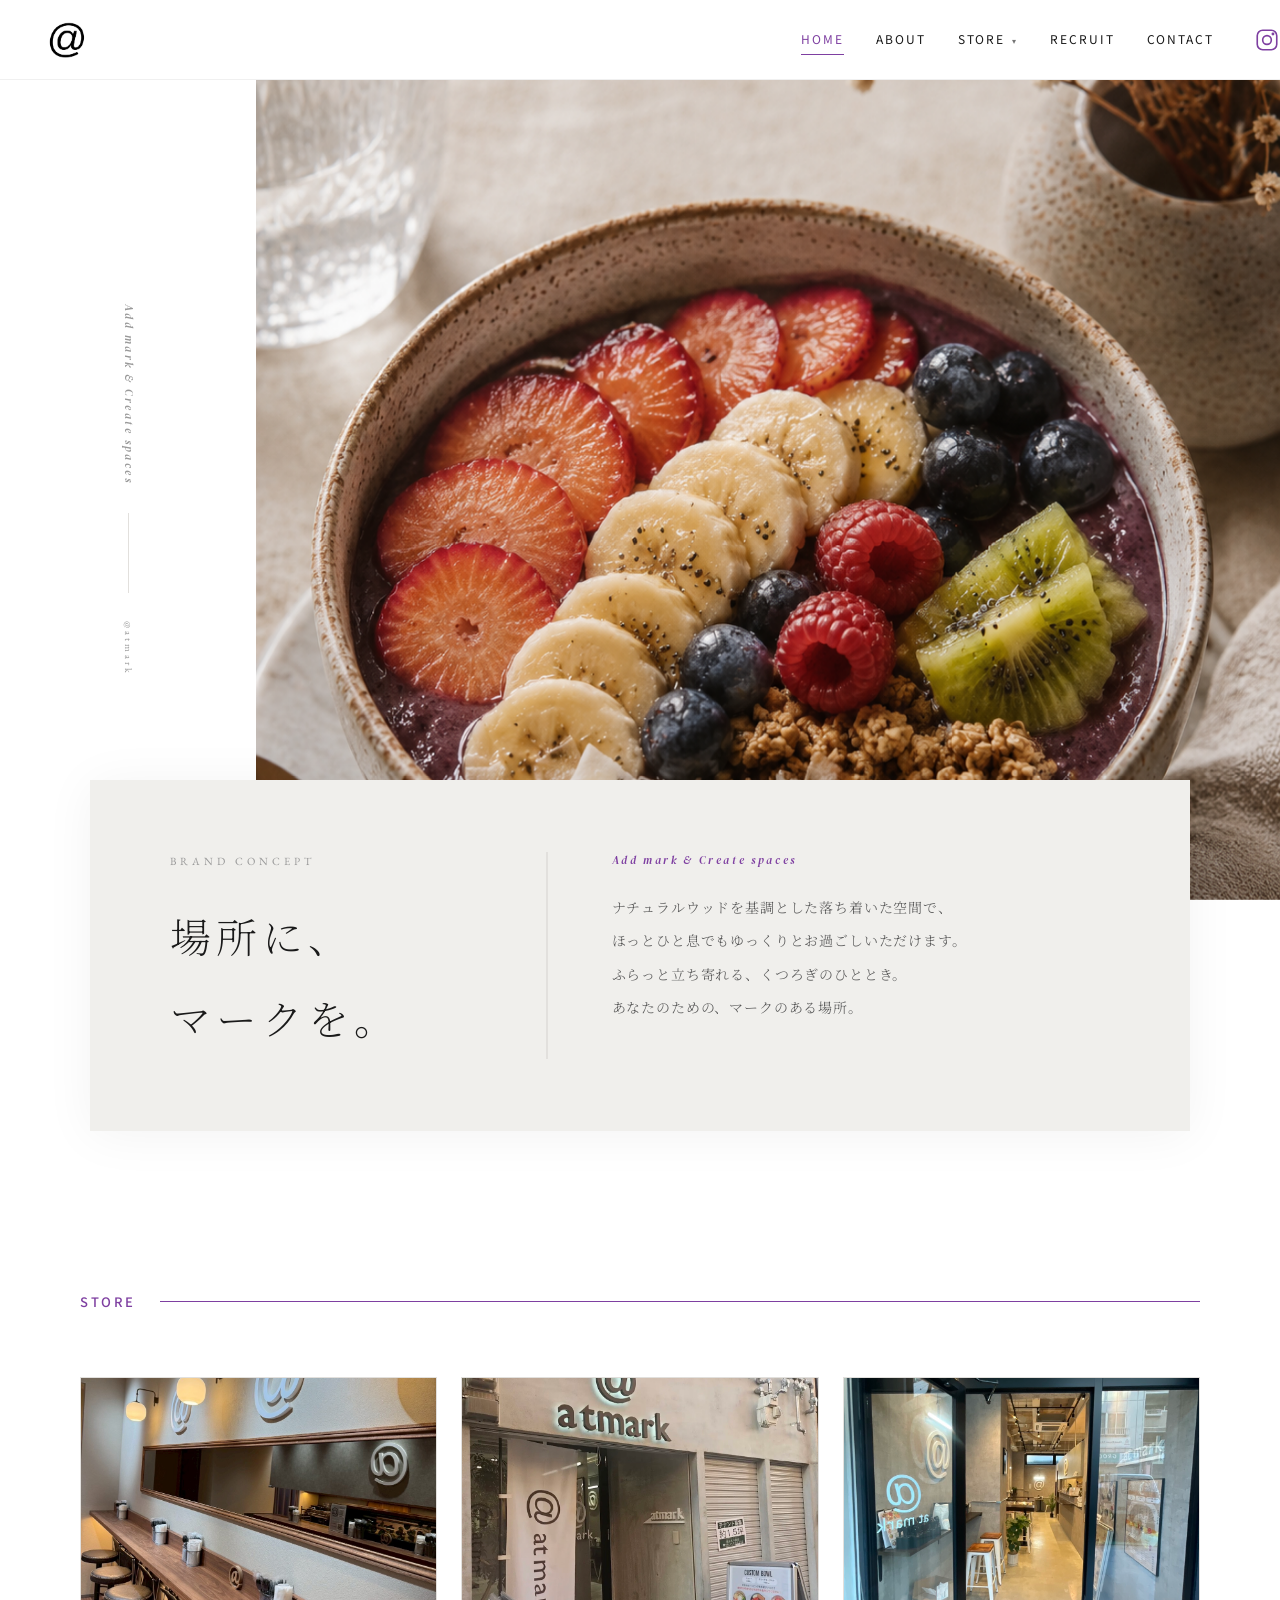
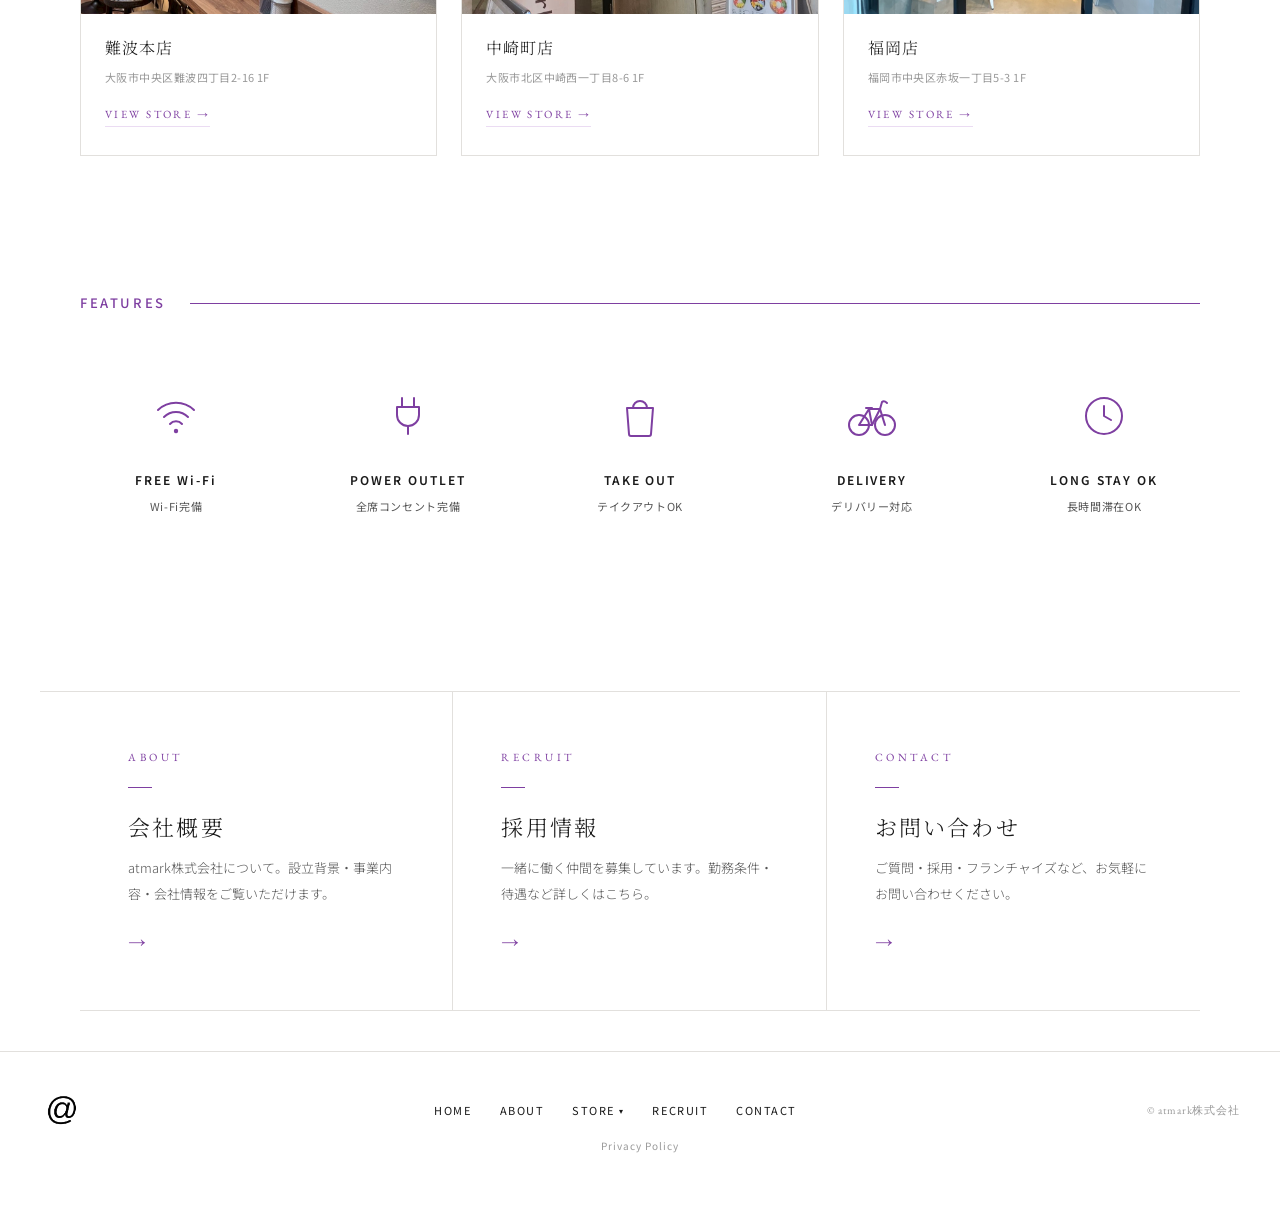
<file: index.html>
<!DOCTYPE html>
<html lang="ja">

<head>
  <meta charset="UTF-8">
  <meta name="viewport" content="width=device-width, initial-scale=1.0">
  <title>@atmark｜大阪・福岡のアサイーボウル＆グリークヨーグルト専門店</title>
  <meta name="description" content="大阪・福岡でアサイーボウル＆グリークヨーグルト専門店を展開するatmark株式会社。ナチュラルウッドの落ち着いた空間で、心地よいひとときを。3店舗展開中。">
  <link rel="canonical" href="https://atmarkgroup.com/">
  <meta property="og:type" content="website">
  <meta property="og:url" content="https://atmarkgroup.com/">
  <meta property="og:site_name" content="@atmark">
  <meta property="og:title" content="@atmark｜大阪・福岡のアサイーボウル＆グリークヨーグルト専門店">
  <meta property="og:description" content="大阪・福岡でアサイーボウル＆グリークヨーグルト専門店を展開するatmark株式会社。ナチュラルウッドの落ち着いた空間で、心地よいひとときを。3店舗展開中。">
  <meta property="og:image" content="https://atmarkgroup.com/images/common/hero.jpg">
  <meta name="twitter:card" content="summary_large_image">

  <link rel="preconnect" href="https://fonts.googleapis.com">
  <link rel="preconnect" href="https://fonts.gstatic.com" crossorigin>
  <link
    href="https://fonts.googleapis.com/css2?family=DM+Serif+Display:ital@0;1&family=EB+Garamond:ital,wght@0,400;0,500;1,400&family=Noto+Sans+JP:wght@300;400;500&family=Noto+Serif+JP:wght@200;300;400;500&display=swap"
    rel="stylesheet">
  <link rel="icon" href="images/common/favicon.png" type="image/png">
  <link rel="stylesheet" href="css/style.css">
  <script src="js/loading.js" defer></script>
  <script type="application/ld+json">
  {
    "@context": "https://schema.org",
    "@type": "Organization",
    "name": "atmark株式会社",
    "url": "https://atmarkgroup.com",
    "logo": "https://atmarkgroup.com/images/common/logo.png",
    "foundingDate": "2020-03-02",
    "address": {
      "@type": "PostalAddress",
      "streetAddress": "中崎西1-8-2",
      "addressLocality": "大阪市北区",
      "addressRegion": "大阪府",
      "addressCountry": "JP"
    },
    "sameAs": ["https://www.instagram.com/atmark.acai"]
  }
  </script>
</head>

<body>
  <script src="js/header.js"></script>

  <section id="main-content" class="hero-c" aria-label="@atmark">
    <div class="hero-c__visual">
      <img src="images/common/main.jpg" alt="@atmarkのアサイーボウル" width="1122" height="1402">
    </div>
    <div class="hero-c__side" aria-hidden="true">
      <span class="hero-c__side-text">Add mark &amp; Create spaces</span>
      <span class="hero-c__side-line"></span>
      <span class="hero-c__side-brand">@atmark</span>
    </div>
  </section>

  <div class="concept-wrap">
    <div class="concept">
      <div>
        <span class="concept__kicker">BRAND CONCEPT</span>
        <h1 class="concept__heading">場所に、<br>マークを。</h1>
      </div>
      <div class="concept__divider" aria-hidden="true"></div>
      <div>
        <span class="concept__sub">Add mark &amp; Create spaces</span>
        <p class="concept__body">
          ナチュラルウッドを基調とした落ち着いた空間で、<br>ほっとひと息でもゆっくりとお過ごしいただけます。<br>ふらっと立ち寄れる、くつろぎのひととき。<br>あなたのための、マークのある場所。</p>
      </div>
    </div>
  </div>

  <section class="stores">
    <div class="container">
      <h2 class="section-head">
        <span class="section-head__title">STORE</span>
        <span class="section-head__rule" aria-hidden="true"></span>
      </h2>
      <ul class="stores__grid">
        <li class="store-card">
          <div class="store-card__img">
            <img src="images/store/namba/interior-01.jpg" alt="難波本店" loading="lazy" width="1108" height="1477">
          </div>
          <div class="store-card__body">
            <p class="store-card__name">難波本店</p>
            <p class="store-card__address">大阪市中央区難波四丁目2-16 1F</p>
            <a href="store/namba/index.html" class="store-card__link">VIEW STORE →</a>
          </div>
        </li>
        <li class="store-card">
          <div class="store-card__img">
            <img src="images/store/nakazakicho/exterior-01.jpg" alt="中崎町店" loading="lazy" width="1114" height="1470">
          </div>
          <div class="store-card__body">
            <p class="store-card__name">中崎町店</p>
            <p class="store-card__address">大阪市北区中崎西一丁目8-6 1F</p>
            <a href="store/nakazakicho/index.html" class="store-card__link">VIEW STORE →</a>
          </div>
        </li>
        <li class="store-card">
          <div class="store-card__img">
            <img src="images/store/fukuoka/exterior-01.jpg" alt="福岡店" loading="lazy" width="1108" height="1477">
          </div>
          <div class="store-card__body">
            <p class="store-card__name">福岡店</p>
            <p class="store-card__address">福岡市中央区赤坂一丁目5-3 1F</p>
            <a href="store/fukuoka/index.html" class="store-card__link">VIEW STORE →</a>
          </div>
        </li>
      </ul>
    </div>
  </section>

  <section class="features">
    <div class="container">
      <h2 class="section-head">
        <span class="section-head__title">FEATURES</span>
        <span class="section-head__rule" aria-hidden="true"></span>
      </h2>
      <ul class="features__grid">
        <li class="feat">
          <span class="feat__icon" aria-hidden="true">
            <svg viewBox="0 0 48 48" fill="none" stroke="currentColor" stroke-width="2" stroke-linecap="round"
              stroke-linejoin="round">
              <path d="M6 18a26 26 0 0 1 36 0" />
              <path d="M12 25a17 17 0 0 1 24 0" />
              <path d="M18 32a8 8 0 0 1 12 0" />
              <circle cx="24" cy="39" r="2.2" fill="currentColor" stroke="none" />
            </svg>
          </span>
          <p class="feat__en">FREE Wi-Fi</p>
          <p class="feat__ja">Wi-Fi完備</p>
        </li>
        <li class="feat">
          <span class="feat__icon" aria-hidden="true">
            <svg viewBox="0 0 48 48" fill="none" stroke="currentColor" stroke-width="2" stroke-linecap="round"
              stroke-linejoin="round">
              <path d="M18 6v9" />
              <path d="M30 6v9" />
              <path d="M13 15h22v8a11 11 0 0 1-22 0z" />
              <path d="M24 34v8" />
            </svg>
          </span>
          <p class="feat__en">POWER OUTLET</p>
          <p class="feat__ja">全席コンセント完備</p>
        </li>
        <li class="feat">
          <span class="feat__icon" aria-hidden="true">
            <svg viewBox="0 0 48 48" fill="none" stroke="currentColor" stroke-width="2" stroke-linecap="round"
              stroke-linejoin="round">
              <path d="M11 16h26l-2 26a2 2 0 0 1-2 2H15a2 2 0 0 1-2-2z" />
              <path d="M17 16a7 7 0 0 1 14 0" />
            </svg>
          </span>
          <p class="feat__en">TAKE OUT</p>
          <p class="feat__ja">テイクアウトOK</p>
        </li>
        <li class="feat">
          <span class="feat__icon" aria-hidden="true">
            <svg viewBox="0 0 48 48" fill="none" stroke="currentColor" stroke-width="2" stroke-linecap="round"
              stroke-linejoin="round">
              <circle cx="11" cy="33" r="10" />
              <circle cx="37" cy="33" r="10" />
              <path d="M11 33 L24 33 L21 17 Z" />
              <path d="M24 33 L32 17" />
              <path d="M21 17 L32 17" />
              <path d="M32 17 L37 33" />
              <path d="M32 17 L34 10 Q36 8 39 11" />
              <path d="M18 16 L24 16" />
            </svg>
          </span>
          <p class="feat__en">DELIVERY</p>
          <p class="feat__ja">デリバリー対応</p>
        </li>
        <li class="feat">
          <span class="feat__icon" aria-hidden="true">
            <svg viewBox="0 0 48 48" fill="none" stroke="currentColor" stroke-width="2" stroke-linecap="round"
              stroke-linejoin="round">
              <circle cx="24" cy="24" r="18" />
              <path d="M24 14v10l7 4" />
            </svg>
          </span>
          <p class="feat__en">LONG STAY OK</p>
          <p class="feat__ja">長時間滞在OK</p>
        </li>
      </ul>
    </div>
  </section>

  <section class="page-nav">
    <div class="container">
      <a href="about/index.html" class="page-nav__item">
        <span class="page-nav__en">ABOUT</span>
        <span class="page-nav__rule" aria-hidden="true"></span>
        <div class="page-nav__body">
          <h2 class="page-nav__title">会社概要</h2>
          <p class="page-nav__desc">atmark株式会社について。設立背景・事業内容・会社情報をご覧いただけます。</p>
        </div>
        <span class="page-nav__arrow" aria-hidden="true">→</span>
      </a>
      <a href="recruit/index.html" class="page-nav__item">
        <span class="page-nav__en">RECRUIT</span>
        <span class="page-nav__rule" aria-hidden="true"></span>
        <div class="page-nav__body">
          <h2 class="page-nav__title">採用情報</h2>
          <p class="page-nav__desc">一緒に働く仲間を募集しています。勤務条件・待遇など詳しくはこちら。</p>
        </div>
        <span class="page-nav__arrow" aria-hidden="true">→</span>
      </a>
      <a href="contact/index.html" class="page-nav__item">
        <span class="page-nav__en">CONTACT</span>
        <span class="page-nav__rule" aria-hidden="true"></span>
        <div class="page-nav__body">
          <h2 class="page-nav__title">お問い合わせ</h2>
          <p class="page-nav__desc">ご質問・採用・フランチャイズなど、お気軽にお問い合わせください。</p>
        </div>
        <span class="page-nav__arrow" aria-hidden="true">→</span>
      </a>
    </div>
  </section>


  <script src="js/footer.js"></script>

  <script src="js/nav.js" defer></script>
</body>

</html>
</file>
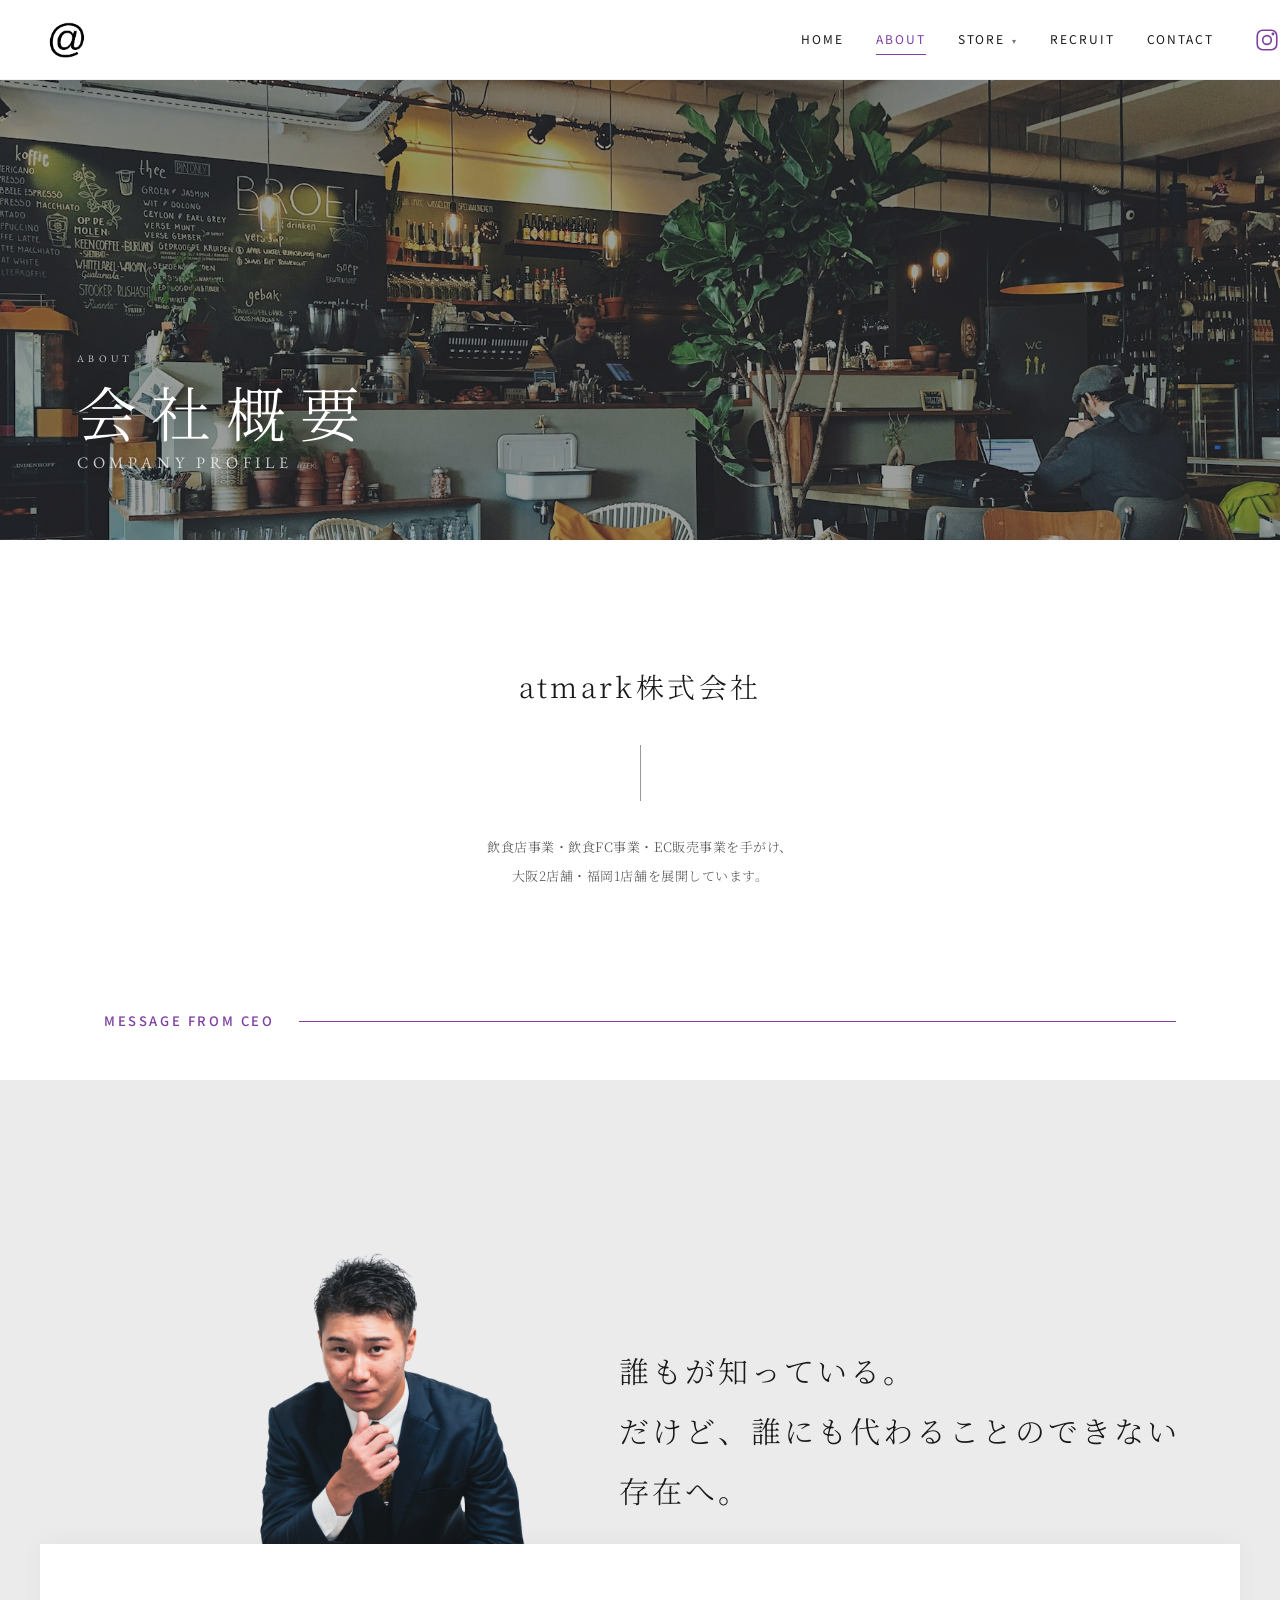
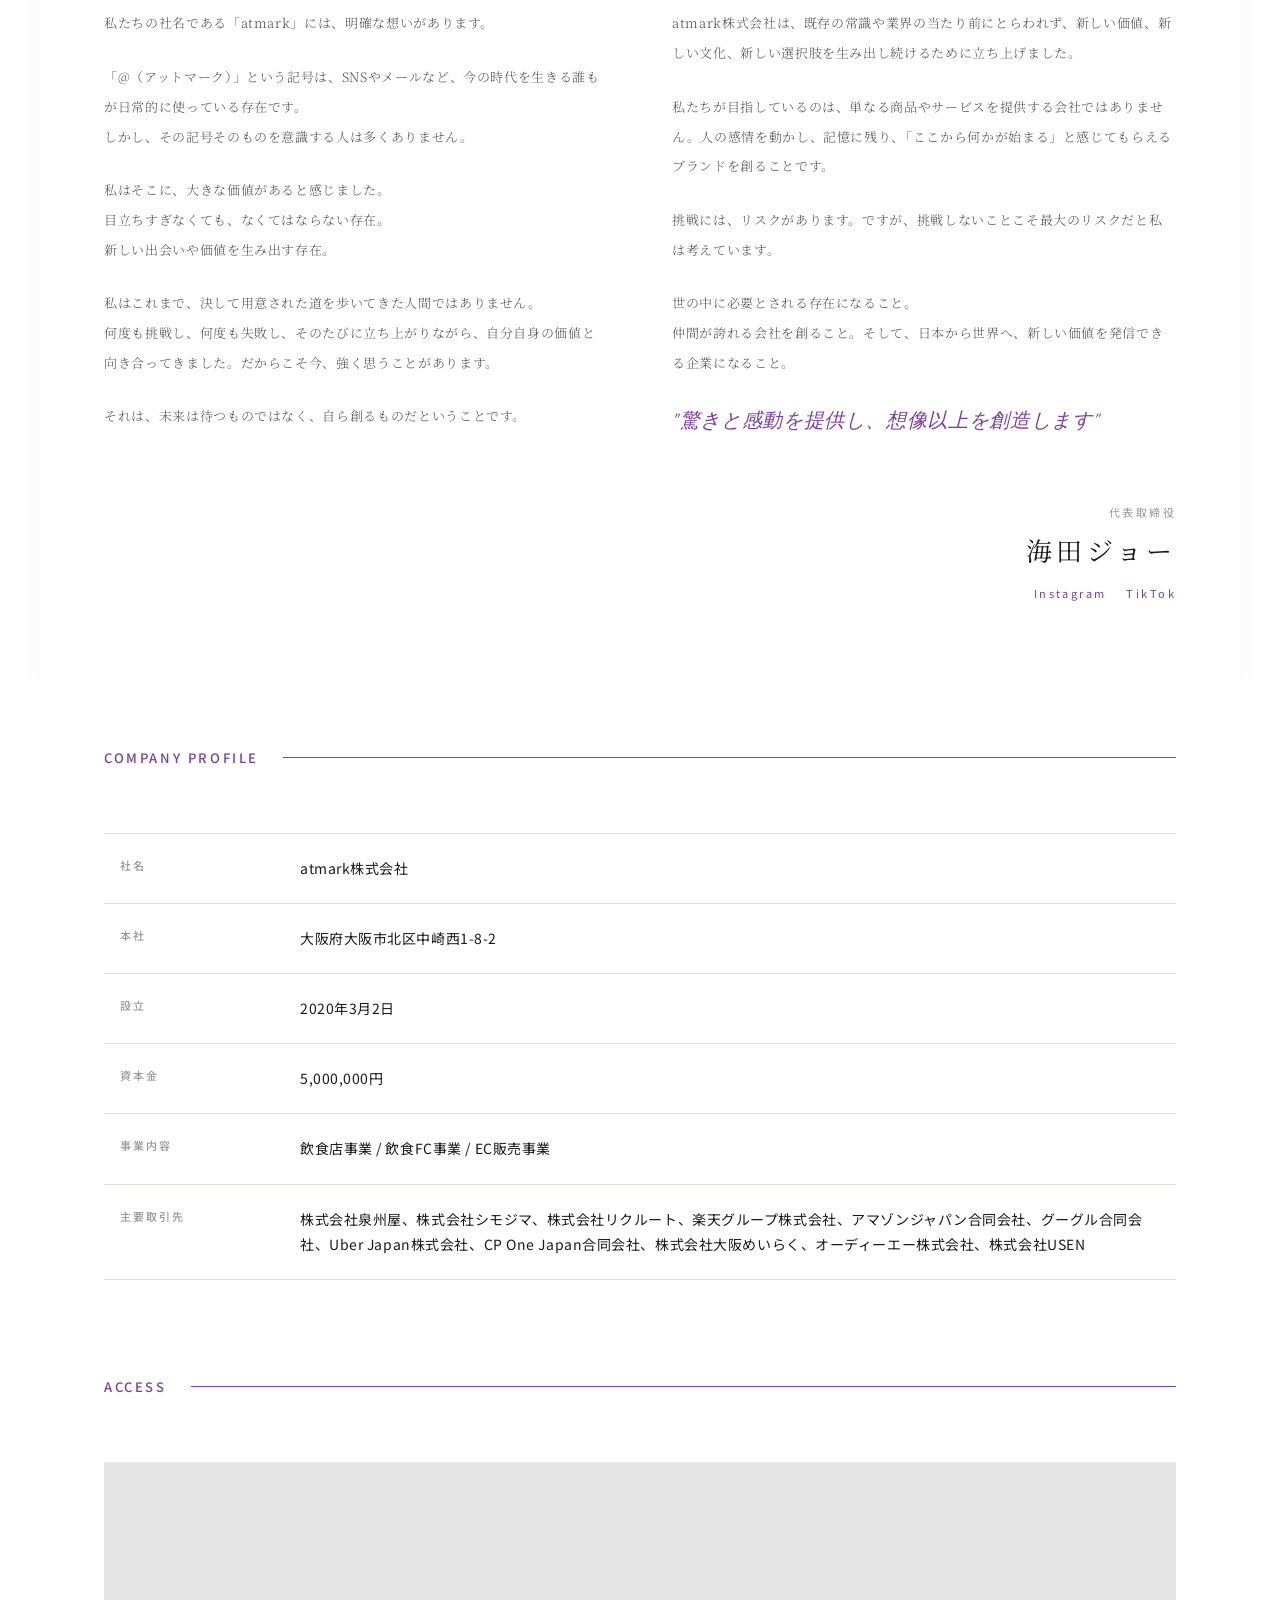
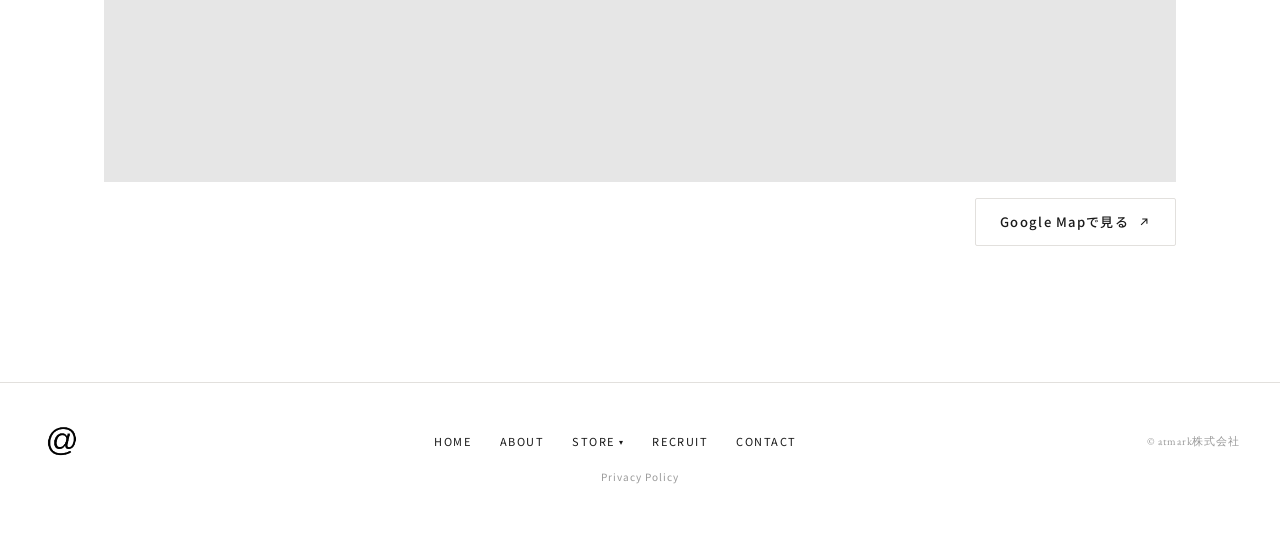
<file: about/index.html>
<!DOCTYPE html>
<html lang="ja">

<head>
  <meta charset="UTF-8">
  <meta name="viewport" content="width=device-width, initial-scale=1.0">
  <title>会社概要・企業情報 | atmark株式会社 アサイーボウル専門店</title>
  <meta name="description" content="atmark株式会社の会社概要。2020年大阪創業、飲食店事業・フランチャイズ・通信販売を展開。大阪2店舗・福岡1店舗を運営する「場所に、マークを。」のアサイーボウル＆グリークヨーグルト専門店です。">
  <link rel="canonical" href="https://atmarkgroup.com/about/">
  <meta property="og:type" content="website">
  <meta property="og:url" content="https://atmarkgroup.com/about/">
  <meta property="og:site_name" content="@atmark">
  <meta property="og:title" content="会社概要・企業情報 | atmark株式会社">
  <meta property="og:description" content="atmark株式会社の会社概要。2020年大阪創業、飲食店事業・フランチャイズ・通信販売を展開。大阪2店舗・福岡1店舗を運営するアサイーボウル＆グリークヨーグルト専門店。">
  <meta property="og:image" content="https://atmarkgroup.com/images/common/hero.jpg">
  <meta name="twitter:card" content="summary_large_image">

  <link rel="preconnect" href="https://fonts.googleapis.com">
  <link rel="preconnect" href="https://fonts.gstatic.com" crossorigin>
  <link
    href="https://fonts.googleapis.com/css2?family=DM+Serif+Display:ital@0;1&family=EB+Garamond:ital,wght@0,400;0,500;1,400&family=Noto+Sans+JP:wght@300;400;500&family=Noto+Serif+JP:wght@200;300;400;500&display=swap"
    rel="stylesheet">
  <link rel="icon" href="../images/common/favicon.png" type="image/png">
  <link rel="stylesheet" href="../css/style.css">
  <script src="../js/loading.js" defer></script>
  <script type="application/ld+json">
  {
    "@context": "https://schema.org",
    "@type": "Organization",
    "name": "atmark株式会社",
    "url": "https://atmarkgroup.com",
    "logo": "https://atmarkgroup.com/images/common/logo.png",
    "foundingDate": "2020-03-02",
    "address": {
      "@type": "PostalAddress",
      "streetAddress": "中崎西1-8-2",
      "addressLocality": "大阪市北区",
      "addressRegion": "大阪府",
      "addressCountry": "JP"
    },
    "sameAs": ["https://www.instagram.com/atmark.acai"]
  }
  </script>
</head>

<body>
  <script src="../js/header.js"></script>

  <section id="main-content" class="hero-sub" aria-label="会社概要">
    <img src="../images/common/hero.jpg" alt="" class="hero-sub__img" loading="eager" width="1800" height="1234">
    <div class="hero-sub__overlay">
      <p class="hero-sub__label">ABOUT</p>
      <h1 class="hero-sub__title">会社概要</h1>
      <p class="hero-sub__en">COMPANY PROFILE</p>
    </div>
  </section>

  <section class="page-lead">
    <p class="page-lead__title">atmark株式会社</p>
    <span class="page-lead__rule" aria-hidden="true"></span>
    <p class="page-lead__body">飲食店事業・飲食FC事業・EC販売事業を手がけ、<br>大阪2店舗・福岡1店舗を展開しています。</p>
  </section>

  <section class="ceo-section" aria-label="代表挨拶">
    <div class="section-head ceo-section__head">
      <span class="section-head__title">MESSAGE FROM CEO</span>
      <span class="section-head__rule" aria-hidden="true"></span>
    </div>

    <div class="ceo-upper">
      <div class="ceo-upper__photo">
        <img src="../images/about/ceo_nobg.png" alt="代表取締役" loading="lazy" width="6000" height="4000">
      </div>
      <div class="ceo-upper__quote-wrap">
        <p class="ceo-upper__quote">
          誰もが知っている。<br>
          だけど、誰にも代わることのできない存在へ。
        </p>
      </div>
    </div>

    <div class="ceo-lower">
      <div class="ceo-body-grid">
        <div class="ceo-body__col">
          <p>私たちの社名である「atmark」には、明確な想いがあります。</p>
          <p>「@（アットマーク）」という記号は、SNSやメールなど、今の時代を生きる誰もが日常的に使っている存在です。<br>
            しかし、その記号そのものを意識する人は多くありません。</p>
          <p>私はそこに、大きな価値があると感じました。<br>
            目立ちすぎなくても、なくてはならない存在。<br>
            新しい出会いや価値を生み出す存在。</p>
          <p>私はこれまで、決して用意された道を歩いてきた人間ではありません。<br>
            何度も挑戦し、何度も失敗し、そのたびに立ち上がりながら、自分自身の価値と向き合ってきました。だからこそ今、強く思うことがあります。</p>
          <p>それは、未来は待つものではなく、自ら創るものだということです。</p>
        </div>
        <div class="ceo-body__col">
          <p>atmark株式会社は、既存の常識や業界の当たり前にとらわれず、新しい価値、新しい文化、新しい選択肢を生み出し続けるために立ち上げました。</p>
          <p>私たちが目指しているのは、単なる商品やサービスを提供する会社ではありません。人の感情を動かし、記憶に残り、「ここから何かが始まる」と感じてもらえるブランドを創ることです。</p>
          <p>挑戦には、リスクがあります。ですが、挑戦しないことこそ最大のリスクだと私は考えています。</p>
          <p>世の中に必要とされる存在になること。<br>
            仲間が誇れる会社を創ること。そして、日本から世界へ、新しい価値を発信できる企業になること。</p>
          <p class="ceo-closing-inner__text">"驚きと感動を提供し、想像以上を創造します"</p>
        </div>
      </div>

      <div class="ceo-footer">
        <div class="ceo-footer__sig">
          <p class="ceo-footer__sig-title">代表取締役</p>
          <p class="ceo-footer__sig-name">海田ジョー</p>
          <div class="ceo-sns">
            <a href="https://www.instagram.com/joe_kaida?igsh=MXdveTd4bTRraG5udQ==" target="_blank" rel="noopener noreferrer"
              class="ceo-sns__link">Instagram</a>
            <a href="https://www.tiktok.com/@atmark.acai" target="_blank" rel="noopener noreferrer"
              class="ceo-sns__link">TikTok</a>
          </div>
        </div>
      </div>
    </div>
  </section>

  <section class="about-content">
    <div class="container">
      <h2 class="section-head">
        <span class="section-head__title">COMPANY PROFILE</span>
        <span class="section-head__rule" aria-hidden="true"></span>
      </h2>
      <table class="corp-table">
        <tbody>
          <tr>
            <th scope="row">社名</th>
            <td>atmark株式会社</td>
          </tr>
          <tr>
            <th scope="row">本社</th>
            <td>大阪府大阪市北区中崎西1-8-2</td>
          </tr>
          <tr>
            <th scope="row">設立</th>
            <td>2020年3月2日</td>
          </tr>
          <tr>
            <th scope="row">資本金</th>
            <td>5,000,000円</td>
          </tr>
          <tr>
            <th scope="row">事業内容</th>
            <td>飲食店事業 / 飲食FC事業 / EC販売事業</td>
          </tr>
          <tr>
            <th scope="row">主要取引先</th>
            <td>株式会社泉州屋、株式会社シモジマ、株式会社リクルート、楽天グループ株式会社、アマゾンジャパン合同会社、グーグル合同会社、Uber Japan株式会社、CP One
              Japan合同会社、株式会社大阪めいらく、オーディーエー株式会社、株式会社USEN</td>
          </tr>
        </tbody>
      </table>
    </div>
  </section>

  <section class="about-map">
    <div class="container">
      <h2 class="section-head">
        <span class="section-head__title">ACCESS</span>
        <span class="section-head__rule" aria-hidden="true"></span>
      </h2>
      <div class="map">
        <iframe
          src="https://www.google.com/maps/embed?pb=!1m18!1m12!1m3!1d3279.9170415998033!2d135.5037257!3d34.7072723!2m3!1f0!2f0!3f0!3m2!1i1024!2i768!4f13.1!3m3!1m2!1s0x6000e7eaade66dc9%3A0x6c17f952a5bb9212!2zYXRtYXJr5qCq5byP5Lya56S-!5e0!3m2!1sja!2sjp!4v1778931131849!5m2!1sja!2sjp"
          loading="lazy" referrerpolicy="no-referrer-when-downgrade" allowfullscreen title="atmark株式会社 本社 地図"></iframe>
      </div>
      <div class="map-actions">
        <a href="https://maps.app.goo.gl/sxgcVT1TPgYiGkJz8?g_st=ic" target="_blank" rel="noopener noreferrer"
          class="btn btn--ghost">
          Google Mapで見る
          <svg viewBox="0 0 24 24" width="14" height="14" fill="none" stroke="currentColor" stroke-width="1.8"
            aria-hidden="true">
            <path d="M7 17L17 7M9 7h8v8" />
          </svg>
        </a>
      </div>
    </div>
  </section>


  <script src="../js/footer.js"></script>

  <script src="../js/nav.js" defer></script>
</body>

</html>
</file>
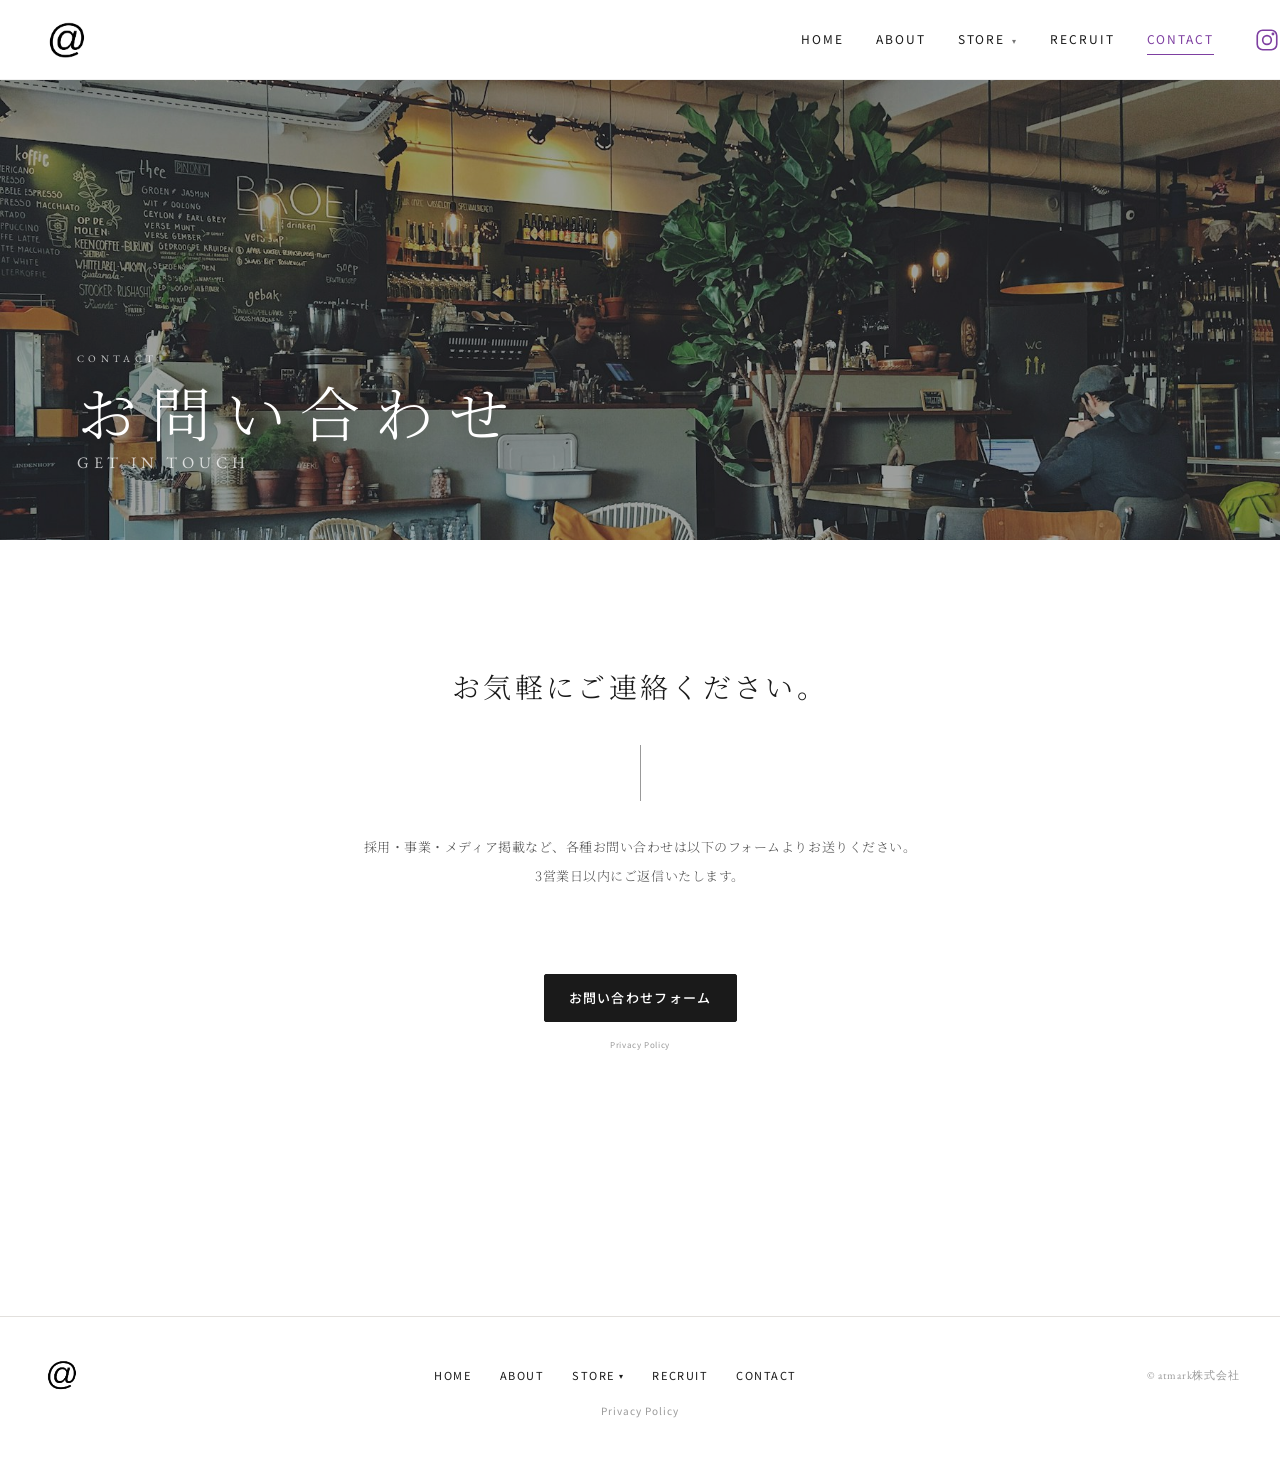
<file: contact/index.html>
<!DOCTYPE html>
<html lang="ja">

<head>
  <meta charset="UTF-8">
  <meta name="viewport" content="width=device-width, initial-scale=1.0">
  <title>お問い合わせ | @atmark アサイーボウル専門店</title>
  <meta name="description" content="atmark株式会社へのお問い合わせはこちら。採用・事業提携・メディア掲載など各種ご相談をお受けしています。お気軽にフォームよりご連絡ください。">
  <link rel="canonical" href="https://atmarkgroup.com/contact/">
  <meta property="og:type" content="website">
  <meta property="og:url" content="https://atmarkgroup.com/contact/">
  <meta property="og:site_name" content="@atmark">
  <meta property="og:title" content="お問い合わせ | @atmark アサイーボウル専門店">
  <meta property="og:description" content="atmark株式会社へのお問い合わせ。採用・事業提携・メディア掲載など各種ご相談をお受けしています。お気軽にフォームよりご連絡ください。">
  <meta property="og:image" content="https://atmarkgroup.com/images/common/hero.jpg">
  <meta name="twitter:card" content="summary_large_image">

  <link rel="preconnect" href="https://fonts.googleapis.com">
  <link rel="preconnect" href="https://fonts.gstatic.com" crossorigin>
  <link
    href="https://fonts.googleapis.com/css2?family=DM+Serif+Display:ital@0;1&family=EB+Garamond:ital,wght@0,400;0,500;1,400&family=Noto+Sans+JP:wght@300;400;500&family=Noto+Serif+JP:wght@200;300;400;500&display=swap"
    rel="stylesheet">
  <link rel="icon" href="../images/common/favicon.png" type="image/png">
  <link rel="stylesheet" href="../css/style.css">
  <script src="../js/loading.js" defer></script>
  <script type="application/ld+json">
  {
    "@context": "https://schema.org",
    "@type": "Organization",
    "name": "atmark株式会社",
    "url": "https://atmarkgroup.com",
    "logo": "https://atmarkgroup.com/images/common/logo.png",
    "foundingDate": "2020-03-02",
    "address": {
      "@type": "PostalAddress",
      "streetAddress": "中崎西1-8-2",
      "addressLocality": "大阪市北区",
      "addressRegion": "大阪府",
      "addressCountry": "JP"
    },
    "sameAs": ["https://www.instagram.com/atmark.acai"]
  }
  </script>
</head>

<body>
  <script src="../js/header.js"></script>

  <section id="main-content" class="hero-sub" aria-label="お問い合わせ">
    <img src="../images/common/hero.jpg" alt="" class="hero-sub__img" loading="eager" width="1800" height="1234">
    <div class="hero-sub__overlay">
      <p class="hero-sub__label">CONTACT</p>
      <h1 class="hero-sub__title">お問い合わせ</h1>
      <p class="hero-sub__en">GET IN TOUCH</p>
    </div>
  </section>

  <section class="page-lead">
    <p class="page-lead__title">お気軽にご連絡ください。</p>
    <span class="page-lead__rule" aria-hidden="true"></span>
    <p class="page-lead__body">採用・事業・メディア掲載など、各種お問い合わせは以下のフォームよりお送りください。<br>3営業日以内にご返信いたします。</p>
  </section>

  <section class="contact-content">
    <div class="container">
      <a href="https://docs.google.com/forms/d/e/1FAIpQLSch_Ej55ke5lOfHAPuCbvZyeWGM3cYci21JoMM3NtPN2iku8A/viewform"
        target="_blank" rel="noopener noreferrer" class="btn btn--solid">お問い合わせフォーム</a>
      <a href="../privacy/index.html" class="cta-privacy">Privacy Policy</a>
    </div>
  </section>


  <script src="../js/footer.js"></script>

  <script src="../js/nav.js" defer></script>
</body>

</html>
</file>
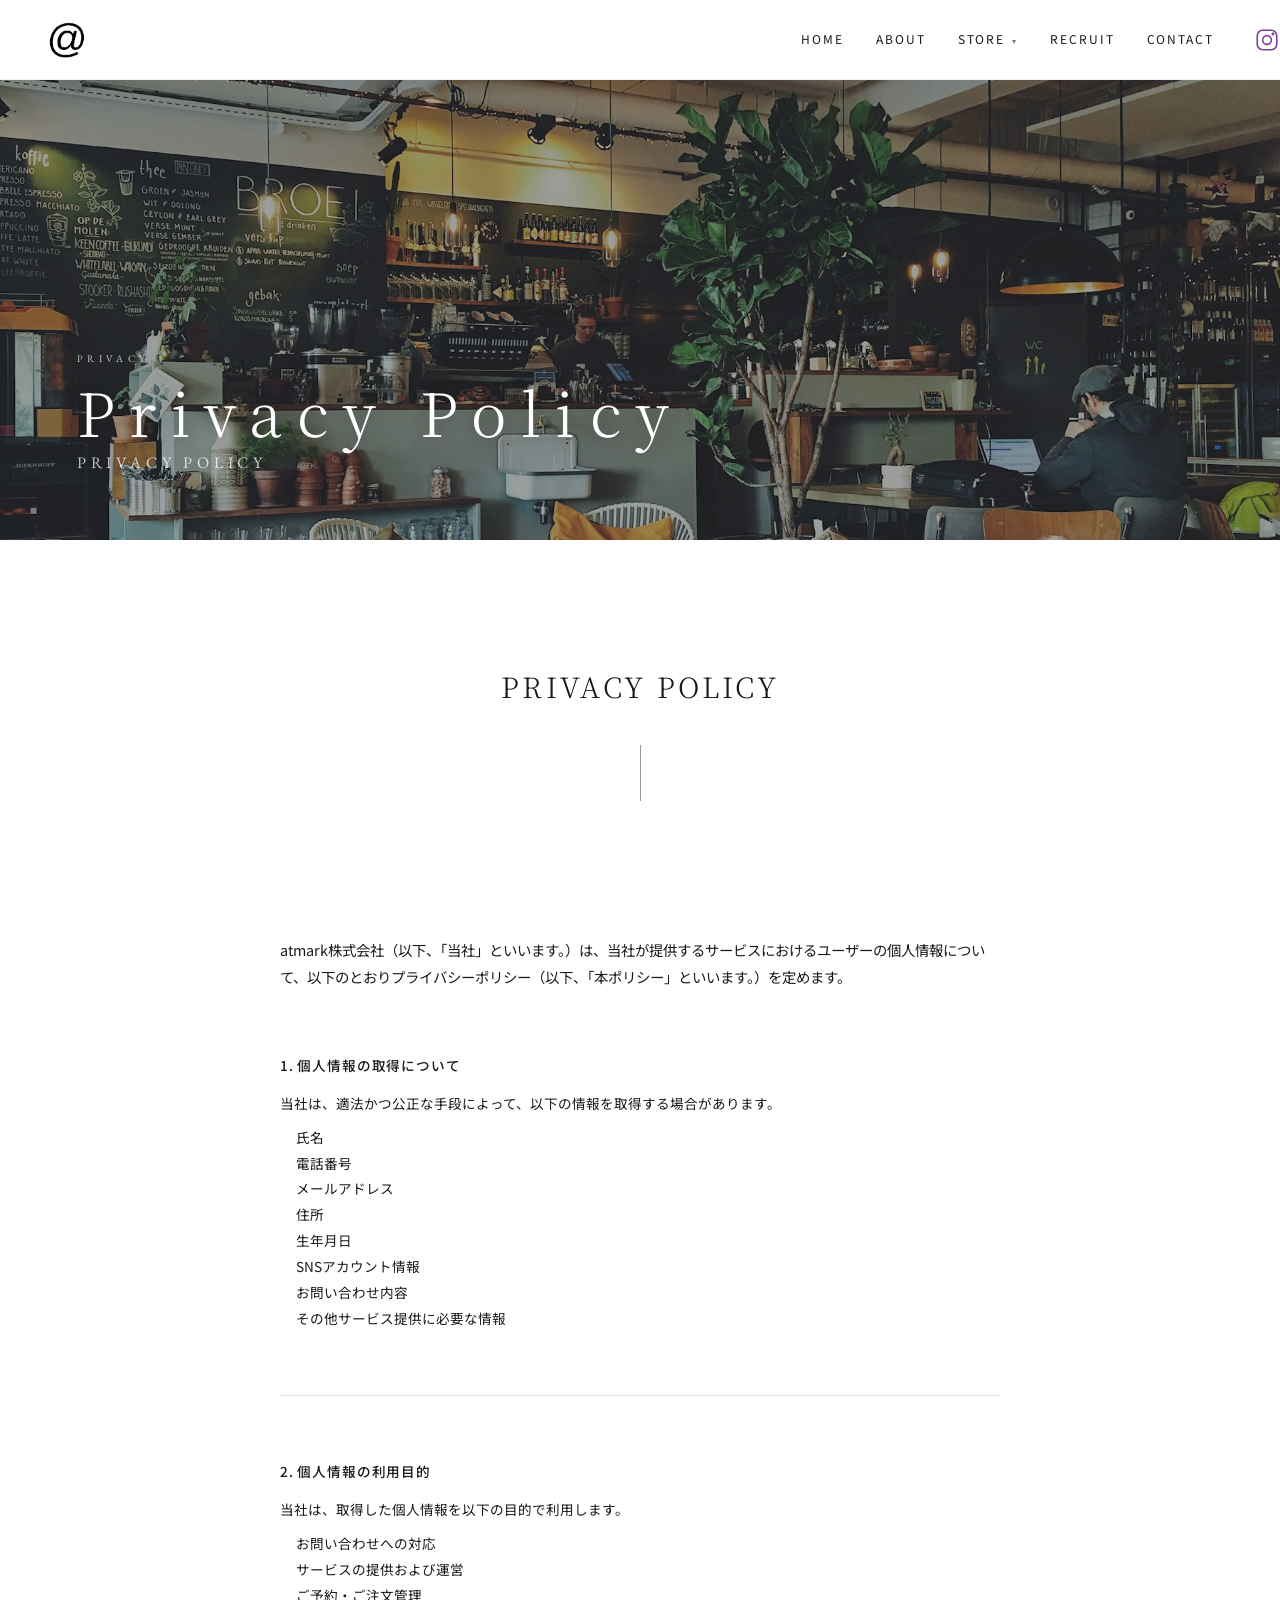
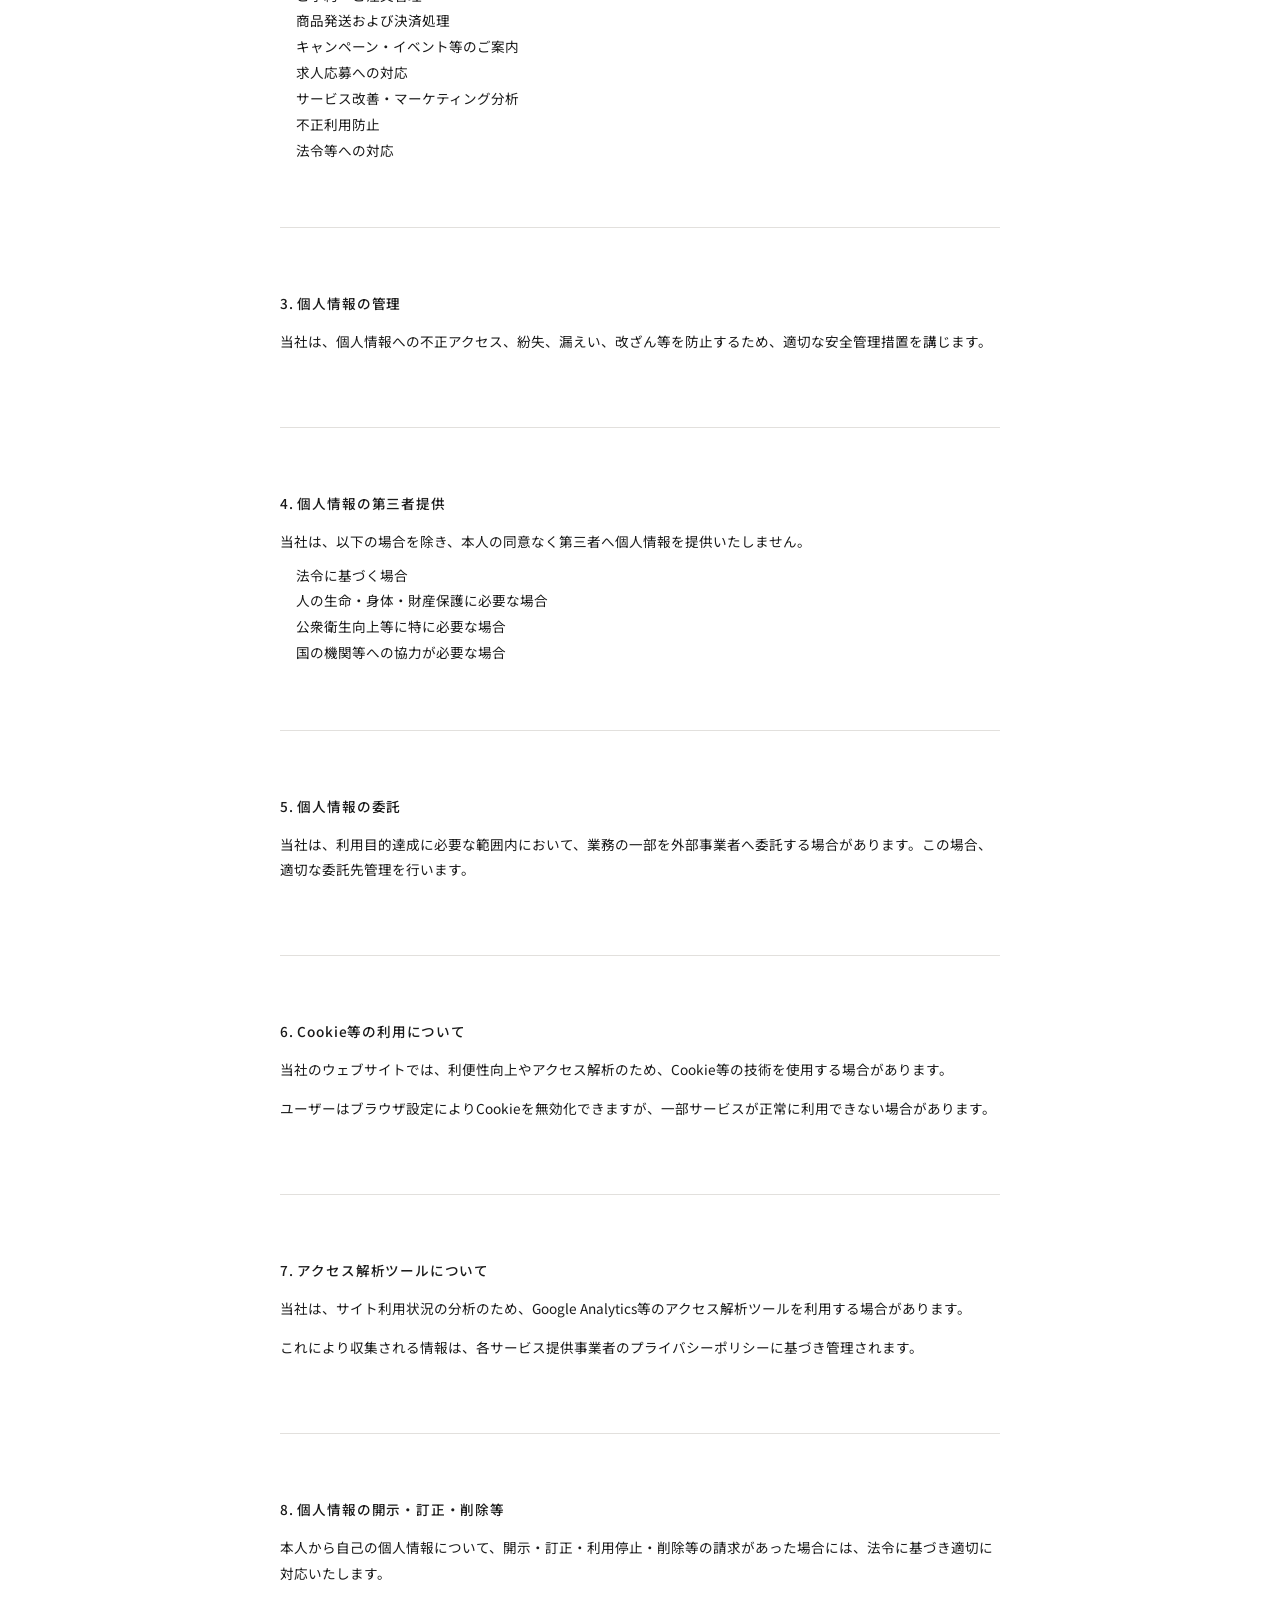
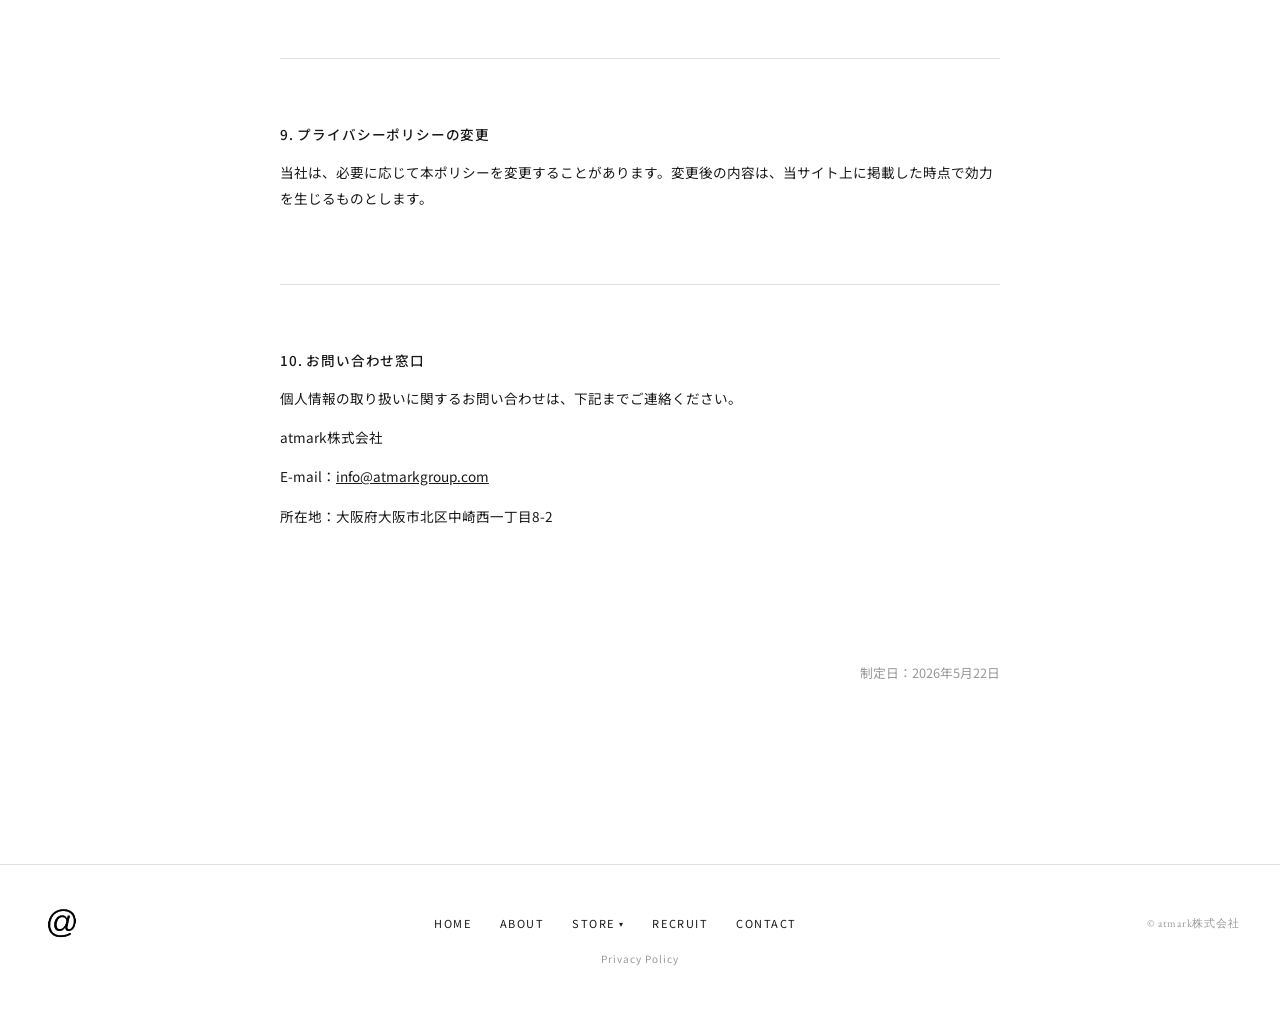
<file: privacy/index.html>
<!DOCTYPE html>
<html lang="ja">

<head>
  <meta charset="UTF-8">
  <meta name="viewport" content="width=device-width, initial-scale=1.0">
  <title>プライバシーポリシー | @atmark</title>
  <meta name="description" content="atmark株式会社のプライバシーポリシー。個人情報の取得・利用・管理方法についての方針を定めています。">
  <link rel="canonical" href="https://atmarkgroup.com/privacy/">
  <meta property="og:type" content="website">
  <meta property="og:url" content="https://atmarkgroup.com/privacy/">
  <meta property="og:site_name" content="@atmark">
  <meta property="og:title" content="プライバシーポリシー | @atmark">
  <meta property="og:description" content="atmark株式会社のプライバシーポリシー。個人情報の取得・利用・管理方法についての方針を定めています。">
  <meta property="og:image" content="https://atmarkgroup.com/images/common/hero.jpg">
  <meta name="twitter:card" content="summary_large_image">

  <link rel="preconnect" href="https://fonts.googleapis.com">
  <link rel="preconnect" href="https://fonts.gstatic.com" crossorigin>
  <link
    href="https://fonts.googleapis.com/css2?family=DM+Serif+Display:ital@0;1&family=EB+Garamond:ital,wght@0,400;0,500;1,400&family=Noto+Sans+JP:wght@300;400;500&family=Noto+Serif+JP:wght@200;300;400;500&display=swap"
    rel="stylesheet">
  <link rel="icon" href="../images/common/favicon.png" type="image/png">
  <link rel="stylesheet" href="../css/style.css">
  <script src="../js/loading.js" defer></script>
  <script type="application/ld+json">
  {
    "@context": "https://schema.org",
    "@type": "Organization",
    "name": "atmark株式会社",
    "url": "https://atmarkgroup.com",
    "logo": "https://atmarkgroup.com/images/common/logo.png",
    "foundingDate": "2020-03-02",
    "address": {
      "@type": "PostalAddress",
      "streetAddress": "中崎西1-8-2",
      "addressLocality": "大阪市北区",
      "addressRegion": "大阪府",
      "addressCountry": "JP"
    },
    "sameAs": ["https://www.instagram.com/atmark.acai"]
  }
  </script>
</head>

<body>
  <script src="../js/header.js"></script>

  <section id="main-content" class="hero-sub" aria-label="Privacy Policy">
    <img src="../images/common/hero.jpg" alt="" class="hero-sub__img" loading="eager" width="1800" height="1234">
    <div class="hero-sub__overlay">
      <p class="hero-sub__label">PRIVACY</p>
      <h1 class="hero-sub__title">Privacy Policy</h1>
      <p class="hero-sub__en">PRIVACY POLICY</p>
    </div>
  </section>

  <section class="page-lead page-lead--tight">
    <p class="page-lead__title">PRIVACY POLICY</p>
    <span class="page-lead__rule" aria-hidden="true"></span>
  </section>

  <section class="privacy-content">
    <div class="container">
      <div class="privacy-body">
        <p class="privacy-intro">atmark株式会社（以下、「当社」といいます。）は、当社が提供するサービスにおけるユーザーの個人情報について、以下のとおりプライバシーポリシー（以下、「本ポリシー」といいます。）を定めます。</p>

        <div class="privacy-section">
          <h2 class="privacy-section__title">1. 個人情報の取得について</h2>
          <p>当社は、適法かつ公正な手段によって、以下の情報を取得する場合があります。</p>
          <ul>
            <li>氏名</li>
            <li>電話番号</li>
            <li>メールアドレス</li>
            <li>住所</li>
            <li>生年月日</li>
            <li>SNSアカウント情報</li>
            <li>お問い合わせ内容</li>
            <li>その他サービス提供に必要な情報</li>
          </ul>
        </div>

        <div class="privacy-section">
          <h2 class="privacy-section__title">2. 個人情報の利用目的</h2>
          <p>当社は、取得した個人情報を以下の目的で利用します。</p>
          <ul>
            <li>お問い合わせへの対応</li>
            <li>サービスの提供および運営</li>
            <li>ご予約・ご注文管理</li>
            <li>商品発送および決済処理</li>
            <li>キャンペーン・イベント等のご案内</li>
            <li>求人応募への対応</li>
            <li>サービス改善・マーケティング分析</li>
            <li>不正利用防止</li>
            <li>法令等への対応</li>
          </ul>
        </div>

        <div class="privacy-section">
          <h2 class="privacy-section__title">3. 個人情報の管理</h2>
          <p>当社は、個人情報への不正アクセス、紛失、漏えい、改ざん等を防止するため、適切な安全管理措置を講じます。</p>
        </div>

        <div class="privacy-section">
          <h2 class="privacy-section__title">4. 個人情報の第三者提供</h2>
          <p>当社は、以下の場合を除き、本人の同意なく第三者へ個人情報を提供いたしません。</p>
          <ul>
            <li>法令に基づく場合</li>
            <li>人の生命・身体・財産保護に必要な場合</li>
            <li>公衆衛生向上等に特に必要な場合</li>
            <li>国の機関等への協力が必要な場合</li>
          </ul>
        </div>

        <div class="privacy-section">
          <h2 class="privacy-section__title">5. 個人情報の委託</h2>
          <p>当社は、利用目的達成に必要な範囲内において、業務の一部を外部事業者へ委託する場合があります。この場合、適切な委託先管理を行います。</p>
        </div>

        <div class="privacy-section">
          <h2 class="privacy-section__title">6. Cookie等の利用について</h2>
          <p>当社のウェブサイトでは、利便性向上やアクセス解析のため、Cookie等の技術を使用する場合があります。</p>
          <p>ユーザーはブラウザ設定によりCookieを無効化できますが、一部サービスが正常に利用できない場合があります。</p>
        </div>

        <div class="privacy-section">
          <h2 class="privacy-section__title">7. アクセス解析ツールについて</h2>
          <p>当社は、サイト利用状況の分析のため、Google Analytics等のアクセス解析ツールを利用する場合があります。</p>
          <p>これにより収集される情報は、各サービス提供事業者のプライバシーポリシーに基づき管理されます。</p>
        </div>

        <div class="privacy-section">
          <h2 class="privacy-section__title">8. 個人情報の開示・訂正・削除等</h2>
          <p>本人から自己の個人情報について、開示・訂正・利用停止・削除等の請求があった場合には、法令に基づき適切に対応いたします。</p>
        </div>

        <div class="privacy-section">
          <h2 class="privacy-section__title">9. プライバシーポリシーの変更</h2>
          <p>当社は、必要に応じて本ポリシーを変更することがあります。変更後の内容は、当サイト上に掲載した時点で効力を生じるものとします。</p>
        </div>

        <div class="privacy-section">
          <h2 class="privacy-section__title">10. お問い合わせ窓口</h2>
          <p>個人情報の取り扱いに関するお問い合わせは、下記までご連絡ください。</p>
          <address class="privacy-address">
            <p>atmark株式会社</p>
            <p>E-mail：<a href="mailto:info@atmarkgroup.com">info@atmarkgroup.com</a></p>
            <p>所在地：大阪府大阪市北区中崎西一丁目8-2</p>
          </address>
        </div>

        <p class="privacy-date">制定日：2026年5月22日</p>
      </div>
    </div>
  </section>


  <script src="../js/footer.js"></script>

  <script src="../js/nav.js" defer></script>
</body>

</html>
</file>
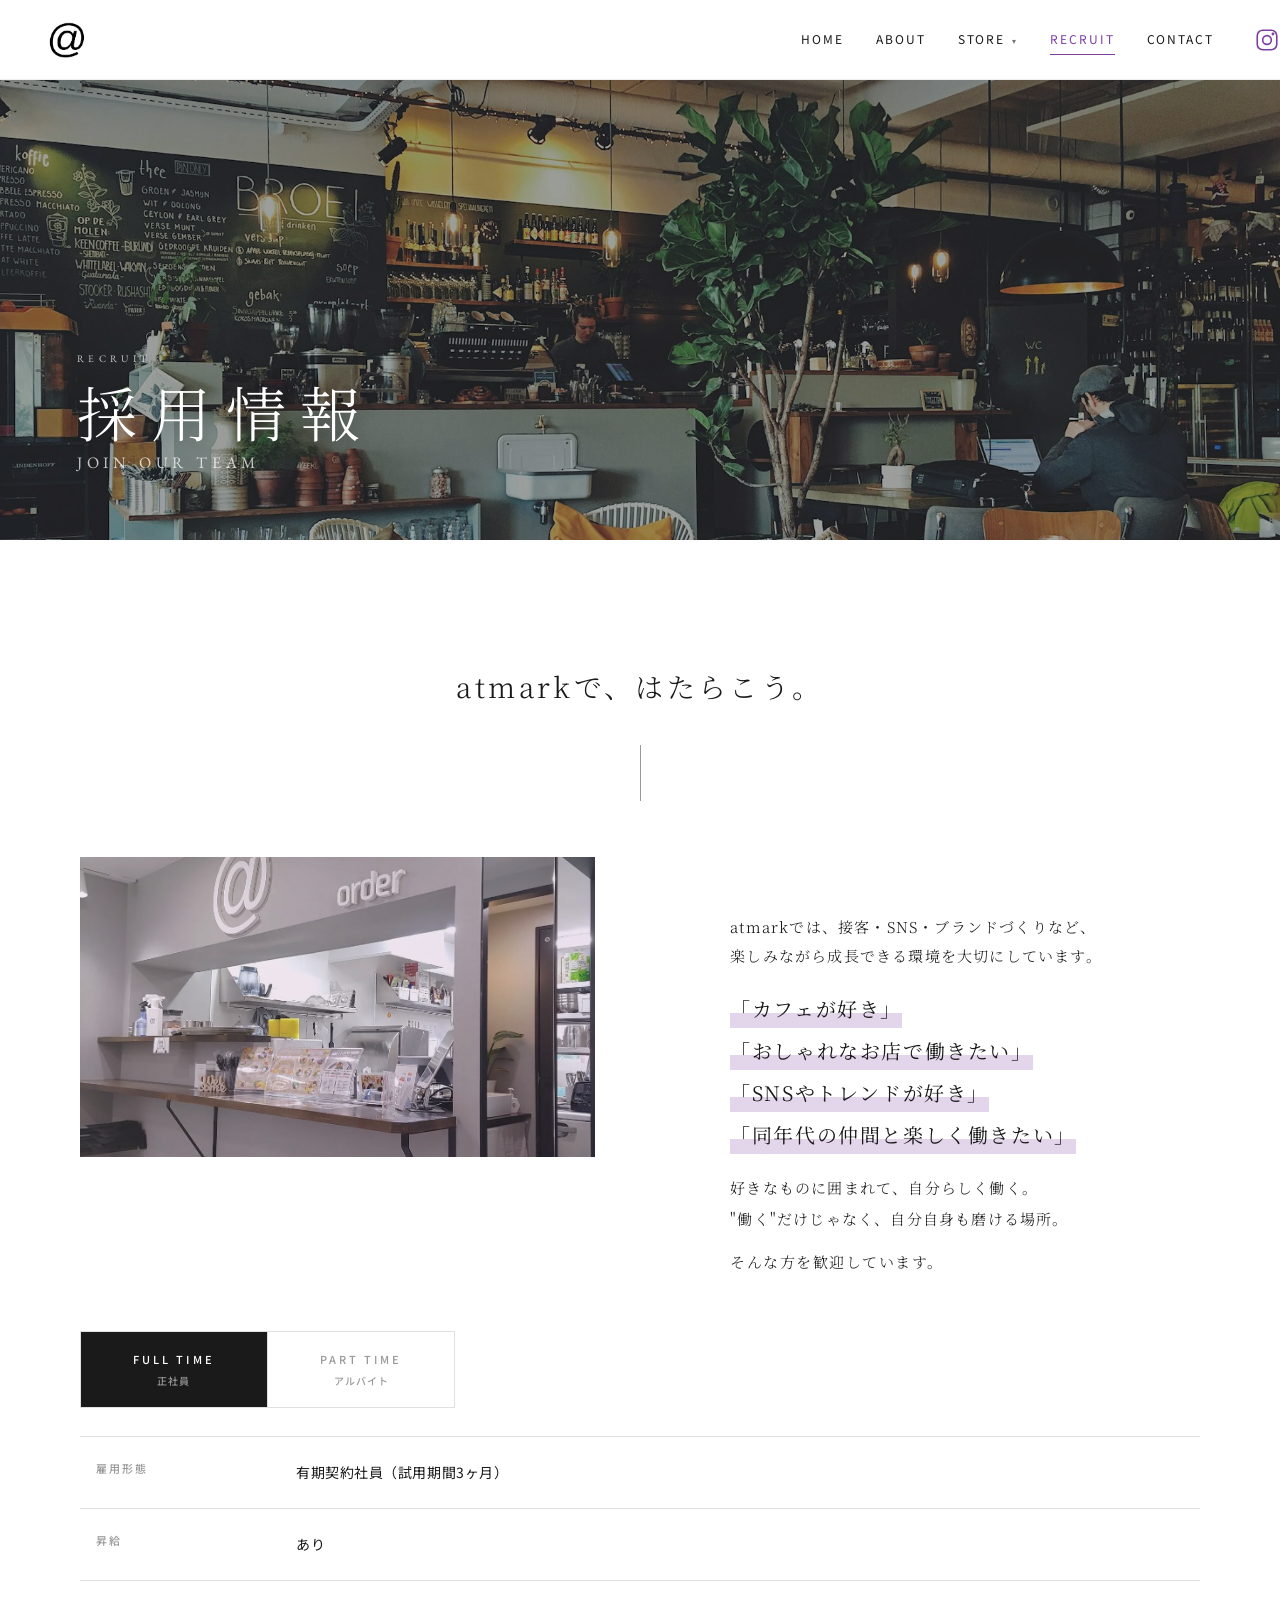
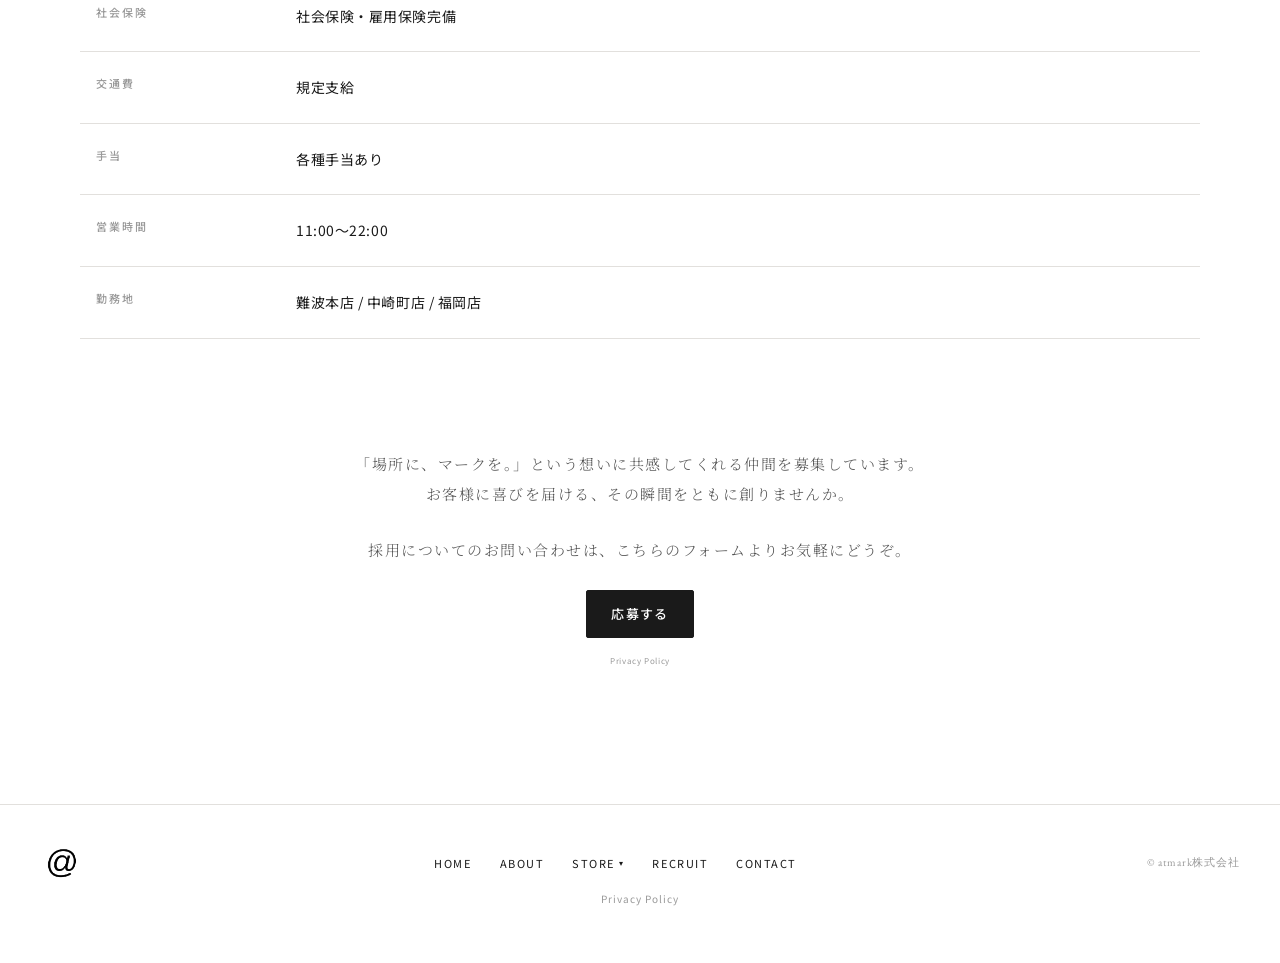
<file: recruit/index.html>
<!DOCTYPE html>
<html lang="ja">

<head>
  <meta charset="UTF-8">
  <meta name="viewport" content="width=device-width, initial-scale=1.0">
  <title>採用情報・求人 | @atmark アサイーボウル専門店 大阪・福岡</title>
  <meta name="description" content="atmark株式会社のスタッフ募集。「場所に、マークを。」という想いに共感してくれる仲間を大阪・福岡で採用中。アルバイト・正社員どちらもお気軽にご応募ください。">
  <link rel="canonical" href="https://atmarkgroup.com/recruit/">
  <meta property="og:type" content="website">
  <meta property="og:url" content="https://atmarkgroup.com/recruit/">
  <meta property="og:site_name" content="@atmark">
  <meta property="og:title" content="採用情報・求人 | @atmark アサイーボウル専門店">
  <meta property="og:description" content="「場所に、マークを。」という想いに共感してくれる仲間を大阪・福岡で採用中。アルバイト・正社員どちらもお気軽にご応募ください。">
  <meta property="og:image" content="https://atmarkgroup.com/images/common/hero.jpg">
  <meta name="twitter:card" content="summary_large_image">

  <link rel="preconnect" href="https://fonts.googleapis.com">
  <link rel="preconnect" href="https://fonts.gstatic.com" crossorigin>
  <link
    href="https://fonts.googleapis.com/css2?family=DM+Serif+Display:ital@0;1&family=EB+Garamond:ital,wght@0,400;0,500;1,400&family=Noto+Sans+JP:wght@300;400;500&family=Noto+Serif+JP:wght@200;300;400;500&display=swap"
    rel="stylesheet">
  <link rel="icon" href="../images/common/favicon.png" type="image/png">
  <link rel="stylesheet" href="../css/style.css">
  <script src="../js/loading.js" defer></script>
  <script type="application/ld+json">
  {
    "@context": "https://schema.org",
    "@type": "Organization",
    "name": "atmark株式会社",
    "url": "https://atmarkgroup.com",
    "logo": "https://atmarkgroup.com/images/common/logo.png",
    "foundingDate": "2020-03-02",
    "address": {
      "@type": "PostalAddress",
      "streetAddress": "中崎西1-8-2",
      "addressLocality": "大阪市北区",
      "addressRegion": "大阪府",
      "addressCountry": "JP"
    },
    "sameAs": ["https://www.instagram.com/atmark.acai"]
  }
  </script>
</head>

<body>
  <script src="../js/header.js"></script>

  <section id="main-content" class="hero-sub" aria-label="採用情報">
    <img src="../images/common/hero.jpg" alt="" class="hero-sub__img" loading="eager" width="1800" height="1234">
    <div class="hero-sub__overlay">
      <p class="hero-sub__label">RECRUIT</p>
      <h1 class="hero-sub__title">採用情報</h1>
      <p class="hero-sub__en">JOIN OUR TEAM</p>
    </div>
  </section>

  <section class="page-lead page-lead--tight">
    <p class="page-lead__title">atmarkで、はたらこう。</p>
    <span class="page-lead__rule" aria-hidden="true"></span>
  </section>

  <section class="recruit-content">
    <div class="container">

      <!-- 共通メッセージ（社員・アルバイト共通） -->
      <div class="recruit-vision">
        <div class="recruit-vision__img">
          <img src="../images/store/nakazakicho/interior-01.jpg" alt="atmark 店内の様子" loading="lazy" width="1179" height="1167">
        </div>
        <div class="recruit-vision__text">
          <p class="recruit-vision__lead">
            atmarkでは、接客・SNS・ブランドづくりなど、<br>
            楽しみながら成長できる環境を大切にしています。
          </p>
          <ul class="recruit-vision__catches">
            <li>「カフェが好き」</li>
            <li>「おしゃれなお店で働きたい」</li>
            <li>「SNSやトレンドが好き」</li>
            <li>「同年代の仲間と楽しく働きたい」</li>
          </ul>
          <p class="recruit-vision__tagline">好きなものに囲まれて、自分らしく働く。</p>
          <p class="recruit-vision__tagline recruit-vision__tagline--accent">"働く"だけじゃなく、自分自身も磨ける場所。</p>
          <p class="recruit-vision__closing">そんな方を歓迎しています。</p>
        </div>
      </div>

      <!-- タブバー -->
      <div class="recruit-tab-bar" role="tablist" aria-label="雇用形態">
        <button class="recruit-tab-btn is-active" role="tab" aria-selected="true" aria-controls="tab-full"
          data-target="tab-full">
          FULL TIME<span class="recruit-tab-btn__sub">正社員</span>
        </button>
        <button class="recruit-tab-btn" role="tab" aria-selected="false" aria-controls="tab-part"
          data-target="tab-part">
          PART TIME<span class="recruit-tab-btn__sub">アルバイト</span>
        </button>
      </div>

      <!-- FULL TIME パネル -->
      <div class="recruit-tab-panel is-active" id="tab-full" role="tabpanel">
        <table class="recruit-table">
          <tbody>
            <tr>
              <th scope="row">雇用形態</th>
              <td>有期契約社員（試用期間3ヶ月）</td>
            </tr>
            <tr>
              <th scope="row">昇給</th>
              <td>あり</td>
            </tr>
            <tr>
              <th scope="row">社会保険</th>
              <td>社会保険・雇用保険完備</td>
            </tr>
            <tr>
              <th scope="row">交通費</th>
              <td>規定支給</td>
            </tr>
            <tr>
              <th scope="row">手当</th>
              <td>各種手当あり</td>
            </tr>
            <tr>
              <th scope="row">営業時間</th>
              <td>11:00〜22:00</td>
            </tr>
            <tr>
              <th scope="row">勤務地</th>
              <td>難波本店 / 中崎町店 / 福岡店</td>
            </tr>
          </tbody>
        </table>
      </div>

      <!-- PART TIME パネル -->
      <div class="recruit-tab-panel" id="tab-part" role="tabpanel">
        <table class="recruit-table">
          <tbody>
            <tr>
              <th scope="row">募集職種</th>
              <td>
                <ul>
                  <li>店舗スタッフ</li>
                  <li>SNS運用サポート</li>
                  <li>オープニングスタッフ（新店舗配属あり）</li>
                </ul>
              </td>
            </tr>
            <tr>
              <th scope="row">仕事内容</th>
              <td>
                <ul>
                  <li>接客、レジ対応</li>
                  <li>商品製造、簡単な調理補助</li>
                  <li>店内清掃、開店・閉店準備</li>
                  <li>SNS投稿や撮影補助（希望者）</li>
                  <li>イベント企画や販促アイデア提案</li>
                </ul>
              </td>
            </tr>
            <tr>
              <th scope="row">応募資格</th>
              <td>
                <ul>
                  <li>未経験歓迎</li>
                  <li>学生歓迎</li>
                  <li>フリーター歓迎</li>
                  <li>WワークOK</li>
                  <li>土日祝勤務できる方歓迎</li>
                  <li>ブランドづくりやSNSに興味がある方歓迎</li>
                </ul>
              </td>
            </tr>
            <tr>
              <th scope="row">勤務時間</th>
              <td>
                <ul>
                  <li>シフト制（週2日〜OK）</li>
                  <li>1日4時間〜OK</li>
                  <li>早番／遅番あり</li>
                  <li>土日祝勤務歓迎</li>
                </ul>
                <p class="recruit-table__note">※店舗により異なる</p>
              </td>
            </tr>
            <tr>
              <th scope="row">給与</th>
              <td>
                時給 1,177円〜1,500円
                <p class="recruit-table__note">※経験・能力に応じて優遇<br>※昇給制度あり</p>
              </td>
            </tr>
            <tr>
              <th scope="row">待遇・福利厚生</th>
              <td>
                <ul>
                  <li>交通費手当支給（規定あり）</li>
                  <li>制服貸与</li>
                  <li>社員登用制度あり</li>
                  <li>スタッフ割引あり</li>
                  <li>まかないあり</li>
                  <li>研修制度あり</li>
                  <li>インセンティブ制度あり（店舗実績による）</li>
                </ul>
              </td>
            </tr>
            <tr>
              <th scope="row">勤務地</th>
              <td>
                <ul>
                  <li>atmark 中崎町店</li>
                  <li>atmark 難波店</li>
                  <li>atmark 福岡店</li>
                </ul>
                <p class="recruit-table__note">※新店舗配属の可能性あり</p>
              </td>
            </tr>
            <tr>
              <th scope="row">求める人物像</th>
              <td>
                <p class="recruit-table__intro">私たちが求めているのは、ただ言われたことをこなす人ではありません。</p>
                <ul>
                  <li>自分から動ける人</li>
                  <li>仲間を大切にできる人</li>
                  <li>新しい挑戦を楽しめる人</li>
                  <li>将来、独立や経営に興味がある人</li>
                </ul>
              </td>
            </tr>
            <tr>
              <th scope="row">応募方法</th>
              <td>採用フォームよりご応募ください。</td>
            </tr>
          </tbody>
        </table>
      </div>

    </div>
  </section>

  <section class="recruit-cta">
    <div class="container">
      <p class="recruit-cta__lead">「場所に、マークを。」という想いに共感してくれる仲間を募集しています。<br>お客様に喜びを届ける、その瞬間をともに創りませんか。</p>
      <p>採用についてのお問い合わせは、こちらのフォームよりお気軽にどうぞ。</p>
      <a href="https://docs.google.com/forms/d/e/1FAIpQLSfLkRX8GsSKmz5WI59Xs25BZ3HRzsUqMUBAAOP457NfsfYI-A/viewform"
        target="_blank" rel="noopener noreferrer" class="btn btn--solid">応募する</a>
      <a href="../privacy/index.html" class="cta-privacy">Privacy Policy</a>
    </div>
  </section>


  <script src="../js/footer.js"></script>

  <script src="../js/recruit.js" defer></script>
  <script src="../js/nav.js" defer></script>
</body>

</html>
</file>
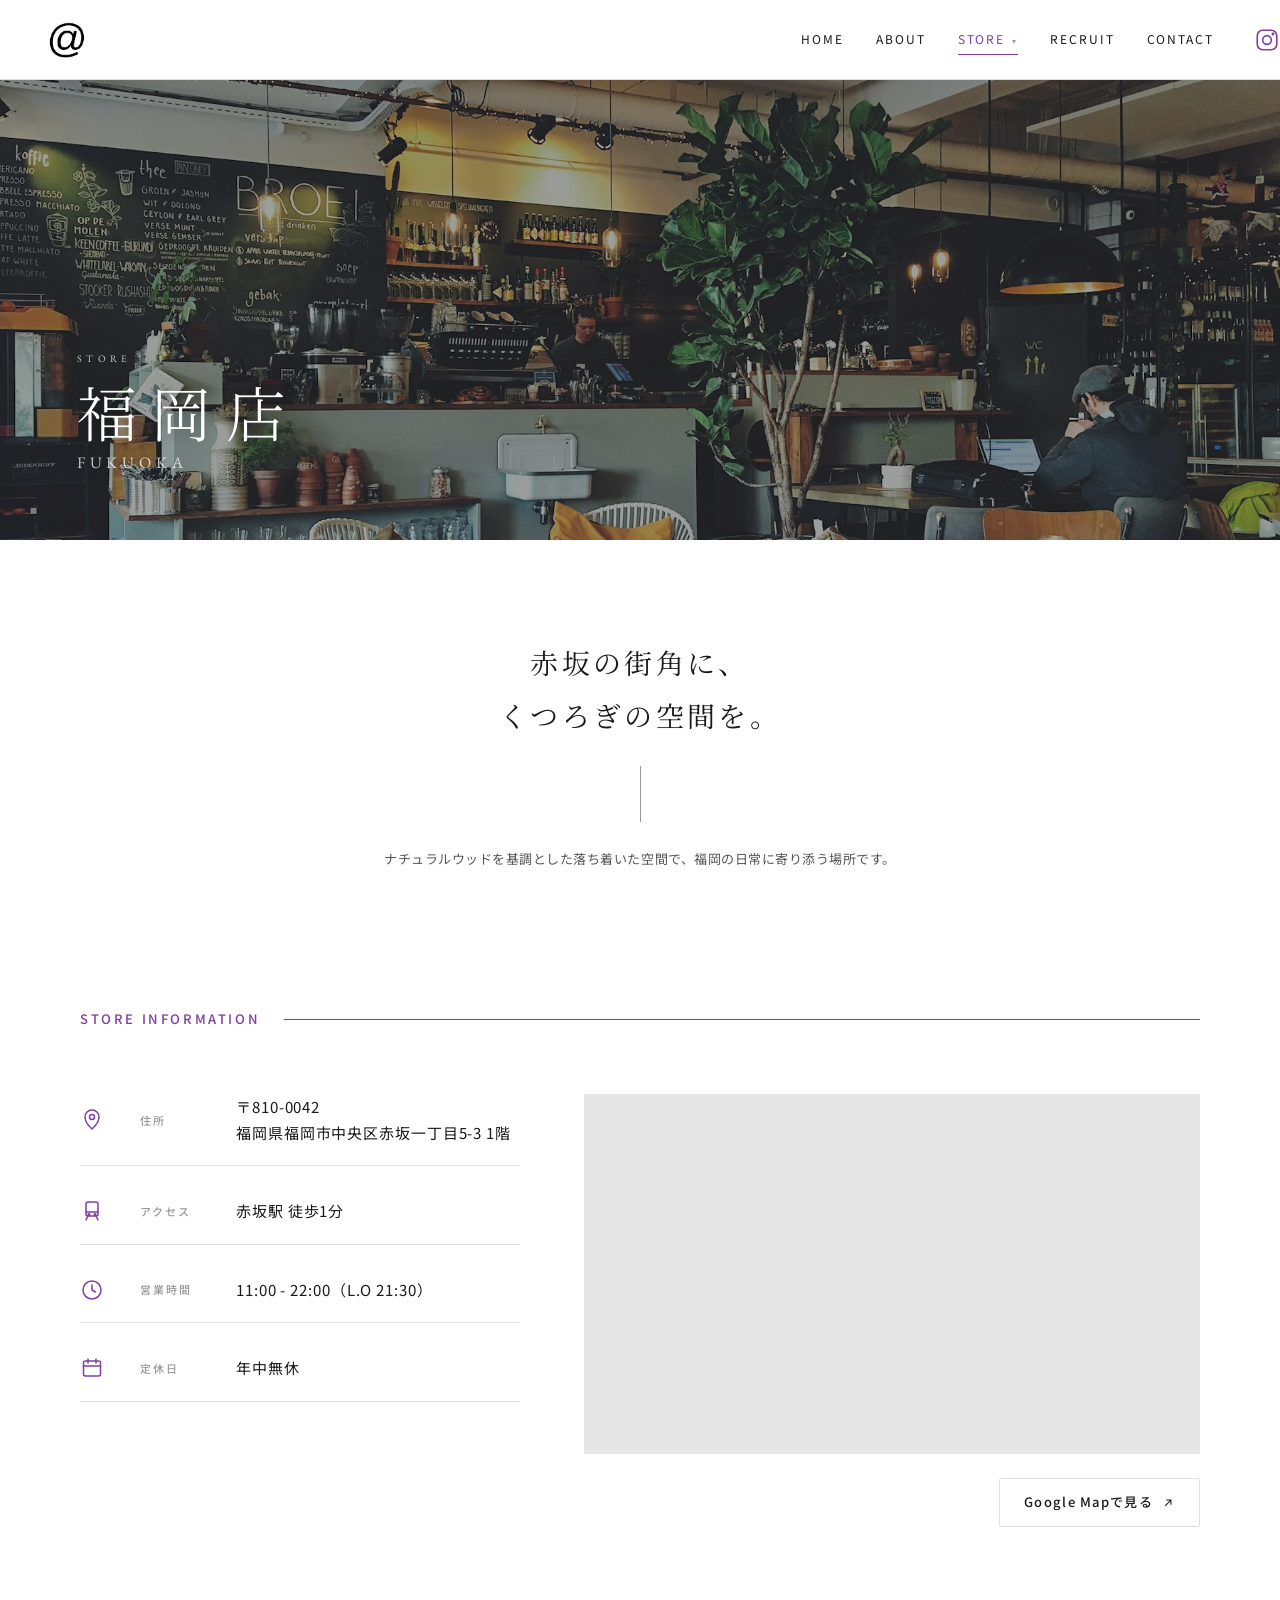
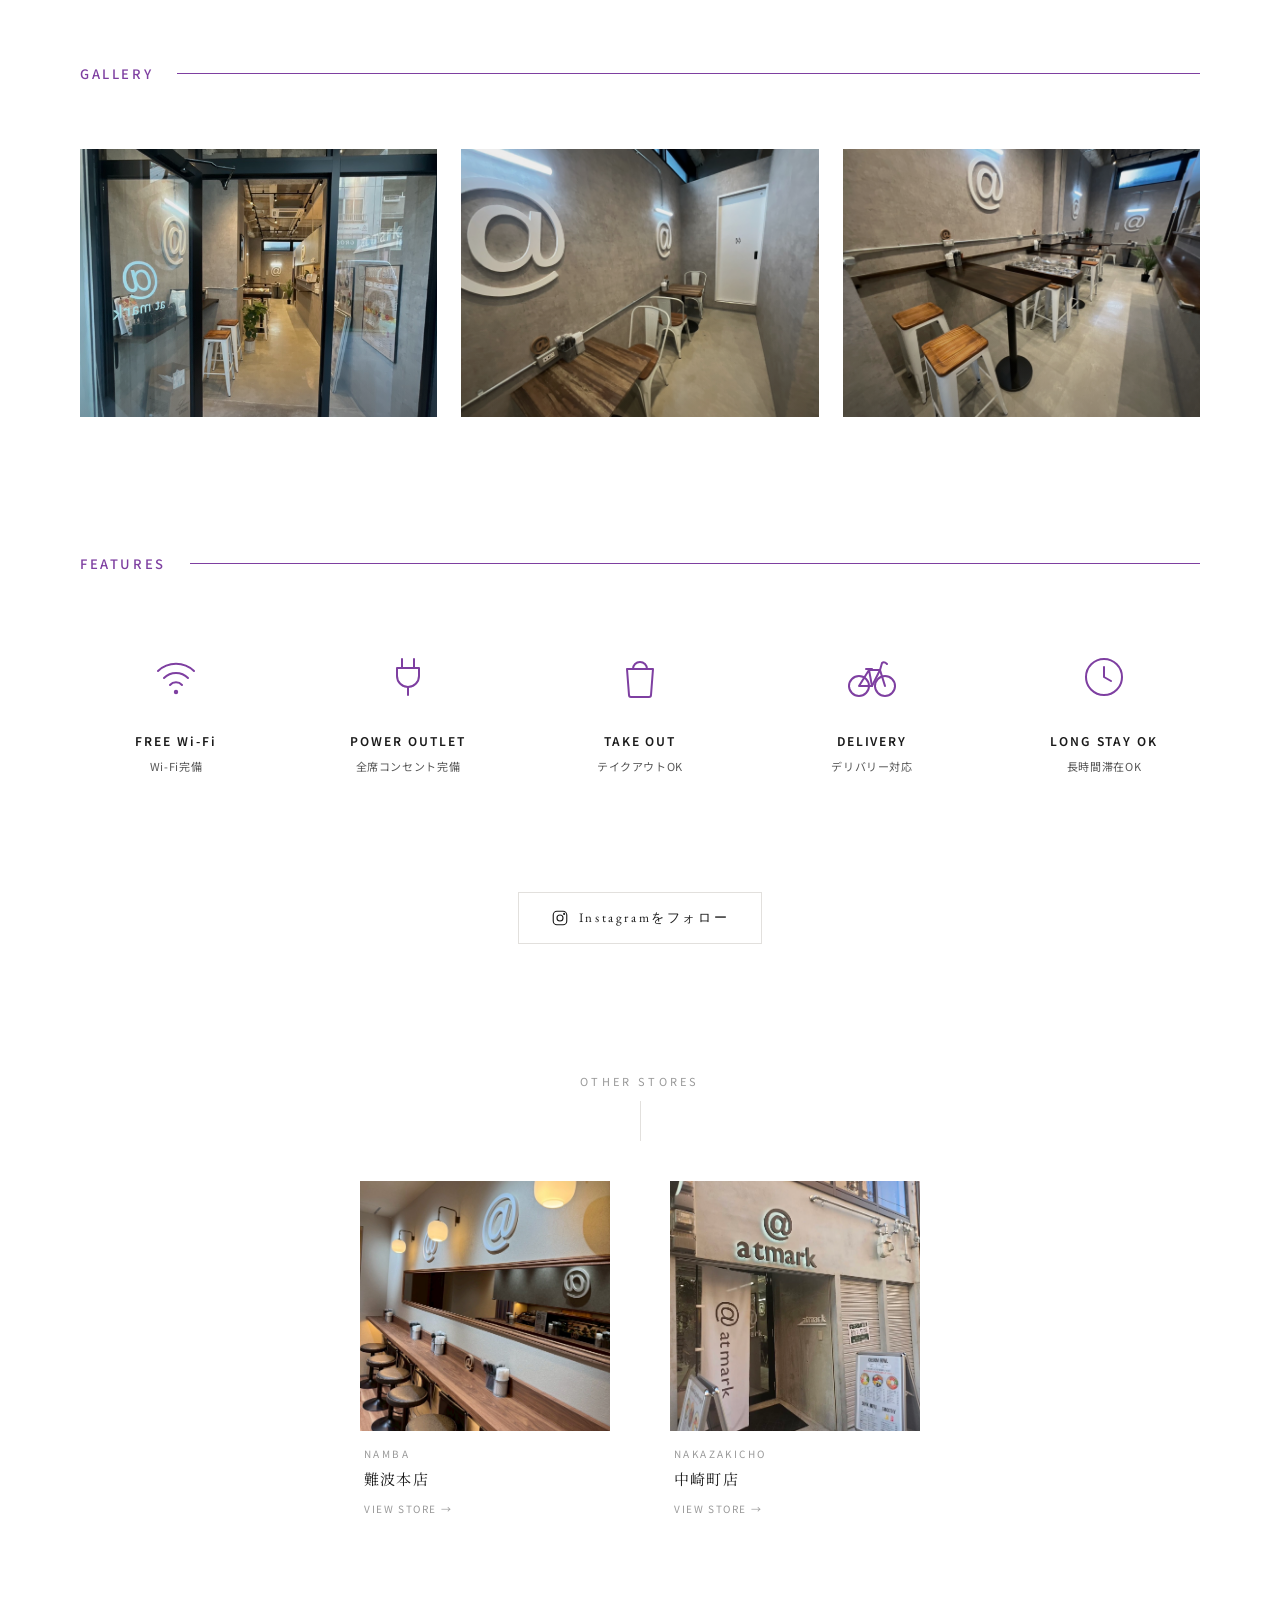
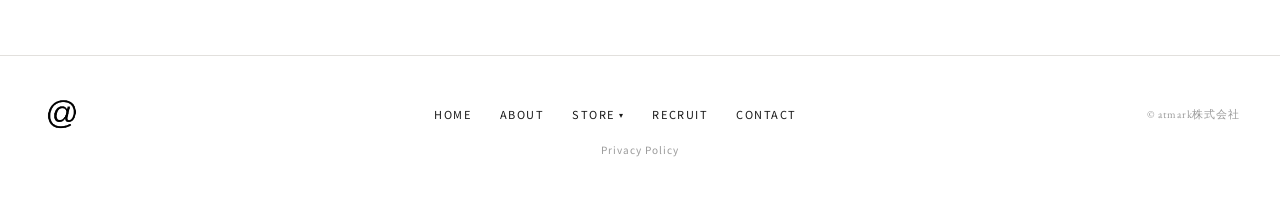
<file: store/fukuoka/index.html>
<!DOCTYPE html>
<html lang="ja">

<head>
  <meta charset="UTF-8">
  <meta name="viewport" content="width=device-width, initial-scale=1.0">
  <title>福岡・赤坂のアサイーボウル専門店 | @atmark</title>
  <meta name="description" content="赤坂駅すぐ。福岡・赤坂のアサイーボウル＆グリークヨーグルト専門店 @atmark。ナチュラルウッドの落ち着いた空間でゆっくりお過ごしいただけます。年中無休11:00〜22:00営業。テイクアウト・デリバリー対応。ぜひ赤坂でお立ち寄りください。">
  <link rel="canonical" href="https://atmarkgroup.com/store/fukuoka/">
  <meta property="og:type" content="restaurant">
  <meta property="og:url" content="https://atmarkgroup.com/store/fukuoka/">
  <meta property="og:site_name" content="@atmark">
  <meta property="og:title" content="福岡・赤坂のアサイーボウル専門店 | @atmark">
  <meta property="og:description" content="赤坂駅すぐ。福岡・赤坂のアサイーボウル＆グリークヨーグルト専門店 @atmark。ナチュラルウッドの落ち着いた空間でゆっくりお過ごしいただけます。年中無休11:00〜22:00営業。テイクアウト・デリバリー対応。ぜひ赤坂でお立ち寄りください。">
  <meta property="og:image" content="https://atmarkgroup.com/images/store/fukuoka/exterior-01.jpg">
  <meta name="twitter:card" content="summary_large_image">
  <link rel="preconnect" href="https://fonts.googleapis.com">
  <link rel="preconnect" href="https://fonts.gstatic.com" crossorigin>
  <link
    href="https://fonts.googleapis.com/css2?family=DM+Serif+Display:ital@0;1&family=EB+Garamond:ital,wght@0,400;0,500;1,400&family=Noto+Sans+JP:wght@300;400;500&family=Noto+Serif+JP:wght@200;300;400;500&display=swap"
    rel="stylesheet">
  <link rel="icon" href="../../images/common/favicon.png" type="image/png">
  <link rel="stylesheet" href="../../css/style.css">
  <script src="../../js/loading.js" defer></script>
  <script type="application/ld+json">
  {
    "@context": "https://schema.org",
    "@type": "Restaurant",
    "name": "atmark 福岡店",
    "image": "https://atmarkgroup.com/images/store/fukuoka/exterior-01.jpg",
    "url": "https://atmarkgroup.com/store/fukuoka/",
    "address": {
      "@type": "PostalAddress",
      "streetAddress": "赤坂一丁目5-3 1階",
      "addressLocality": "福岡市中央区",
      "addressRegion": "福岡県",
      "postalCode": "810-0042",
      "addressCountry": "JP"
    },
    "openingHoursSpecification": {
      "@type": "OpeningHoursSpecification",
      "dayOfWeek": ["Monday","Tuesday","Wednesday","Thursday","Friday","Saturday","Sunday"],
      "opens": "11:00",
      "closes": "22:00"
    },
    "priceRange": "¥¥",
    "servesCuisine": ["アサイーボウル", "グリークヨーグルト"],
    "sameAs": "https://www.instagram.com/atmark.fukuoka"
  }
  </script>
</head>

<body class="is-store">
  <script src="../../js/header.js"></script>

  <section id="main-content" class="hero-sub" aria-label="福岡店">
    <img class="hero-sub__img" src="../../images/common/hero.jpg" alt="" loading="eager" width="1800" height="1234">
    <div class="hero-sub__overlay">
      <p class="hero-sub__label">STORE</p>
      <h1 class="hero-sub__title">福岡店</h1>
      <p class="hero-sub__en">FUKUOKA</p>
    </div>
  </section>

  <section class="store-lead">
    <h2 class="store-lead__title">赤坂の街角に、<br>くつろぎの空間を。</h2>
    <span class="store-lead__divider" aria-hidden="true"></span>
    <p class="store-lead__body">ナチュラルウッドを基調とした落ち着いた空間で、福岡の日常に寄り添う場所です。</p>
  </section>

  <section class="info">
    <div class="container">
      <h2 class="section-head">
        <span class="section-head__title">STORE INFORMATION</span>
        <span class="section-head__rule" aria-hidden="true"></span>
      </h2>
      <div class="info__grid">
        <dl class="info__list">
          <div class="info__row">
            <span class="info__icon" aria-hidden="true">
              <svg viewBox="0 0 24 24" fill="none" stroke="currentColor" stroke-width="1.5" stroke-linecap="round"
                stroke-linejoin="round">
                <path d="M12 21s-7-6.2-7-12a7 7 0 0 1 14 0c0 5.8-7 12-7 12z" />
                <circle cx="12" cy="9" r="2.5" />
              </svg>
            </span>
            <dt>住所</dt>
            <dd>〒810-0042<br>福岡県福岡市中央区赤坂一丁目5-3 1階</dd>
          </div>
          <div class="info__row">
            <span class="info__icon" aria-hidden="true">
              <svg viewBox="0 0 24 24" fill="none" stroke="currentColor" stroke-width="1.5" stroke-linecap="round"
                stroke-linejoin="round">
                <rect x="6" y="3" width="12" height="14" rx="2" />
                <path d="M6 13h12" />
                <circle cx="9" cy="15.5" r="0.8" fill="currentColor" />
                <circle cx="15" cy="15.5" r="0.8" fill="currentColor" />
                <path d="M8 17l-2 4M16 17l2 4" />
              </svg>
            </span>
            <dt>アクセス</dt>
            <dd>赤坂駅 徒歩1分</dd>
          </div>
          <div class="info__row">
            <span class="info__icon" aria-hidden="true">
              <svg viewBox="0 0 24 24" fill="none" stroke="currentColor" stroke-width="1.5" stroke-linecap="round"
                stroke-linejoin="round">
                <circle cx="12" cy="12" r="9" />
                <path d="M12 7v5l3.5 2" />
              </svg>
            </span>
            <dt>営業時間</dt>
            <dd>11:00 - 22:00（L.O 21:30）</dd>
          </div>
          <div class="info__row">
            <span class="info__icon" aria-hidden="true">
              <svg viewBox="0 0 24 24" fill="none" stroke="currentColor" stroke-width="1.5" stroke-linecap="round"
                stroke-linejoin="round">
                <rect x="3.5" y="5" width="17" height="15" rx="2" />
                <path d="M3.5 10h17M8 3v4M16 3v4" />
              </svg>
            </span>
            <dt>定休日</dt>
            <dd>年中無休</dd>
          </div>
        </dl>
        <div class="info__map">
          <div class="map">
            <iframe
              src="https://www.google.com/maps/embed?pb=!1m18!1m12!1m3!1d3323.737073041023!2d130.3909361!3d33.5861753!2m3!1f0!2f0!3f0!3m2!1i1024!2i768!4f13.1!3m3!1m2!1s0x354191e50a924625%3A0x928284288d6e4ae4!2zQGF0bWFyayBjYWZlIOemj-WyoeW6lyDjgqLjgrXjgqTjg7zjg5zjgqbjg6vlsILploDlupc!5e0!3m2!1sja!2sjp!4v1778762216801!5m2!1sja!2sjp"
              loading="lazy" referrerpolicy="no-referrer-when-downgrade" allowfullscreen title="福岡店地図"></iframe>
          </div>
          <a href="https://maps.app.goo.gl/NPwv6M5GUgMUcaGr5?g_st=ic" target="_blank" rel="noopener noreferrer"
            class="btn btn--ghost">
            Google Mapで見る
            <svg viewBox="0 0 24 24" width="14" height="14" fill="none" stroke="currentColor" stroke-width="1.8"
              aria-hidden="true">
              <path d="M7 17L17 7M9 7h8v8" />
            </svg>
          </a>
        </div>
      </div>
    </div>
  </section>

  <section class="gallery">
    <div class="container">
      <h2 class="section-head">
        <span class="section-head__title">GALLERY</span>
        <span class="section-head__rule" aria-hidden="true"></span>
      </h2>
      <div class="gallery__grid">
        <figure><img src="../../images/store/fukuoka/exterior-01.jpg" alt="福岡店 外観" loading="lazy" width="1108" height="1477"></figure>
        <figure><img src="../../images/store/fukuoka/interior-01.jpg" alt="福岡店 店内の様子" loading="lazy" width="1477" height="1108"></figure>
        <figure><img src="../../images/store/fukuoka/interior-02.jpg" alt="福岡店 内装" loading="lazy" width="1477" height="1108"></figure>
      </div>
    </div>
  </section>

  <section class="features">
    <div class="container">
      <h2 class="section-head">
        <span class="section-head__title">FEATURES</span>
        <span class="section-head__rule" aria-hidden="true"></span>
      </h2>
      <ul class="features__grid">
        <li class="feat">
          <span class="feat__icon" aria-hidden="true">
            <svg viewBox="0 0 48 48" fill="none" stroke="currentColor" stroke-width="2" stroke-linecap="round"
              stroke-linejoin="round">
              <path d="M6 18a26 26 0 0 1 36 0" />
              <path d="M12 25a17 17 0 0 1 24 0" />
              <path d="M18 32a8 8 0 0 1 12 0" />
              <circle cx="24" cy="39" r="2.2" fill="currentColor" stroke="none" />
            </svg>
          </span>
          <p class="feat__en">FREE Wi-Fi</p>
          <p class="feat__ja">Wi-Fi完備</p>
        </li>
        <li class="feat">
          <span class="feat__icon" aria-hidden="true">
            <svg viewBox="0 0 48 48" fill="none" stroke="currentColor" stroke-width="2" stroke-linecap="round"
              stroke-linejoin="round">
              <path d="M18 6v9" />
              <path d="M30 6v9" />
              <path d="M13 15h22v8a11 11 0 0 1-22 0z" />
              <path d="M24 34v8" />
            </svg>
          </span>
          <p class="feat__en">POWER OUTLET</p>
          <p class="feat__ja">全席コンセント完備</p>
        </li>
        <li class="feat">
          <span class="feat__icon" aria-hidden="true">
            <svg viewBox="0 0 48 48" fill="none" stroke="currentColor" stroke-width="2" stroke-linecap="round"
              stroke-linejoin="round">
              <path d="M11 16h26l-2 26a2 2 0 0 1-2 2H15a2 2 0 0 1-2-2z" />
              <path d="M17 16a7 7 0 0 1 14 0" />
            </svg>
          </span>
          <p class="feat__en">TAKE OUT</p>
          <p class="feat__ja">テイクアウトOK</p>
        </li>
        <li class="feat">
          <span class="feat__icon" aria-hidden="true">
            <svg viewBox="0 0 48 48" fill="none" stroke="currentColor" stroke-width="2" stroke-linecap="round"
              stroke-linejoin="round">
              <circle cx="11" cy="33" r="10" />
              <circle cx="37" cy="33" r="10" />
              <path d="M11 33 L24 33 L21 17 Z" />
              <path d="M24 33 L32 17" />
              <path d="M21 17 L32 17" />
              <path d="M32 17 L37 33" />
              <path d="M32 17 L34 10 Q36 8 39 11" />
              <path d="M18 16 L24 16" />
            </svg>
          </span>
          <p class="feat__en">DELIVERY</p>
          <p class="feat__ja">デリバリー対応</p>
        </li>
        <li class="feat">
          <span class="feat__icon" aria-hidden="true">
            <svg viewBox="0 0 48 48" fill="none" stroke="currentColor" stroke-width="2" stroke-linecap="round"
              stroke-linejoin="round">
              <circle cx="24" cy="24" r="18" />
              <path d="M24 14v10l7 4" />
            </svg>
          </span>
          <p class="feat__en">LONG STAY OK</p>
          <p class="feat__ja">長時間滞在OK</p>
        </li>
      </ul>
    </div>
  </section>

  <div class="store-ig">
    <a href="https://www.instagram.com/atmark.fukuoka?igsh=MW13NmZ0b2hhNmk1" target="_blank" rel="noopener noreferrer">
      <svg viewBox="0 0 24 24" width="18" height="18" fill="none" stroke="currentColor" stroke-width="1.5">
        <rect x="3" y="3" width="18" height="18" rx="5" />
        <circle cx="12" cy="12" r="4" />
        <circle cx="17.5" cy="6.5" r="0.6" fill="currentColor" />
      </svg>
      Instagramをフォロー
    </a>
  </div>

  <section class="other-stores">
    <div class="container">
      <div class="other-stores__head">
        <p class="other-stores__label">OTHER STORES</p>
        <span class="other-stores__rule"></span>
      </div>
      <div class="other-stores__tiles">
        <a href="../namba/index.html" class="other-stores__tile">
          <div class="other-stores__tile-img">
            <img src="../../images/store/namba/interior-01.jpg" alt="難波本店" loading="lazy" width="1108" height="1477">
          </div>
          <div class="other-stores__tile-body">
            <p class="other-stores__tile-en">NAMBA</p>
            <p class="other-stores__tile-ja">難波本店</p>
            <span class="other-stores__tile-link">VIEW STORE →</span>
          </div>
        </a>
        <a href="../nakazakicho/index.html" class="other-stores__tile">
          <div class="other-stores__tile-img">
            <img src="../../images/store/nakazakicho/exterior-01.jpg" alt="中崎町店" loading="lazy" width="1114" height="1470">
          </div>
          <div class="other-stores__tile-body">
            <p class="other-stores__tile-en">NAKAZAKICHO</p>
            <p class="other-stores__tile-ja">中崎町店</p>
            <span class="other-stores__tile-link">VIEW STORE →</span>
          </div>
        </a>
      </div>
    </div>
  </section>


  <script src="../../js/footer.js"></script>

  <script src="../../js/nav.js" defer></script>
</body>

</html>
</file>
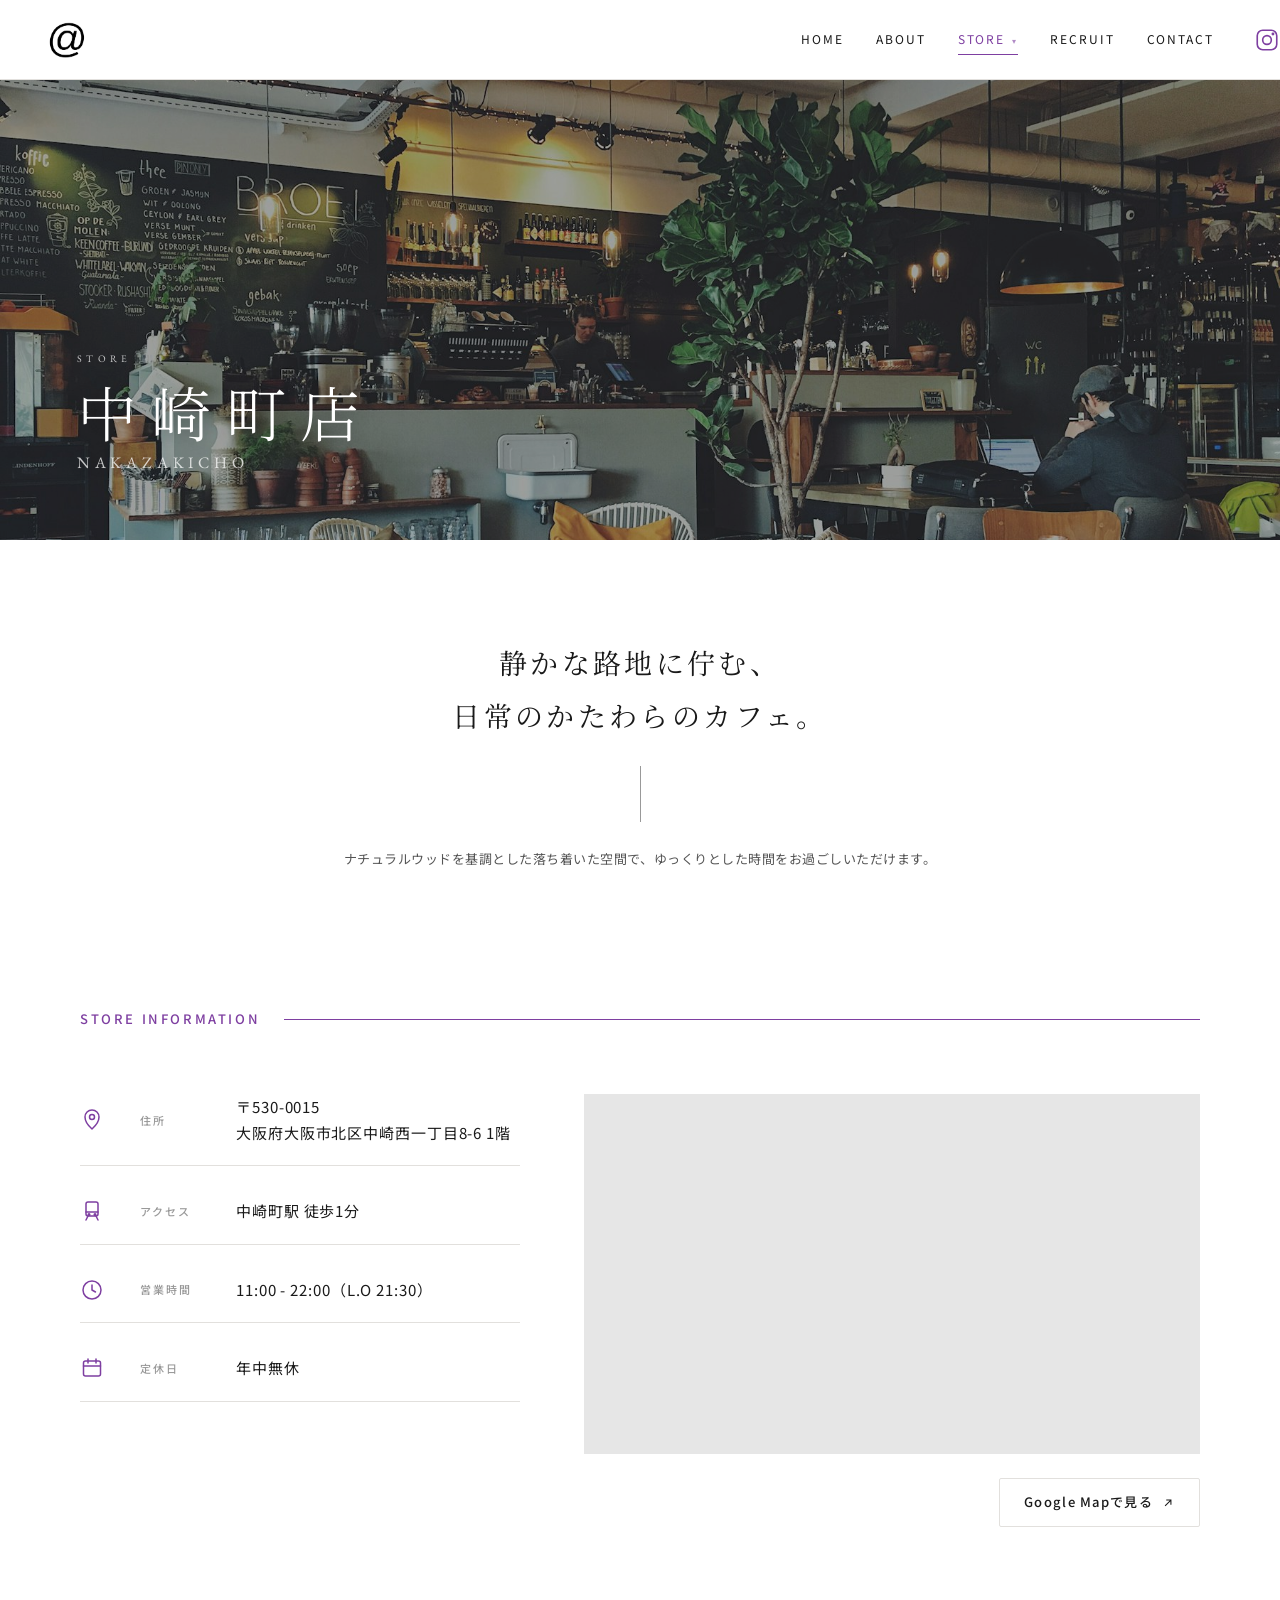
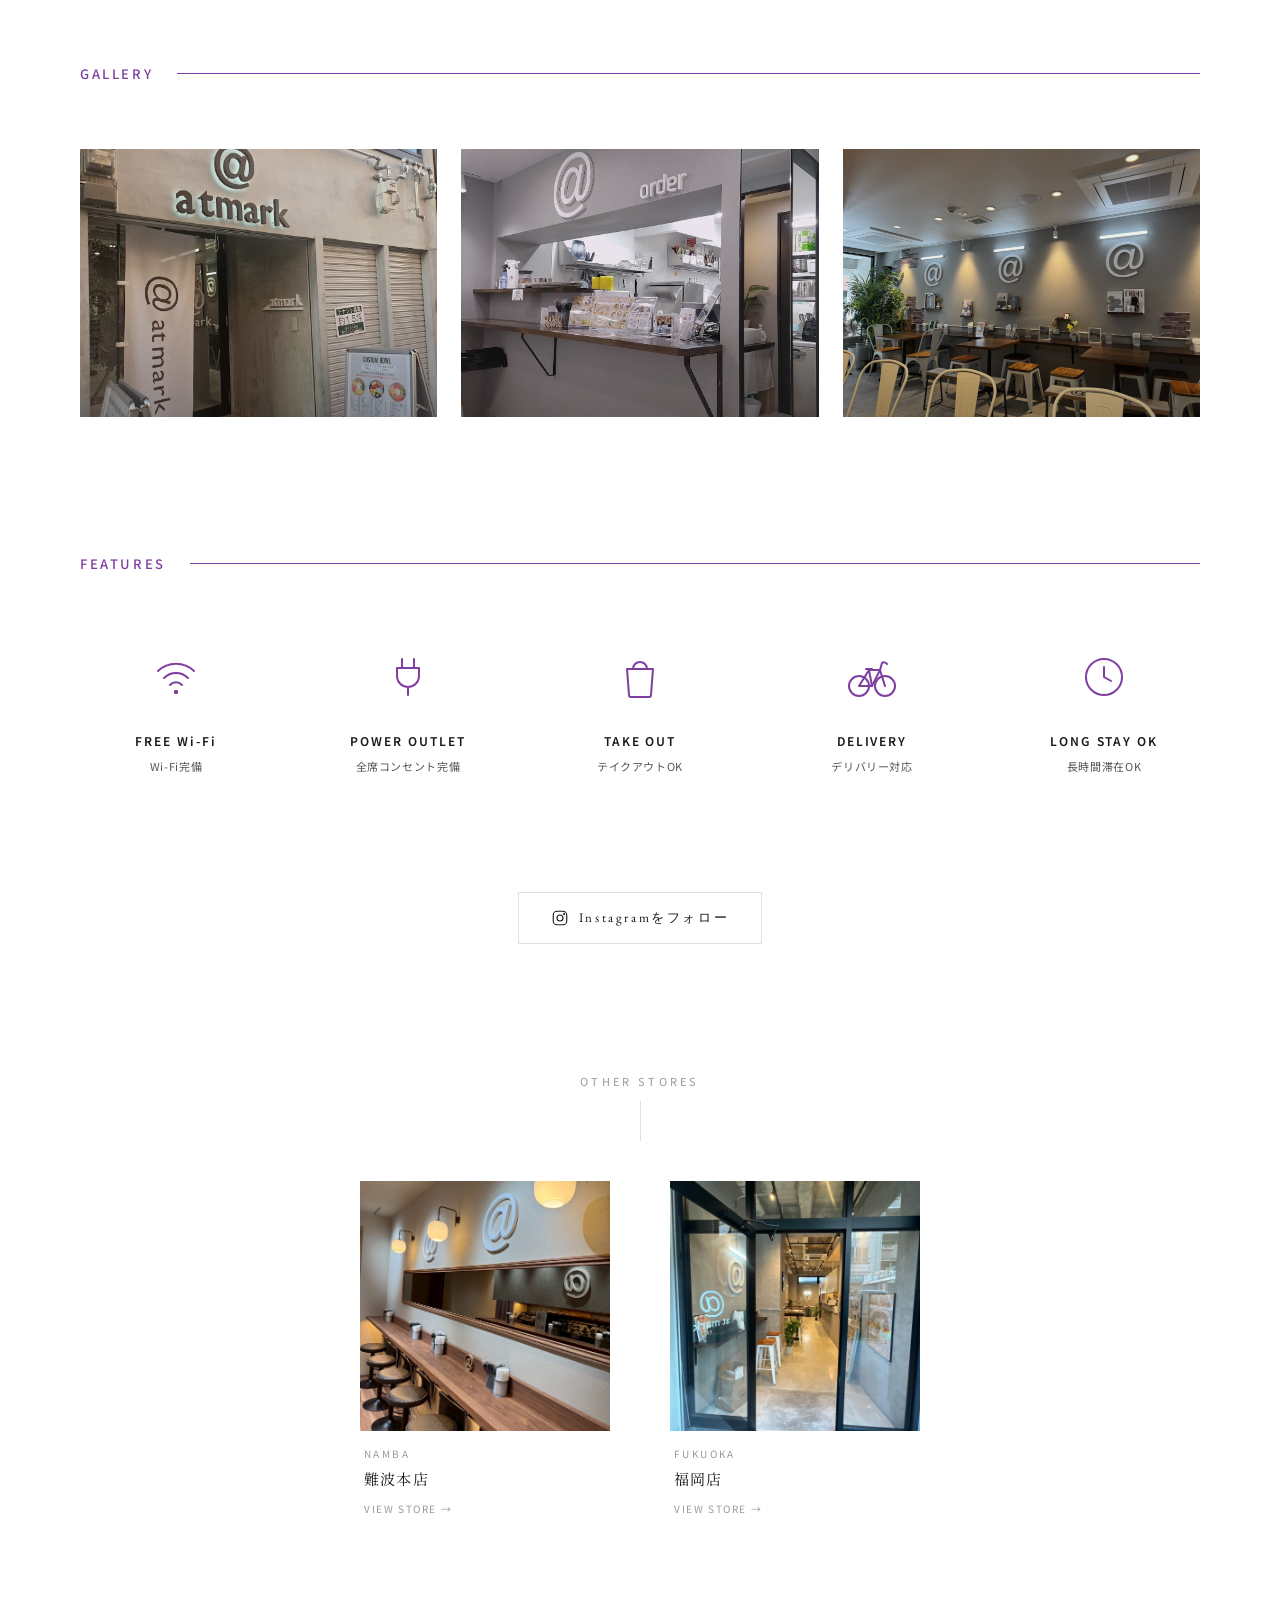
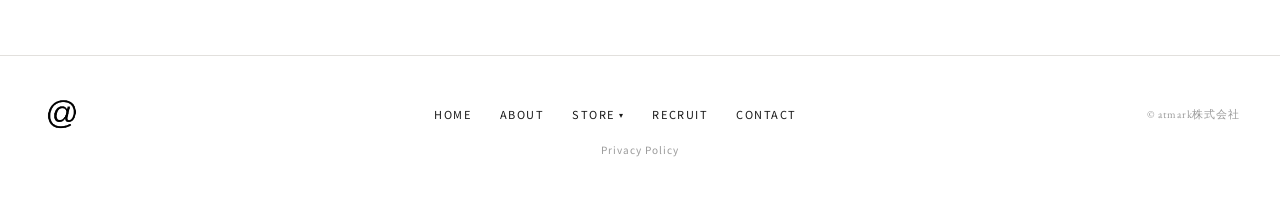
<file: store/nakazakicho/index.html>
<!DOCTYPE html>
<html lang="ja">

<head>
  <meta charset="UTF-8">
  <meta name="viewport" content="width=device-width, initial-scale=1.0">
  <title>大阪・中崎町のアサイーボウル専門店 | @atmark</title>
  <meta name="description" content="中崎町駅すぐ。大阪・中崎町のアサイーボウル＆グリークヨーグルト専門店 @atmark。ナチュラルウッドの落ち着いた空間でゆったりと過ごせます。Wi-Fi・コンセント完備。年中無休11:00〜22:00営業。テイクアウトもOK。ぜひご来店ください。">
  <link rel="canonical" href="https://atmarkgroup.com/store/nakazakicho/">
  <meta property="og:type" content="restaurant">
  <meta property="og:url" content="https://atmarkgroup.com/store/nakazakicho/">
  <meta property="og:site_name" content="@atmark">
  <meta property="og:title" content="大阪・中崎町のアサイーボウル専門店 | @atmark">
  <meta property="og:description" content="中崎町駅すぐ。大阪・中崎町のアサイーボウル＆グリークヨーグルト専門店 @atmark。ナチュラルウッドの落ち着いた空間でゆったりと過ごせます。Wi-Fi・コンセント完備。年中無休11:00〜22:00営業。テイクアウトもOK。ぜひご来店ください。">
  <meta property="og:image" content="https://atmarkgroup.com/images/store/nakazakicho/exterior-01.jpg">
  <meta name="twitter:card" content="summary_large_image">
  <link rel="preconnect" href="https://fonts.googleapis.com">
  <link rel="preconnect" href="https://fonts.gstatic.com" crossorigin>
  <link
    href="https://fonts.googleapis.com/css2?family=DM+Serif+Display:ital@0;1&family=EB+Garamond:ital,wght@0,400;0,500;1,400&family=Noto+Sans+JP:wght@300;400;500&family=Noto+Serif+JP:wght@200;300;400;500&display=swap"
    rel="stylesheet">
  <link rel="icon" href="../../images/common/favicon.png" type="image/png">
  <link rel="stylesheet" href="../../css/style.css">
  <script src="../../js/loading.js" defer></script>
  <script type="application/ld+json">
  {
    "@context": "https://schema.org",
    "@type": "Restaurant",
    "name": "atmark 中崎町店",
    "image": "https://atmarkgroup.com/images/store/nakazakicho/exterior-01.jpg",
    "url": "https://atmarkgroup.com/store/nakazakicho/",
    "address": {
      "@type": "PostalAddress",
      "streetAddress": "中崎西一丁目8-6 1階",
      "addressLocality": "大阪市北区",
      "addressRegion": "大阪府",
      "postalCode": "530-0015",
      "addressCountry": "JP"
    },
    "openingHoursSpecification": {
      "@type": "OpeningHoursSpecification",
      "dayOfWeek": ["Monday","Tuesday","Wednesday","Thursday","Friday","Saturday","Sunday"],
      "opens": "11:00",
      "closes": "22:00"
    },
    "priceRange": "¥¥",
    "servesCuisine": ["アサイーボウル", "グリークヨーグルト"],
    "sameAs": "https://www.instagram.com/atmark.nakazakichou"
  }
  </script>
</head>

<body class="is-store">
  <script src="../../js/header.js"></script>

  <section id="main-content" class="hero-sub" aria-label="中崎町店">
    <img class="hero-sub__img" src="../../images/common/hero.jpg" alt="" loading="eager" width="1800" height="1234">
    <div class="hero-sub__overlay">
      <p class="hero-sub__label">STORE</p>
      <h1 class="hero-sub__title">中崎町店</h1>
      <p class="hero-sub__en">NAKAZAKICHO</p>
    </div>
  </section>

  <section class="store-lead">
    <h2 class="store-lead__title">静かな路地に佇む、<br>日常のかたわらのカフェ。</h2>
    <span class="store-lead__divider" aria-hidden="true"></span>
    <p class="store-lead__body">ナチュラルウッドを基調とした落ち着いた空間で、ゆっくりとした時間をお過ごしいただけます。</p>
  </section>

  <section class="info">
    <div class="container">
      <h2 class="section-head">
        <span class="section-head__title">STORE INFORMATION</span>
        <span class="section-head__rule" aria-hidden="true"></span>
      </h2>
      <div class="info__grid">
        <dl class="info__list">
          <div class="info__row">
            <span class="info__icon" aria-hidden="true">
              <svg viewBox="0 0 24 24" fill="none" stroke="currentColor" stroke-width="1.5" stroke-linecap="round"
                stroke-linejoin="round">
                <path d="M12 21s-7-6.2-7-12a7 7 0 0 1 14 0c0 5.8-7 12-7 12z" />
                <circle cx="12" cy="9" r="2.5" />
              </svg>
            </span>
            <dt>住所</dt>
            <dd>〒530-0015<br>大阪府大阪市北区中崎西一丁目8-6 1階</dd>
          </div>
          <div class="info__row">
            <span class="info__icon" aria-hidden="true">
              <svg viewBox="0 0 24 24" fill="none" stroke="currentColor" stroke-width="1.5" stroke-linecap="round"
                stroke-linejoin="round">
                <rect x="6" y="3" width="12" height="14" rx="2" />
                <path d="M6 13h12" />
                <circle cx="9" cy="15.5" r="0.8" fill="currentColor" />
                <circle cx="15" cy="15.5" r="0.8" fill="currentColor" />
                <path d="M8 17l-2 4M16 17l2 4" />
              </svg>
            </span>
            <dt>アクセス</dt>
            <dd>中崎町駅 徒歩1分</dd>
          </div>
          <div class="info__row">
            <span class="info__icon" aria-hidden="true">
              <svg viewBox="0 0 24 24" fill="none" stroke="currentColor" stroke-width="1.5" stroke-linecap="round"
                stroke-linejoin="round">
                <circle cx="12" cy="12" r="9" />
                <path d="M12 7v5l3.5 2" />
              </svg>
            </span>
            <dt>営業時間</dt>
            <dd>11:00 - 22:00（L.O 21:30）</dd>
          </div>
          <div class="info__row">
            <span class="info__icon" aria-hidden="true">
              <svg viewBox="0 0 24 24" fill="none" stroke="currentColor" stroke-width="1.5" stroke-linecap="round"
                stroke-linejoin="round">
                <rect x="3.5" y="5" width="17" height="15" rx="2" />
                <path d="M3.5 10h17M8 3v4M16 3v4" />
              </svg>
            </span>
            <dt>定休日</dt>
            <dd>年中無休</dd>
          </div>
        </dl>
        <div class="info__map">
          <div class="map">
            <iframe
              src="https://www.google.com/maps/embed?pb=!1m18!1m12!1m3!1d3279.9172041619704!2d135.503728!3d34.70726820000001!2m3!1f0!2f0!3f0!3m2!1i1024!2i768!4f13.1!3m3!1m2!1s0x6000e740f57c0ffd%3A0x972b0497c781cf9c!2zYXRtYXJr5Lit5bSO55S65bqXIC8gQWNhaSBCb3dsIE9zYWth!5e0!3m2!1sja!2sjp!4v1778762176960!5m2!1sja!2sjp"
              loading="lazy" referrerpolicy="no-referrer-when-downgrade" allowfullscreen title="中崎町店地図"></iframe>
          </div>
          <a href="https://maps.app.goo.gl/oPoKcGG9GJstWcPQ7?g_st=ic" target="_blank" rel="noopener noreferrer"
            class="btn btn--ghost">
            Google Mapで見る
            <svg viewBox="0 0 24 24" width="14" height="14" fill="none" stroke="currentColor" stroke-width="1.8"
              aria-hidden="true">
              <path d="M7 17L17 7M9 7h8v8" />
            </svg>
          </a>
        </div>
      </div>
    </div>
  </section>

  <section class="gallery">
    <div class="container">
      <h2 class="section-head">
        <span class="section-head__title">GALLERY</span>
        <span class="section-head__rule" aria-hidden="true"></span>
      </h2>
      <div class="gallery__grid">
        <figure><img src="../../images/store/nakazakicho/exterior-01.jpg" alt="中崎町店 外観" loading="lazy" width="1114" height="1470"></figure>
        <figure><img src="../../images/store/nakazakicho/interior-01.jpg" alt="中崎町店 店内の様子" loading="lazy" width="1179" height="1167"></figure>
        <figure><img src="../../images/store/nakazakicho/interior-02.jpg" alt="中崎町店 内装" loading="lazy" width="5712" height="4284"></figure>
      </div>
    </div>
  </section>

  <section class="features">
    <div class="container">
      <h2 class="section-head">
        <span class="section-head__title">FEATURES</span>
        <span class="section-head__rule" aria-hidden="true"></span>
      </h2>
      <ul class="features__grid">
        <li class="feat">
          <span class="feat__icon" aria-hidden="true">
            <svg viewBox="0 0 48 48" fill="none" stroke="currentColor" stroke-width="2" stroke-linecap="round"
              stroke-linejoin="round">
              <path d="M6 18a26 26 0 0 1 36 0" />
              <path d="M12 25a17 17 0 0 1 24 0" />
              <path d="M18 32a8 8 0 0 1 12 0" />
              <circle cx="24" cy="39" r="2.2" fill="currentColor" stroke="none" />
            </svg>
          </span>
          <p class="feat__en">FREE Wi-Fi</p>
          <p class="feat__ja">Wi-Fi完備</p>
        </li>
        <li class="feat">
          <span class="feat__icon" aria-hidden="true">
            <svg viewBox="0 0 48 48" fill="none" stroke="currentColor" stroke-width="2" stroke-linecap="round"
              stroke-linejoin="round">
              <path d="M18 6v9" />
              <path d="M30 6v9" />
              <path d="M13 15h22v8a11 11 0 0 1-22 0z" />
              <path d="M24 34v8" />
            </svg>
          </span>
          <p class="feat__en">POWER OUTLET</p>
          <p class="feat__ja">全席コンセント完備</p>
        </li>
        <li class="feat">
          <span class="feat__icon" aria-hidden="true">
            <svg viewBox="0 0 48 48" fill="none" stroke="currentColor" stroke-width="2" stroke-linecap="round"
              stroke-linejoin="round">
              <path d="M11 16h26l-2 26a2 2 0 0 1-2 2H15a2 2 0 0 1-2-2z" />
              <path d="M17 16a7 7 0 0 1 14 0" />
            </svg>
          </span>
          <p class="feat__en">TAKE OUT</p>
          <p class="feat__ja">テイクアウトOK</p>
        </li>
        <li class="feat">
          <span class="feat__icon" aria-hidden="true">
            <svg viewBox="0 0 48 48" fill="none" stroke="currentColor" stroke-width="2" stroke-linecap="round"
              stroke-linejoin="round">
              <circle cx="11" cy="33" r="10" />
              <circle cx="37" cy="33" r="10" />
              <path d="M11 33 L24 33 L21 17 Z" />
              <path d="M24 33 L32 17" />
              <path d="M21 17 L32 17" />
              <path d="M32 17 L37 33" />
              <path d="M32 17 L34 10 Q36 8 39 11" />
              <path d="M18 16 L24 16" />
            </svg>
          </span>
          <p class="feat__en">DELIVERY</p>
          <p class="feat__ja">デリバリー対応</p>
        </li>
        <li class="feat">
          <span class="feat__icon" aria-hidden="true">
            <svg viewBox="0 0 48 48" fill="none" stroke="currentColor" stroke-width="2" stroke-linecap="round"
              stroke-linejoin="round">
              <circle cx="24" cy="24" r="18" />
              <path d="M24 14v10l7 4" />
            </svg>
          </span>
          <p class="feat__en">LONG STAY OK</p>
          <p class="feat__ja">長時間滞在OK</p>
        </li>
      </ul>
    </div>
  </section>

  <div class="store-ig">
    <a href="https://www.instagram.com/atmark.nakazakichou?igsh=aTdoem5yMjQzczNo" target="_blank" rel="noopener noreferrer">
      <svg viewBox="0 0 24 24" width="18" height="18" fill="none" stroke="currentColor" stroke-width="1.5">
        <rect x="3" y="3" width="18" height="18" rx="5" />
        <circle cx="12" cy="12" r="4" />
        <circle cx="17.5" cy="6.5" r="0.6" fill="currentColor" />
      </svg>
      Instagramをフォロー
    </a>
  </div>

  <section class="other-stores">
    <div class="container">
      <div class="other-stores__head">
        <p class="other-stores__label">OTHER STORES</p>
        <span class="other-stores__rule"></span>
      </div>
      <div class="other-stores__tiles">
        <a href="../namba/index.html" class="other-stores__tile">
          <div class="other-stores__tile-img">
            <img src="../../images/store/namba/interior-01.jpg" alt="難波本店" loading="lazy" width="1108" height="1477">
          </div>
          <div class="other-stores__tile-body">
            <p class="other-stores__tile-en">NAMBA</p>
            <p class="other-stores__tile-ja">難波本店</p>
            <span class="other-stores__tile-link">VIEW STORE →</span>
          </div>
        </a>
        <a href="../fukuoka/index.html" class="other-stores__tile">
          <div class="other-stores__tile-img">
            <img src="../../images/store/fukuoka/exterior-01.jpg" alt="福岡店" loading="lazy" width="1108" height="1477">
          </div>
          <div class="other-stores__tile-body">
            <p class="other-stores__tile-en">FUKUOKA</p>
            <p class="other-stores__tile-ja">福岡店</p>
            <span class="other-stores__tile-link">VIEW STORE →</span>
          </div>
        </a>
      </div>
    </div>
  </section>


  <script src="../../js/footer.js"></script>

  <script src="../../js/nav.js" defer></script>
</body>

</html>
</file>
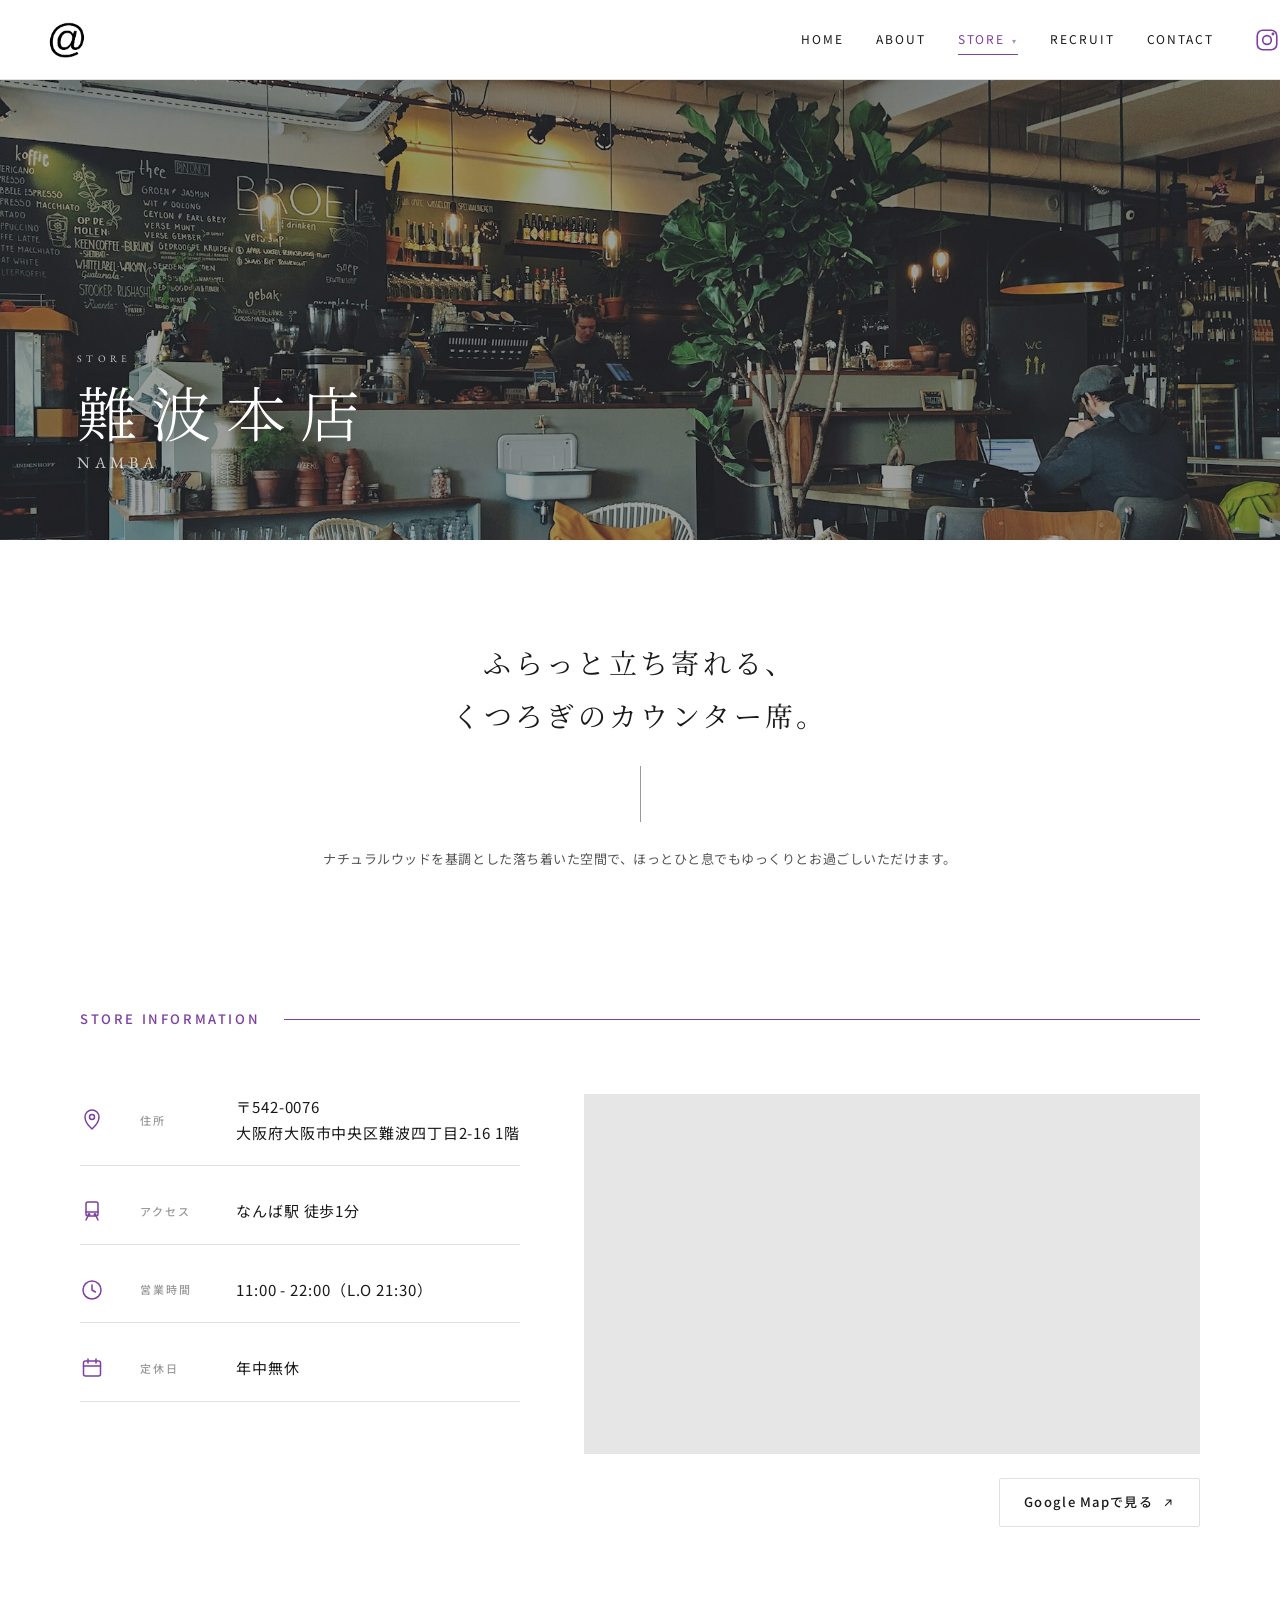
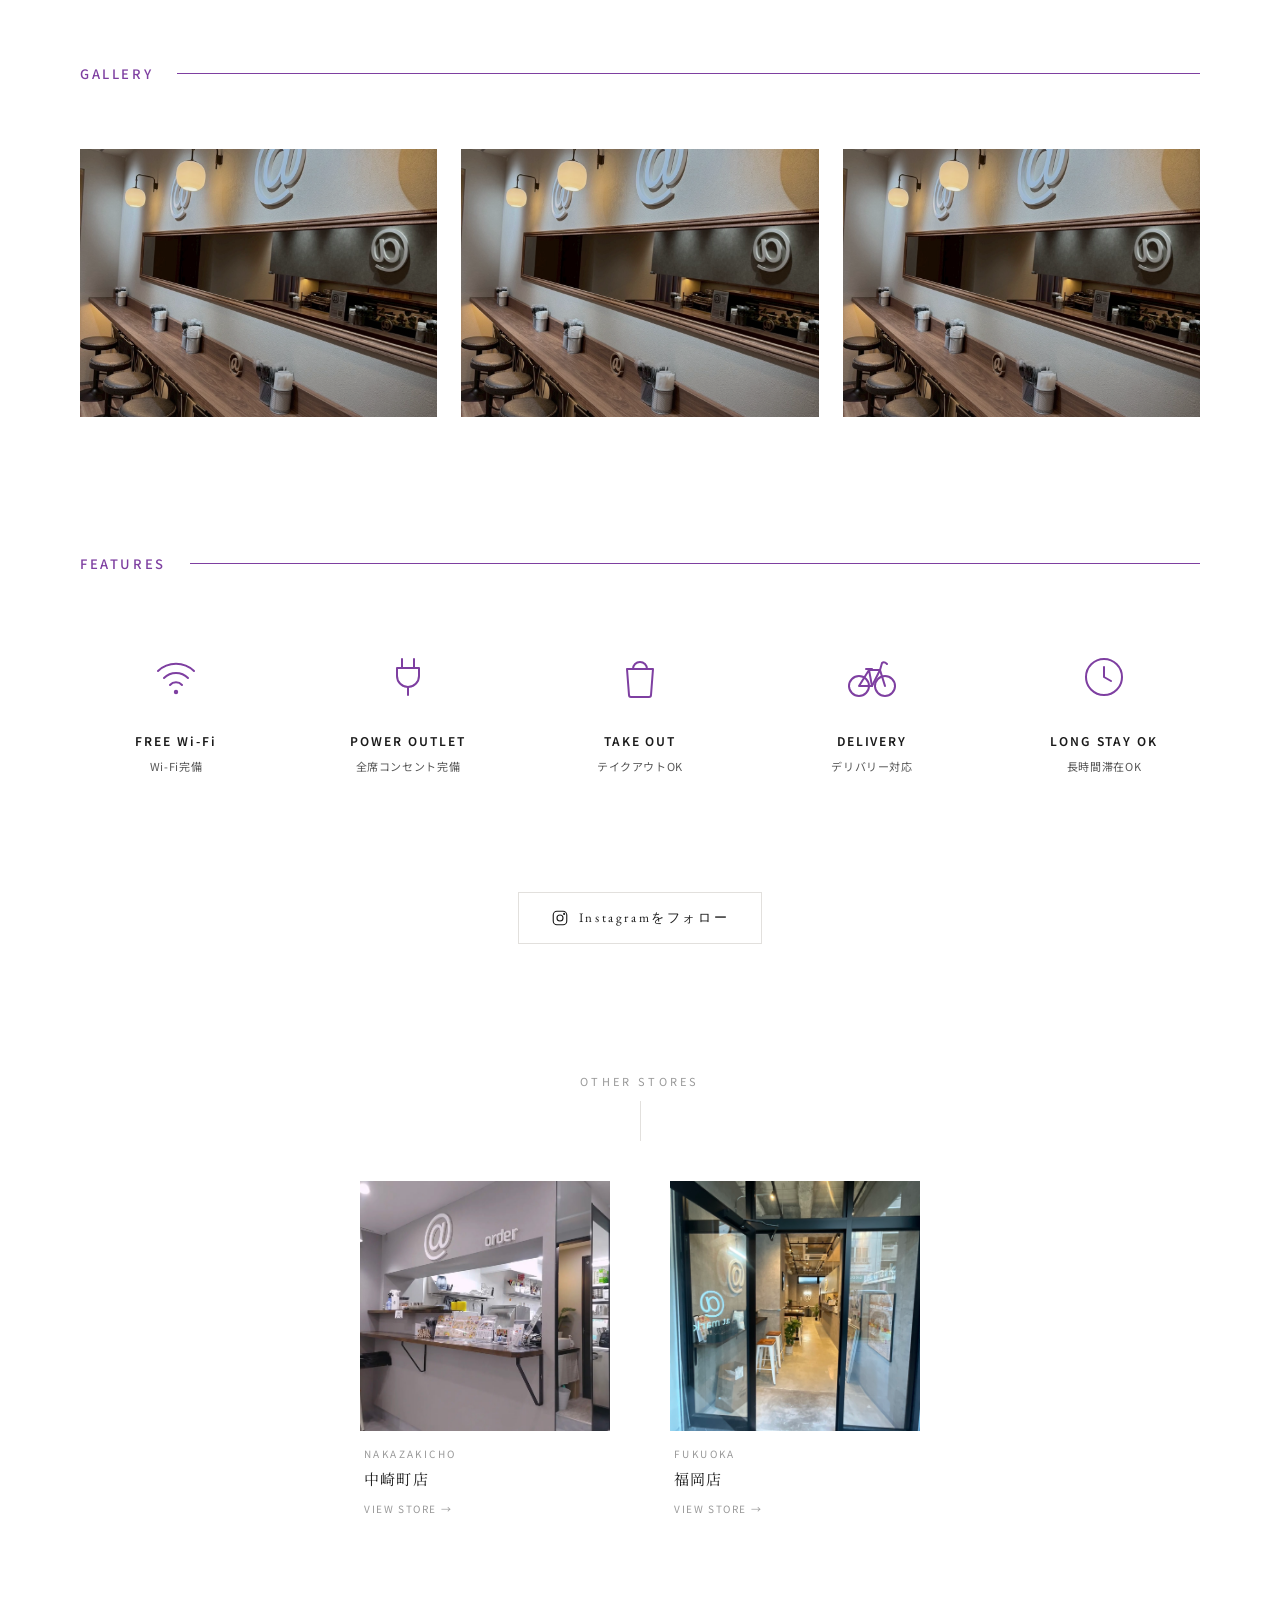
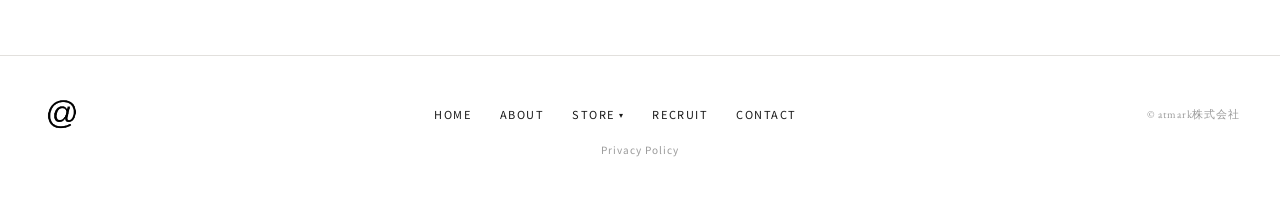
<file: store/namba/index.html>
<!DOCTYPE html>
<html lang="ja">

<head>
  <meta charset="UTF-8">
  <meta name="viewport" content="width=device-width, initial-scale=1.0">
  <title>大阪・難波のアサイーボウル専門店 | 難波本店 @atmark</title>
  <meta name="description" content="難波駅近く。大阪・難波のアサイーボウル＆グリークヨーグルト専門店 @atmark 難波本店。Wi-Fi・コンセント完備でゆっくりお過ごしいただけます。年中無休11:00〜22:00営業。テイクアウト・デリバリー対応。ぜひご来店ください。">
  <link rel="canonical" href="https://atmarkgroup.com/store/namba/">
  <meta property="og:type" content="restaurant">
  <meta property="og:url" content="https://atmarkgroup.com/store/namba/">
  <meta property="og:site_name" content="@atmark">
  <meta property="og:title" content="大阪・難波のアサイーボウル専門店 | 難波本店 @atmark">
  <meta property="og:description" content="難波駅近く。大阪・難波のアサイーボウル＆グリークヨーグルト専門店 @atmark 難波本店。Wi-Fi・コンセント完備でゆっくりお過ごしいただけます。年中無休11:00〜22:00営業。テイクアウト・デリバリー対応。ぜひご来店ください。">
  <meta property="og:image" content="https://atmarkgroup.com/images/store/namba/interior-01.jpg">
  <meta name="twitter:card" content="summary_large_image">
  <link rel="preconnect" href="https://fonts.googleapis.com">
  <link rel="preconnect" href="https://fonts.gstatic.com" crossorigin>
  <link
    href="https://fonts.googleapis.com/css2?family=DM+Serif+Display:ital@0;1&family=EB+Garamond:ital,wght@0,400;0,500;1,400&family=Noto+Sans+JP:wght@300;400;500&family=Noto+Serif+JP:wght@200;300;400;500&display=swap"
    rel="stylesheet">
  <link rel="icon" href="../../images/common/favicon.png" type="image/png">
  <link rel="stylesheet" href="../../css/style.css">
  <script src="../../js/loading.js" defer></script>
  <script type="application/ld+json">
  {
    "@context": "https://schema.org",
    "@type": "Restaurant",
    "name": "atmark 難波本店",
    "image": "https://atmarkgroup.com/images/store/namba/interior-01.jpg",
    "url": "https://atmarkgroup.com/store/namba/",
    "address": {
      "@type": "PostalAddress",
      "streetAddress": "難波四丁目2-16 1階",
      "addressLocality": "大阪市中央区",
      "addressRegion": "大阪府",
      "postalCode": "542-0076",
      "addressCountry": "JP"
    },
    "openingHoursSpecification": {
      "@type": "OpeningHoursSpecification",
      "dayOfWeek": ["Monday","Tuesday","Wednesday","Thursday","Friday","Saturday","Sunday"],
      "opens": "11:00",
      "closes": "22:00"
    },
    "priceRange": "¥¥",
    "servesCuisine": ["アサイーボウル", "グリークヨーグルト"],
    "sameAs": "https://www.instagram.com/atmark.namba"
  }
  </script>
</head>

<body class="is-store">
  <script src="../../js/header.js"></script>

  <section id="main-content" class="hero-sub" aria-label="難波本店">
    <img class="hero-sub__img" src="../../images/common/hero.jpg" alt="" loading="eager" width="1800" height="1234">
    <div class="hero-sub__overlay">
      <p class="hero-sub__label">STORE</p>
      <h1 class="hero-sub__title">難波本店</h1>
      <p class="hero-sub__en">NAMBA</p>
    </div>
  </section>

  <section class="store-lead">
    <h2 class="store-lead__title">ふらっと立ち寄れる、<br>くつろぎのカウンター席。</h2>
    <span class="store-lead__divider" aria-hidden="true"></span>
    <p class="store-lead__body">ナチュラルウッドを基調とした落ち着いた空間で、ほっとひと息でもゆっくりとお過ごしいただけます。</p>
  </section>

  <section class="info">
    <div class="container">
      <h2 class="section-head">
        <span class="section-head__title">STORE INFORMATION</span>
        <span class="section-head__rule" aria-hidden="true"></span>
      </h2>
      <div class="info__grid">
        <dl class="info__list">
          <div class="info__row">
            <span class="info__icon" aria-hidden="true">
              <svg viewBox="0 0 24 24" fill="none" stroke="currentColor" stroke-width="1.5" stroke-linecap="round"
                stroke-linejoin="round">
                <path d="M12 21s-7-6.2-7-12a7 7 0 0 1 14 0c0 5.8-7 12-7 12z" />
                <circle cx="12" cy="9" r="2.5" />
              </svg>
            </span>
            <dt>住所</dt>
            <dd>〒542-0076<br>大阪府大阪市中央区難波四丁目2-16 1階</dd>
          </div>
          <div class="info__row">
            <span class="info__icon" aria-hidden="true">
              <svg viewBox="0 0 24 24" fill="none" stroke="currentColor" stroke-width="1.5" stroke-linecap="round"
                stroke-linejoin="round">
                <rect x="6" y="3" width="12" height="14" rx="2" />
                <path d="M6 13h12" />
                <circle cx="9" cy="15.5" r="0.8" fill="currentColor" />
                <circle cx="15" cy="15.5" r="0.8" fill="currentColor" />
                <path d="M8 17l-2 4M16 17l2 4" />
              </svg>
            </span>
            <dt>アクセス</dt>
            <dd>なんば駅 徒歩1分</dd>
          </div>
          <div class="info__row">
            <span class="info__icon" aria-hidden="true">
              <svg viewBox="0 0 24 24" fill="none" stroke="currentColor" stroke-width="1.5" stroke-linecap="round"
                stroke-linejoin="round">
                <circle cx="12" cy="12" r="9" />
                <path d="M12 7v5l3.5 2" />
              </svg>
            </span>
            <dt>営業時間</dt>
            <dd>11:00 - 22:00（L.O 21:30）</dd>
          </div>
          <div class="info__row">
            <span class="info__icon" aria-hidden="true">
              <svg viewBox="0 0 24 24" fill="none" stroke="currentColor" stroke-width="1.5" stroke-linecap="round"
                stroke-linejoin="round">
                <rect x="3.5" y="5" width="17" height="15" rx="2" />
                <path d="M3.5 10h17M8 3v4M16 3v4" />
              </svg>
            </span>
            <dt>定休日</dt>
            <dd>年中無休</dd>
          </div>
        </dl>
        <div class="info__map">
          <div class="map">
            <iframe
              src="https://www.google.com/maps/embed?pb=!1m18!1m12!1m3!1d3281.5299171510837!2d135.4997013!3d34.6665729!2m3!1f0!2f0!3f0!3m2!1i1024!2i768!4f13.1!3m3!1m2!1s0x6000e713239d6dd3%3A0x17dd10c4dd9ac913!2z44CSNTQyLTAwNzYg5aSn6Ziq5bqc5aSn6Ziq5biC5Lit5aSu5Yy66Zuj5rOi77yU5LiB55uu77yS4oiS77yR77yW!5e0!3m2!1sja!2sjp!4v1778089447158!5m2!1sja!2sjp"
              loading="lazy" referrerpolicy="no-referrer-when-downgrade" allowfullscreen title="難波本店地図"></iframe>
          </div>
          <a href="https://maps.app.goo.gl/HsUGo1XBPDw9HSW96?g_st=ic" target="_blank" rel="noopener noreferrer"
            class="btn btn--ghost">
            Google Mapで見る
            <svg viewBox="0 0 24 24" width="14" height="14" fill="none" stroke="currentColor" stroke-width="1.8"
              aria-hidden="true">
              <path d="M7 17L17 7M9 7h8v8" />
            </svg>
          </a>
        </div>
      </div>
    </div>
  </section>

  <section class="gallery">
    <div class="container">
      <h2 class="section-head">
        <span class="section-head__title">GALLERY</span>
        <span class="section-head__rule" aria-hidden="true"></span>
      </h2>
      <div class="gallery__grid">
        <figure><img src="../../images/store/namba/interior-01.jpg" alt="難波本店 店内" loading="lazy" width="1108" height="1477"></figure>
        <figure><img src="../../images/store/namba/interior-01.jpg" alt="難波本店 内装" loading="lazy" width="1108" height="1477"></figure>
        <figure><img src="../../images/store/namba/interior-01.jpg" alt="難波本店 雰囲気" loading="lazy" width="1108" height="1477"></figure>
      </div>
    </div>
  </section>

  <section class="features">
    <div class="container">
      <h2 class="section-head">
        <span class="section-head__title">FEATURES</span>
        <span class="section-head__rule" aria-hidden="true"></span>
      </h2>
      <ul class="features__grid">
        <li class="feat">
          <span class="feat__icon" aria-hidden="true">
            <svg viewBox="0 0 48 48" fill="none" stroke="currentColor" stroke-width="2" stroke-linecap="round"
              stroke-linejoin="round">
              <path d="M6 18a26 26 0 0 1 36 0" />
              <path d="M12 25a17 17 0 0 1 24 0" />
              <path d="M18 32a8 8 0 0 1 12 0" />
              <circle cx="24" cy="39" r="2.2" fill="currentColor" stroke="none" />
            </svg>
          </span>
          <p class="feat__en">FREE Wi-Fi</p>
          <p class="feat__ja">Wi-Fi完備</p>
        </li>
        <li class="feat">
          <span class="feat__icon" aria-hidden="true">
            <svg viewBox="0 0 48 48" fill="none" stroke="currentColor" stroke-width="2" stroke-linecap="round"
              stroke-linejoin="round">
              <path d="M18 6v9" />
              <path d="M30 6v9" />
              <path d="M13 15h22v8a11 11 0 0 1-22 0z" />
              <path d="M24 34v8" />
            </svg>
          </span>
          <p class="feat__en">POWER OUTLET</p>
          <p class="feat__ja">全席コンセント完備</p>
        </li>
        <li class="feat">
          <span class="feat__icon" aria-hidden="true">
            <svg viewBox="0 0 48 48" fill="none" stroke="currentColor" stroke-width="2" stroke-linecap="round"
              stroke-linejoin="round">
              <path d="M11 16h26l-2 26a2 2 0 0 1-2 2H15a2 2 0 0 1-2-2z" />
              <path d="M17 16a7 7 0 0 1 14 0" />
            </svg>
          </span>
          <p class="feat__en">TAKE OUT</p>
          <p class="feat__ja">テイクアウトOK</p>
        </li>
        <li class="feat">
          <span class="feat__icon" aria-hidden="true">
            <svg viewBox="0 0 48 48" fill="none" stroke="currentColor" stroke-width="2" stroke-linecap="round"
              stroke-linejoin="round">
              <circle cx="11" cy="33" r="10" />
              <circle cx="37" cy="33" r="10" />
              <path d="M11 33 L24 33 L21 17 Z" />
              <path d="M24 33 L32 17" />
              <path d="M21 17 L32 17" />
              <path d="M32 17 L37 33" />
              <path d="M32 17 L34 10 Q36 8 39 11" />
              <path d="M18 16 L24 16" />
            </svg>
          </span>
          <p class="feat__en">DELIVERY</p>
          <p class="feat__ja">デリバリー対応</p>
        </li>
        <li class="feat">
          <span class="feat__icon" aria-hidden="true">
            <svg viewBox="0 0 48 48" fill="none" stroke="currentColor" stroke-width="2" stroke-linecap="round"
              stroke-linejoin="round">
              <circle cx="24" cy="24" r="18" />
              <path d="M24 14v10l7 4" />
            </svg>
          </span>
          <p class="feat__en">LONG STAY OK</p>
          <p class="feat__ja">長時間滞在OK</p>
        </li>
      </ul>
    </div>
  </section>

  <div class="store-ig">
    <a href="https://www.instagram.com/atmark.namba?igsh=NGFpMzlpNWIzMTg4" target="_blank" rel="noopener noreferrer">
      <svg viewBox="0 0 24 24" width="18" height="18" fill="none" stroke="currentColor" stroke-width="1.5">
        <rect x="3" y="3" width="18" height="18" rx="5" />
        <circle cx="12" cy="12" r="4" />
        <circle cx="17.5" cy="6.5" r="0.6" fill="currentColor" />
      </svg>
      Instagramをフォロー
    </a>
  </div>

  <section class="other-stores">
    <div class="container">
      <div class="other-stores__head">
        <p class="other-stores__label">OTHER STORES</p>
        <span class="other-stores__rule"></span>
      </div>
      <div class="other-stores__tiles">
        <a href="../nakazakicho/index.html" class="other-stores__tile">
          <div class="other-stores__tile-img">
            <img src="../../images/store/nakazakicho/interior-01.jpg" alt="中崎町店" loading="lazy" width="1179" height="1167">
          </div>
          <div class="other-stores__tile-body">
            <p class="other-stores__tile-en">NAKAZAKICHO</p>
            <p class="other-stores__tile-ja">中崎町店</p>
            <span class="other-stores__tile-link">VIEW STORE →</span>
          </div>
        </a>
        <a href="../fukuoka/index.html" class="other-stores__tile">
          <div class="other-stores__tile-img">
            <img src="../../images/store/fukuoka/exterior-01.jpg" alt="福岡店" loading="lazy" width="1108" height="1477">
          </div>
          <div class="other-stores__tile-body">
            <p class="other-stores__tile-en">FUKUOKA</p>
            <p class="other-stores__tile-ja">福岡店</p>
            <span class="other-stores__tile-link">VIEW STORE →</span>
          </div>
        </a>
      </div>
    </div>
  </section>


  <script src="../../js/footer.js"></script>

  <script src="../../js/nav.js" defer></script>
</body>

</html>
</file>
<file: css/style.css>
/* =========================================================
   @atmark コーポレートサイト — style.css
   Design C ベース: 右寄せ Hero / 浮かびカード / 超大余白
   ========================================================= */

/* ---------------------------------------------------------
   1. Variables
   --------------------------------------------------------- */
:root {
  --bg:           #FFFFFF;
  --surface:      #FFFFFF;
  --text:         #1a1a1a;
  --text-soft:    #555555;
  --text-mute:    #999999;
  --accent:       #7E3FA1;
  --accent-light: #EBDCF3;
  --border:       #E2E0DD;

  --font-serif:    'Noto Serif JP', 'Yu Mincho', '游明朝', 'Hiragino Mincho ProN', serif;
  --font-garamond: 'EB Garamond', 'Georgia', serif;
  --font-dm:       'DM Serif Display', 'Georgia', serif;
  --font-sans:     'Noto Sans JP', 'Yu Gothic', '游ゴシック', 'Hiragino Sans', sans-serif;

  --sp-xs: 24px;
  --sp-s:  40px;
  --sp-m:  64px;
  --sp-l:  96px;
  --sp-xl: 128px;

  --container:      1200px;
  --container-wide: 1400px;

  --white:        #fff;
  --overlay-dark: #111;
  --surface-warm: #F0EFEC;
  --surface-gray: #e6e6e6;
  --surface-ceo:  #EBEBEB;
  --accent-hover: #7c5cbf;
}

/* ---------------------------------------------------------
   2. Reset / Base
   --------------------------------------------------------- */
*, *::before, *::after { box-sizing: border-box; }
html { -webkit-text-size-adjust: 100%; scroll-behavior: smooth; }
body {
  margin: 0;
  background: var(--bg);
  color: var(--text);
  font-family: var(--font-sans);
  font-size: 13px;
  line-height: 1.7;
  -webkit-font-smoothing: antialiased;
  -moz-osx-font-smoothing: grayscale;
}
body.is-store { background: var(--bg); }

img { display: block; max-width: 100%; height: auto; }
a { color: inherit; text-decoration: none; }
ul, ol { list-style: none; margin: 0; padding: 0; }
dl, dd { margin: 0; }
button { font: inherit; cursor: pointer; border: none; }
.skip-link {
  position: absolute;
  top: -40px;
  left: 0;
  background: var(--accent);
  color: var(--white);
  padding: 8px 16px;
  font-size: 13px;
  text-decoration: none;
  z-index: 9999;
  transition: top 0.2s;
}
.skip-link:focus { top: 0; }

/* Focus visible (A3) */
:focus-visible {
  outline: 2px solid var(--accent);
  outline-offset: 3px;
  border-radius: 2px;
}
:focus:not(:focus-visible) { outline: none; }

.container {
  max-width: var(--container);
  margin: 0 auto;
  padding: 0 var(--sp-s);
}

/* ---------------------------------------------------------
   3. Logo
   --------------------------------------------------------- */
.logo { display: inline-flex; align-items: center; }
.logo__img { height: 44px; width: auto; display: block; }
.logo--sm .logo__img { height: 36px; }

/* ---------------------------------------------------------
   4. Header & Navigation
   --------------------------------------------------------- */
.header {
  position: fixed;
  top: 0; left: 0; right: 0;
  height: 80px;
  background: rgba(255,255,255,0.96);
  backdrop-filter: blur(8px);
  -webkit-backdrop-filter: blur(8px);
  border-bottom: 1px solid rgba(0,0,0,0.06);
  z-index: 100;
}
body.is-store .header {
  background: rgba(255,255,255,0.96);
  border-bottom: 1px solid var(--border);
}
.header__inner {
  max-width: var(--container-wide);
  margin: 0 auto;
  height: 100%;
  padding: 0 0 0 var(--sp-s);
  display: flex;
  align-items: center;
  justify-content: space-between;
  gap: var(--sp-s);
}

.nav { display: flex; align-items: center; gap: var(--sp-s); }
.nav__list { display: flex; align-items: center; gap: 32px; }
.nav__list a {
  font-size: 12px;
  font-weight: 400;
  letter-spacing: 0.16em;
  color: var(--text);
  padding: 6px 0;
  position: relative;
  transition: color 0.2s;
}
.nav__list a:hover { color: var(--accent); }
.nav__list a.is-active { color: var(--accent); }
.nav__list a.is-active::after {
  content: "";
  position: absolute;
  left: 0; right: 0; bottom: -2px;
  height: 1.5px;
  background: var(--accent);
}
.nav__caret { font-size: 8px; opacity: 0.6; margin-left: 3px; }

/* Dropdown */
.nav__item--dd { position: relative; }
.nav__dropdown {
  position: absolute;
  top: 100%;
  left: 50%;
  transform: translateX(-50%) translateY(-4px);
  background: var(--surface);
  border: 1px solid var(--border);
  min-width: 136px;
  padding: 14px 0 8px;
  opacity: 0;
  visibility: hidden;
  transition: opacity 0.2s ease, transform 0.2s ease;
  box-shadow: 0 8px 28px rgba(0,0,0,0.07);
  z-index: 200;
}
.nav__item--dd:hover .nav__dropdown {
  opacity: 1;
  visibility: visible;
  transform: translateX(-50%) translateY(0);
}
.nav__dropdown li a {
  display: block;
  padding: 9px 20px;
  font-size: 12px;
  letter-spacing: 0.06em;
  transition: color 0.15s;
}
.nav__dropdown li a:hover { color: var(--accent); }
.nav__dropdown li a.is-active {
  color: var(--accent);
  font-weight: 500;
}

/* Instagram icon */
.nav__ig {
  display: inline-flex;
  align-items: center;
  justify-content: center;
  color: var(--accent);
  transition: color 0.2s;
}
.nav__ig svg { width: 26px; height: 26px; }
.nav__ig:hover { opacity: 0.7; }

/* Hamburger */
.nav__hamburger {
  display: none;
  flex-direction: column;
  justify-content: center;
  gap: 5px;
  background: none;
  border: none;
  padding: 4px;
  cursor: pointer;
  z-index: 301;
}
.nav__hamburger span {
  display: block;
  width: 22px;
  height: 1.5px;
  background: var(--text);
  transition: transform 0.25s, opacity 0.25s;
}

/* Drawer */
.nav__drawer {
  position: fixed;
  top: 0;
  right: 0;
  width: 280px;
  height: 100vh;
  background: var(--bg);
  z-index: 300;
  padding: 72px 40px 40px;
  transform: translateX(100%);
  transition: transform 0.3s ease;
}
.nav__drawer.is-open { transform: translateX(0); }
.nav__drawer-close {
  position: absolute;
  top: 20px;
  right: 20px;
  background: none;
  border: none;
  color: var(--text-mute);
  cursor: pointer;
  padding: 4px;
  display: flex;
  align-items: center;
}
.nav__drawer-close:hover { color: var(--accent); }
.nav__drawer-list {
  list-style: none;
  padding: 0;
  margin: 0;
}
.nav__drawer-list li { border-bottom: 1px solid var(--border); }
.nav__drawer-list a {
  display: block;
  padding: 18px 0;
  font-size: 12px;
  letter-spacing: 0.24em;
  color: var(--text);
  text-decoration: none;
  transition: color 0.15s;
}
.nav__drawer-list a:hover { color: var(--accent); }
.nav__drawer-list a.is-active { color: var(--accent); }

/* Overlay */
.nav__overlay {
  display: none;
  position: fixed;
  inset: 0;
  background: rgba(0,0,0,0.35);
  z-index: 290;
}
.nav__overlay.is-open { display: block; }

/* ---------------------------------------------------------
   5. Footer
   --------------------------------------------------------- */
.footer {
  background: var(--bg);
  border-top: 1px solid var(--border);
  padding: var(--sp-s) 0;
  margin-top: var(--sp-s);
}
body.is-store .footer { background: var(--bg); }
.footer__inner {
  max-width: var(--container-wide);
  margin: 0 auto;
  padding: 0 var(--sp-s);
  display: grid;
  grid-template-columns: auto 1fr auto;
  align-items: center;
  gap: var(--sp-s);
}
.footer__nav ul {
  display: flex;
  justify-content: center;
  flex-wrap: wrap;
  gap: 28px;
}
.footer__nav a {
  font-size: 11px;
  font-weight: 400;
  letter-spacing: 0.14em;
  transition: color 0.2s;
}
.footer__nav a:hover { color: var(--accent); }
.footer__bottom {
  text-align: center;
  padding: 6px 0 14px;
}
.footer__privacy-link {
  font-size: 10px;
  letter-spacing: 0.1em;
  color: var(--text-mute, #888);
  text-decoration: none;
  transition: color 0.2s;
}
.footer__privacy-link:hover { color: var(--accent-hover); }
.cta-privacy {
  display: block;
  margin-top: 16px;
  font-size: 8px;
  letter-spacing: 0.08em;
  color: var(--text-mute, #888);
  text-decoration: none;
  transition: color 0.2s;
}
.cta-privacy:hover { color: var(--accent-hover); }
.footer__copy {
  margin: 0;
  font-size: 11px;
  letter-spacing: 0.08em;
  color: var(--text-mute);
  font-family: var(--font-garamond);
}

/* ---------------------------------------------------------
   6. Section heading (shared)
   --------------------------------------------------------- */
.section-head {
  display: flex;
  align-items: center;
  gap: var(--sp-xs);
  margin: 0 0 var(--sp-m);
}
.section-head__title {
  font-size: 13px;
  font-weight: 500;
  letter-spacing: 0.2em;
  white-space: nowrap;
  color: var(--accent);
}
.section-head__rule {
  flex: 1;
  height: 1px;
  background: var(--accent);
}

/* ---------------------------------------------------------
   7. HOME — Hero C (Design C: 右寄せ 80% + 左パネル)
   --------------------------------------------------------- */
.hero-c {
  position: relative;
  height: 100vh;
  min-height: 600px;
  padding-top: 80px;
  display: flex;
  flex-direction: row-reverse;
}
.hero-c__visual {
  width: 80%;
  height: 100%;
  overflow: hidden;
  flex-shrink: 0;
}
.hero-c__visual img {
  width: 100%;
  height: 100%;
  object-fit: cover;
  object-position: center 30%;
  animation: heroZoomOut 9s ease forwards;
}
@keyframes heroZoomOut {
  from { transform: scale(1.06); }
  to   { transform: scale(1); }
}
.hero-c__side {
  flex: 1;
  display: flex;
  flex-direction: column;
  align-items: center;
  justify-content: center;
  background: var(--bg);
  gap: 28px;
}
.hero-c__side-text {
  writing-mode: vertical-rl;
  font-family: var(--font-dm);
  font-style: italic;
  font-size: 11px;
  letter-spacing: 0.22em;
  color: var(--text-mute);
}
.hero-c__side-line {
  width: 1px;
  height: 80px;
  background: var(--border);
}
.hero-c__side-brand {
  writing-mode: vertical-rl;
  font-family: var(--font-garamond);
  font-size: 10px;
  letter-spacing: 0.3em;
  color: var(--text-mute);
}

/* ---------------------------------------------------------
   8. HOME — Concept card (Hero に重なる白カード)
   --------------------------------------------------------- */
.concept-wrap {
  position: relative;
  margin-top: -120px;
  z-index: 10;
  padding: 0 var(--sp-s) 160px;
}
.concept {
  max-width: 1100px;
  margin: 0 auto;
  background: var(--surface-warm);
  padding: 72px 80px;
  display: grid;
  grid-template-columns: 1fr 2px 1.6fr;
  gap: 64px;
  align-items: start;
  box-shadow: 0 4px 48px rgba(0,0,0,0.05);
}
.concept__kicker {
  display: block;
  font-family: var(--font-garamond);
  font-size: 11px;
  letter-spacing: 0.36em;
  color: var(--text-mute);
  margin-bottom: 24px;
}
.concept__heading {
  margin: 0;
  font-family: var(--font-serif);
  font-size: clamp(28px, 3.2vw, 44px);
  font-weight: 200;
  line-height: 2;
  letter-spacing: 0.12em;
  color: var(--text);
}
.concept__divider {
  background: var(--border);
  align-self: stretch;
}
.concept__sub {
  display: block;
  font-family: var(--font-dm);
  font-style: italic;
  font-size: 11px;
  letter-spacing: 0.24em;
  color: var(--accent);
  margin-bottom: 20px;
}
.concept__body {
  margin: 0;
  font-family: var(--font-serif);
  font-size: 14px;
  font-weight: 300;
  line-height: 2.4;
  letter-spacing: 0.06em;
  color: var(--text-soft);
}

/* ---------------------------------------------------------
   9. HOME — Store teaser
   --------------------------------------------------------- */
.stores {
  padding: 0 0 var(--sp-l);
}
.stores__grid {
  display: grid;
  grid-template-columns: repeat(3, 1fr);
  gap: var(--sp-xs);
  margin-top: 0;
}
.store-card {
  background: var(--surface);
  border: 1px solid var(--border);
  overflow: hidden;
  position: relative;
  transition: box-shadow 0.3s ease;
  cursor: pointer;
}
.store-card:hover { box-shadow: 0 8px 32px rgba(0,0,0,0.08); }
.store-card__img {
  aspect-ratio: 3 / 2;
  overflow: hidden;
}
.store-card__img img {
  width: 100%;
  height: 100%;
  object-fit: cover;
  transition: transform 0.6s ease;
}
.store-card:hover .store-card__img img { transform: scale(1.04); }
.store-card__body { padding: 20px 24px 28px; }
.store-card__name {
  font-family: var(--font-serif);
  font-size: 16px;
  font-weight: 300;
  margin: 0 0 6px;
  letter-spacing: 0.06em;
}
.store-card__address {
  font-size: 11px;
  color: var(--text-mute);
  margin: 0 0 16px;
  letter-spacing: 0.04em;
}
.store-card__link {
  display: inline-flex;
  align-items: center;
  gap: 6px;
  font-family: var(--font-garamond);
  font-size: 11px;
  letter-spacing: 0.22em;
  color: var(--accent);
  border-bottom: 1px solid var(--accent-light);
  padding-bottom: 2px;
  transition: border-color 0.2s;
}
.store-card__link::after {
  content: '';
  position: absolute;
  inset: 0;
}
.store-card:hover .store-card__link { border-color: var(--accent); }

/* ---------------------------------------------------------
   10. HOME — Page navigation
   --------------------------------------------------------- */
.page-nav .container {
  display: grid;
  grid-template-columns: repeat(3, 1fr);
  border-top: 1px solid var(--border);
}
.page-nav__item {
  display: flex;
  flex-direction: column;
  gap: 20px;
  padding: 56px 48px 52px;
  border-right: 1px solid var(--border);
  border-bottom: 1px solid var(--border);
  text-decoration: none;
  color: var(--text);
  transition: background 0.25s;
}
.page-nav__item:last-child { border-right: none; }
.page-nav__item:hover { background: var(--surface); }
.page-nav__en {
  font-family: var(--font-garamond);
  font-size: 11px;
  letter-spacing: 0.32em;
  color: var(--accent);
}
.page-nav__rule {
  display: block;
  width: 24px;
  height: 1px;
  background: var(--accent);
}
.page-nav__title {
  margin: 0 0 10px;
  font-family: var(--font-serif);
  font-size: 22px;
  font-weight: 300;
  letter-spacing: 0.1em;
}
.page-nav__desc {
  margin: 0;
  font-size: 13px;
  font-weight: 300;
  line-height: 2;
  color: var(--text-soft);
}
.page-nav__arrow {
  margin-top: auto;
  font-family: var(--font-garamond);
  font-size: 18px;
  color: var(--accent);
  transition: transform 0.2s;
}
.page-nav__item:hover .page-nav__arrow { transform: translateX(4px); }

/* ---------------------------------------------------------
   11. HOME / STORE — Features
   --------------------------------------------------------- */
.features {
  padding: var(--sp-s) 0 var(--sp-l);
  margin-bottom: 80px;
}
.features__grid {
  display: grid;
  grid-template-columns: repeat(5, 1fr);
  gap: var(--sp-s);
}
.feat {
  display: flex;
  flex-direction: column;
  align-items: center;
  gap: 6px;
  text-align: center;
}
.feat__icon {
  display: inline-flex;
  align-items: center;
  justify-content: center;
  width: 76px;
  height: 76px;
  margin-bottom: 10px;
  color: var(--accent);
}
.feat__icon svg { width: 48px; height: 48px; }
.feat__en {
  margin: 0;
  font-size: 12px;
  font-weight: 600;
  letter-spacing: 0.16em;
  color: var(--text);
}
.feat__ja {
  margin: 0;
  font-size: 11px;
  font-weight: 400;
  letter-spacing: 0.06em;
  color: var(--text-soft);
}

/* ---------------------------------------------------------
   11. Sub-page hero (ABOUT / RECRUIT / CONTACT / STORE)
   --------------------------------------------------------- */
.hero-sub {
  position: relative;
  height: clamp(300px, 38vw, 460px);
  overflow: hidden;
  background: var(--overlay-dark);
  margin-top: 80px;
}
.hero-sub__img {
  width: 100%;
  height: 100%;
  object-fit: cover;
  object-position: center 35%;
  opacity: 0.7;
  animation: heroZoomOut 9s ease forwards;
}
.hero-sub__overlay {
  position: absolute;
  left: clamp(32px, 6vw, 80px);
  bottom: clamp(36px, 5.5vw, 64px);
  color: var(--white);
  text-shadow: 0 1px 18px rgba(0,0,0,0.3);
}
.hero-sub__label {
  margin: 0 0 14px;
  font-family: var(--font-garamond);
  font-size: 10px;
  letter-spacing: 0.44em;
  opacity: 0.75;
}
.hero-sub__title {
  margin: 0 0 8px;
  font-family: var(--font-serif);
  font-size: clamp(32px, 5vw, 60px);
  font-weight: 300;
  letter-spacing: 0.24em;
  line-height: 1;
}
.hero-sub__en {
  margin: 0;
  font-family: var(--font-garamond);
  font-size: clamp(12px, 1.4vw, 16px);
  font-weight: 400;
  letter-spacing: 0.3em;
  opacity: 0.75;
}

/* ---------------------------------------------------------
   12. Sub-page lead
   --------------------------------------------------------- */
.page-lead {
  text-align: center;
  padding: clamp(72px, 10vw, 120px) var(--sp-s);
  background: var(--surface);
}
.page-lead--tight {
  padding-bottom: 24px;
}
.page-lead__title {
  margin: 0 auto 32px;
  font-family: var(--font-serif);
  font-size: clamp(20px, 2.4vw, 28px);
  font-weight: 300;
  line-height: 1.9;
  letter-spacing: 0.12em;
}
.page-lead__rule {
  display: block;
  width: 1px;
  height: 56px;
  background: var(--text-mute);
  margin: 0 auto 32px;
}
.page-lead__body {
  margin: 0 auto;
  max-width: 560px;
  font-family: var(--font-serif);
  font-size: 13px;
  font-weight: 300;
  line-height: 2.2;
  color: var(--text-soft);
  letter-spacing: 0.04em;
}

/* ---------------------------------------------------------
   13. STORE pages — Store Info
   --------------------------------------------------------- */
.store-lead {
  text-align: center;
  padding: var(--sp-l) var(--sp-s);
  background: var(--surface);
}
.store-lead__title {
  margin: 0 auto;
  font-family: var(--font-serif);
  font-weight: 400;
  font-size: clamp(20px, 2.4vw, 28px);
  letter-spacing: 0.12em;
  line-height: 1.9;
  color: var(--text);
}
.store-lead__divider {
  display: block;
  width: 1px;
  height: 56px;
  background: var(--text-mute);
  margin: var(--sp-xs) auto;
}
.store-lead__body {
  margin: 0 auto;
  font-size: 13px;
  line-height: 2;
  color: var(--text-soft);
  letter-spacing: 0.04em;
}

.info { padding: var(--sp-s) 0 var(--sp-l); }
.info__grid {
  display: grid;
  grid-template-columns: 1fr 1.4fr;
  gap: var(--sp-m);
  align-items: start;
}
.info__list {
  display: flex;
  flex-direction: column;
  gap: 32px;
}
.info__row {
  display: grid;
  grid-template-columns: 44px 80px 1fr;
  gap: 16px;
  align-items: center;
  padding-bottom: 20px;
  border-bottom: 1px solid var(--border);
}
.info__icon {
  display: inline-flex;
  align-items: center;
  justify-content: center;
  width: 24px; height: 24px;
  color: var(--accent);
}
.info__row dt {
  font-size: 11px;
  font-weight: 500;
  letter-spacing: 0.18em;
  color: var(--text-mute);
}
.info__row dd {
  font-size: 15px;
  font-weight: 400;
  letter-spacing: 0.06em;
}

/* Map */
.info__map { display: flex; flex-direction: column; align-items: flex-end; gap: var(--sp-xs); }
.map {
  position: relative;
  width: 100%;
  height: 360px;
  background: var(--surface-gray);
  overflow: hidden;
}
.map iframe {
  width: 100%;
  height: 100%;
  border: 0;
  filter: grayscale(0.6) contrast(1.05);
}
.map__pin {
  position: absolute;
  top: 50%; left: 50%;
  transform: translate(-50%,-50%);
  display: inline-flex;
  align-items: center;
  gap: 8px;
  pointer-events: none;
  z-index: 2;
}
.map__mark {
  display: inline-flex;
  align-items: center;
  justify-content: center;
  width: 32px; height: 32px;
  border-radius: 50%;
  background: var(--accent);
  color: var(--white);
  font-family: var(--font-serif);
  font-size: 18px;
  box-shadow: 0 2px 6px rgba(0,0,0,0.18);
}
.map__label {
  font-family: var(--font-serif);
  font-size: 16px;
  font-weight: 500;
  background: rgba(250,250,250,0.88);
  padding: 2px 8px;
  letter-spacing: 0.04em;
}

/* Button */
.btn {
  display: inline-flex;
  align-items: center;
  gap: 8px;
  padding: 12px 24px;
  font-size: 13px;
  font-weight: 500;
  letter-spacing: 0.1em;
  border-radius: 2px;
  transition: all 0.2s;
  cursor: pointer;
}
.btn--ghost {
  background: var(--surface);
  color: var(--text);
  border: 1px solid var(--border);
}
.btn--ghost:hover {
  background: var(--accent-light);
  border-color: var(--accent);
  color: var(--accent);
}
.btn--solid {
  background: var(--text);
  color: var(--white);
  border: 1px solid var(--text);
}
.btn--solid:hover { background: var(--accent); border-color: var(--accent); }

/* Gallery */
.gallery { padding: var(--sp-s) 0 var(--sp-l); }
.gallery__grid {
  display: grid;
  grid-template-columns: repeat(3, 1fr);
  gap: var(--sp-xs);
}
.gallery__grid figure {
  margin: 0;
  aspect-ratio: 4/3;
  overflow: hidden;
  background: var(--surface-gray);
  position: relative;
}
.gallery__grid figure::after {
  content: '';
  position: absolute;
  inset: 0;
  background: linear-gradient(to bottom, transparent 55%, rgba(20,15,10,0.28) 100%);
  pointer-events: none;
  transition: opacity 0.4s ease;
}
.gallery__grid figure:hover::after { opacity: 0.4; }
.gallery__grid img {
  width: 100%;
  height: 100%;
  object-fit: cover;
  transition: transform 0.5s ease, filter 0.5s ease;
  filter: brightness(0.93) saturate(0.85);
}
.gallery__grid figure:hover img {
  transform: scale(1.03);
  filter: brightness(1) saturate(1);
}

/* Other Stores */
.other-stores {
  padding: var(--sp-m) 0 var(--sp-l);
}
.other-stores__head {
  text-align: center;
  margin-bottom: 40px;
}
.other-stores__label {
  font-size: 11px;
  letter-spacing: 0.3em;
  color: var(--text-mute);
  margin: 0 0 10px;
}
.other-stores__rule {
  display: block;
  width: 1px;
  height: 40px;
  background: var(--border);
  margin: 0 auto;
}
.other-stores__tiles {
  display: grid;
  grid-template-columns: 1fr 1fr;
  gap: 60px;
  max-width: 50%;
  margin: 0 auto;
}
.other-stores__tile {
  display: block;
  text-decoration: none;
  color: inherit;
  overflow: hidden;
}
.other-stores__tile-img {
  aspect-ratio: 1 / 1;
  overflow: hidden;
}
.other-stores__tile-img img {
  width: 100%;
  height: 100%;
  object-fit: cover;
  transition: transform 0.5s ease;
  display: block;
}
.other-stores__tile:hover .other-stores__tile-img img {
  transform: scale(1.04);
}
.other-stores__tile-body {
  padding: 14px 4px 0;
}
.other-stores__tile-en {
  font-size: 10px;
  letter-spacing: 0.24em;
  color: var(--text-mute);
  margin: 0 0 4px;
}
.other-stores__tile-ja {
  font-family: var(--font-serif);
  font-size: 15px;
  font-weight: 400;
  letter-spacing: 0.08em;
  color: var(--text);
  margin: 0 0 6px;
}
.other-stores__tile-link {
  font-size: 10px;
  letter-spacing: 0.16em;
  color: var(--text-mute);
  display: inline-flex;
  align-items: center;
  gap: 6px;
  transition: color 0.2s, gap 0.2s;
}
.other-stores__tile:hover .other-stores__tile-link {
  color: var(--accent);
  gap: 10px;
}
@media (max-width: 1023px) {
  .other-stores__tiles {
    max-width: 75%;
    gap: 40px;
  }
}
@media (max-width: 767px) {
  .other-stores__tiles {
    max-width: 100%;
    gap: 32px;
  }
}

/* Instagram CTA in store */
.store-ig {
  padding: var(--sp-s) 0 var(--sp-m);
  text-align: center;
  margin-top: -100px;
}
.store-ig a {
  display: inline-flex;
  align-items: center;
  gap: 10px;
  padding: 14px 32px;
  border: 1px solid var(--border);
  font-family: var(--font-garamond);
  font-size: 13px;
  letter-spacing: 0.2em;
  color: var(--text);
  transition: all 0.2s;
}
.store-ig a:hover { border-color: var(--accent); color: var(--accent); }

/* ---------------------------------------------------------
   14. ABOUT — CEO Message
   --------------------------------------------------------- */
.ceo-section {
  background: var(--bg);
  overflow: hidden;
}
.ceo-section__head {
  max-width: var(--container);
  margin: 0 auto;
  padding: 0px 64px 48px;
}

.ceo-upper {
  background: var(--surface-ceo);
  position: relative;
  display: flex;
  align-items: flex-end;
  min-height: 520px;
  overflow: hidden;
}
.ceo-upper__photo {
  flex: 0 0 44%;
  align-self: stretch;
  position: relative;
  background: var(--surface-ceo);
  min-height: 480px;
  overflow: hidden;
}
.ceo-upper__photo img {
  width: 100%;
  height: 100%;
  object-fit: contain;
  object-position: bottom center;
  display: block;
  transform: translateX(50px);
}
.ceo-upper__quote-wrap {
  flex: 1;
  padding: 80px 72px 80px 56px;
  display: flex;
  flex-direction: column;
  justify-content: center;
}
.ceo-upper__quote {
  font-family: var(--font-serif);
  font-size: clamp(20px, 2.4vw, 30px);
  font-weight: 300;
  line-height: 2;
  letter-spacing: 0.1em;
  color: var(--text);
  margin: 0;
}

.ceo-lower {
  background: var(--bg);
  padding: 64px 64px 80px;
  max-width: var(--container);
  margin: -56px auto 0;
  position: relative;
  z-index: 1;
  box-shadow: 0 -2px 24px rgba(0,0,0,0.04);
}
.ceo-body-grid {
  display: grid;
  grid-template-columns: 1fr 1fr;
  gap: 64px;
  margin-bottom: 64px;
}
.ceo-body__col {
  font-family: var(--font-serif);
  font-size: 13px;
  font-weight: 300;
  line-height: 2.3;
  letter-spacing: 0.05em;
  color: var(--text-soft);
}
.ceo-body__col p { margin: 0 0 1.8em; }
.ceo-body__col p:last-child { margin: 0; }
.ceo-closing-inner__text {
  font-family: var(--font-garamond);
  font-size: clamp(16px, 1.8vw, 20px);
  font-style: italic;
  line-height: 1.9;
  color: var(--accent);
  margin: 1.6em 0 0;
}
.ceo-footer {
  display: flex;
  align-items: flex-end;
  justify-content: flex-end;
}
.ceo-sns { display: flex; align-items: center; gap: 20px; justify-content: flex-end; margin-top: 12px; }
.ceo-sns__link {
  display: inline-flex;
  align-items: center;
  font-size: 11px;
  letter-spacing: 0.22em;
  color: var(--accent);
  text-decoration: none;
  transition: opacity 0.2s;
}
.ceo-sns__link:hover { opacity: 0.65; }
.ceo-footer__sig { text-align: right; }
.ceo-footer__sig-title {
  font-size: 11px;
  letter-spacing: 0.22em;
  color: var(--text-mute);
  margin: 0 0 6px;
}
.ceo-footer__sig-name {
  font-family: var(--font-serif);
  font-size: 26px;
  font-weight: 400;
  letter-spacing: 0.16em;
  color: var(--text);
  margin: 0;
}

/* ---------------------------------------------------------
   14. ABOUT — Company table
   --------------------------------------------------------- */
.about-content {
  padding: var(--sp-m) 0 var(--sp-l);
  background: var(--surface);
}
.about-content .container,
.about-map .container {
  padding-left: 64px;
  padding-right: 64px;
}
.corp-table {
  width: 100%;
  border-collapse: collapse;
}
.corp-table tr { border-bottom: 1px solid var(--border); }
.corp-table tr:first-child { border-top: 1px solid var(--border); }
.corp-table th {
  width: 180px;
  padding: 22px 16px;
  text-align: left;
  font-size: 11px;
  font-weight: 500;
  letter-spacing: 0.18em;
  color: var(--text-mute);
  vertical-align: top;
  white-space: nowrap;
}
.corp-table td {
  padding: 22px 16px;
  font-size: 14px;
  letter-spacing: 0.04em;
  line-height: 1.8;
}

.about-map { padding: 0 0 var(--sp-l); background: var(--surface); }
.about-map .map { height: 320px; }
.about-map .map-actions { margin-top: 16px; text-align: right; }

/* ---------------------------------------------------------
   15. RECRUIT
   --------------------------------------------------------- */
/* ---- Privacy Policy ---- */
.privacy-content {
  padding: var(--sp-m) 0 var(--sp-xl);
}
.privacy-body {
  max-width: 720px;
  margin: 0 auto;
}
.privacy-intro {
  margin-bottom: var(--sp-m);
  line-height: 1.9;
  font-size: 0.9rem;
  color: var(--text);
}
.privacy-section {
  margin-bottom: var(--sp-m);
  padding-bottom: var(--sp-m);
  border-bottom: 1px solid var(--border);
}
.privacy-section:last-of-type {
  border-bottom: none;
}
.privacy-section__title {
  font-size: 0.85rem;
  font-weight: 500;
  letter-spacing: 0.06em;
  margin-bottom: 12px;
  color: var(--text);
}
.privacy-section p {
  font-size: 0.85rem;
  line-height: 1.9;
  color: var(--text);
  margin-bottom: 8px;
}
.privacy-section ul {
  margin: 8px 0 0 1.2em;
  padding: 0;
}
.privacy-section ul li {
  font-size: 0.85rem;
  line-height: 1.9;
  color: var(--text);
}
.privacy-address {
  font-style: normal;
  margin-top: 12px;
}
.privacy-address p {
  margin-bottom: 4px;
}
.privacy-address a {
  color: var(--text);
  text-decoration: underline;
}
.privacy-date {
  margin-top: var(--sp-m);
  font-size: 0.8rem;
  color: var(--text-mute, #888);
  text-align: right;
}

.recruit-content {
  padding: 0 0 var(--sp-l);
  background: var(--surface);
}
.recruit-table {
  width: 100%;
  border-collapse: collapse;
}
.recruit-table tr { border-bottom: 1px solid var(--border); }
.recruit-table tr:first-child { border-top: 1px solid var(--border); }
.recruit-table th {
  width: 200px;
  padding: 22px 16px;
  text-align: left;
  font-size: 11px;
  font-weight: 500;
  letter-spacing: 0.18em;
  color: var(--text-mute);
  vertical-align: top;
  white-space: nowrap;
}
.recruit-table td {
  padding: 22px 16px;
  font-size: 14px;
  letter-spacing: 0.04em;
  line-height: 1.9;
}
/* Vision block */
.recruit-vision {
  display: flex;
  align-items: flex-start;
  gap: 135px;
  margin-bottom: 56px;
}
.recruit-vision__img {
  flex: 0 0 46%;
  height: 300px;
  overflow: hidden;
  position: relative;
}
.recruit-vision__img::after {
  content: '';
  position: absolute;
  inset: 0;
  background: linear-gradient(135deg, rgba(250,245,235,0.18) 0%, rgba(126,63,161,0.08) 100%);
  pointer-events: none;
}
.recruit-vision__img img {
  width: 100%;
  height: 100%;
  object-fit: cover;
  object-position: center 40%;
  display: block;
  filter: brightness(0.95) saturate(0.88);
}
.recruit-vision__text {
  flex: 1;
  margin-top: 56px;
}
.recruit-vision__lead {
  font-family: var(--font-serif);
  font-size: 15px;
  font-weight: 300;
  line-height: 1.9;
  letter-spacing: 0.08em;
  color: var(--text);
  margin: 0 0 20px;
}
.recruit-vision__catches {
  list-style: none;
  padding: 0;
  margin: 0 0 20px;
}
.recruit-vision__catches li {
  font-family: var(--font-serif);
  font-size: 20px;
  font-weight: 400;
  letter-spacing: 0.08em;
  line-height: 1.9;
  color: var(--text);
  display: table;
  background: linear-gradient(transparent 60%, rgba(126, 63, 161, 0.22) 60%);
  margin-bottom: 4px;
}
.recruit-vision__tagline {
  font-family: var(--font-serif);
  font-size: 15px;
  font-weight: 300;
  letter-spacing: 0.08em;
  line-height: 1.9;
  color: var(--text);
  margin: 0 0 2px;
}
.recruit-vision__tagline--accent {
  font-family: var(--font-serif);
  font-size: 15px;
  font-weight: 300;
  color: var(--text);
  margin-bottom: 16px;
}
.recruit-vision__closing {
  font-family: var(--font-serif);
  font-size: 15px;
  font-weight: 300;
  letter-spacing: 0.1em;
  color: var(--text);
  margin: 0;
}

/* Tab bar */
.recruit-tab-bar {
  display: flex;
  width: fit-content;
  border: 1px solid var(--border);
  margin-bottom: 28px;
}
.recruit-tab-btn {
  display: flex;
  flex-direction: column;
  align-items: center;
  gap: 4px;
  padding: 18px 52px;
  font-family: var(--font-sans);
  font-size: 11px;
  font-weight: 500;
  letter-spacing: 0.28em;
  color: var(--text-mute);
  background: none;
  border: none;
  border-right: 1px solid var(--border);
  cursor: pointer;
  transition: background 0.18s, color 0.18s;
}
.recruit-tab-btn:last-child { border-right: none; }
.recruit-tab-btn__sub {
  font-size: 10px;
  letter-spacing: 0.1em;
  color: var(--text-mute);
}
.recruit-tab-btn.is-active {
  background: var(--text);
  color: var(--white);
}
.recruit-tab-btn.is-active .recruit-tab-btn__sub { color: rgba(255,255,255,0.55); }

/* Tab panels */
.recruit-tab-panel { display: none; }
.recruit-tab-panel.is-active { display: block; }

/* List + note inside recruit-table */
.recruit-table td ul { list-style: none; padding: 0; margin: 0; }
.recruit-table td ul li {
  position: relative;
  padding-left: 14px;
  margin-bottom: 5px;
  line-height: 1.7;
}
.recruit-table td ul li::before {
  content: "—";
  position: absolute;
  left: 0;
  color: var(--text-mute);
  font-size: 11px;
  top: 2px;
}
.recruit-table__note {
  margin: 8px 0 0;
  font-size: 12px;
  color: var(--text-mute);
  line-height: 1.7;
}
.recruit-table__intro {
  margin: 0 0 10px;
  font-size: 13px;
  color: var(--text-soft);
  line-height: 1.8;
}

.recruit-cta {
  padding: calc(var(--sp-m) - 50px) 0 var(--sp-l);
  text-align: center;
  background: var(--surface);
}
.recruit-cta__lead {
  margin: 0 0 40px;
  font-family: var(--font-serif);
  font-size: clamp(16px, 2vw, 22px);
  font-weight: 300;
  line-height: 2;
  letter-spacing: 0.1em;
  color: var(--text);
}
.recruit-cta p {
  margin: 0 0 28px;
  font-family: var(--font-serif);
  font-size: 15px;
  font-weight: 300;
  letter-spacing: 0.1em;
  color: var(--text-soft);
}

/* ---------------------------------------------------------
   16. CONTACT — Form
   --------------------------------------------------------- */
.contact-content {
  padding: var(--sp-m) 0 var(--sp-l);
  background: var(--surface);
}
.contact-content .container {
  text-align: center;
  padding-top: 0;
  padding-bottom: var(--sp-xl);
  margin-top: -100px;
}
.form { max-width: 680px; margin: 0 auto; }
.form__field { margin-bottom: 28px; }
.form__label {
  display: block;
  font-size: 11px;
  font-weight: 500;
  letter-spacing: 0.18em;
  color: var(--text-mute);
  margin-bottom: 8px;
}
.form__label .req {
  color: var(--accent);
  margin-left: 4px;
  font-size: 10px;
}
.form__label .opt {
  color: var(--text-mute);
  margin-left: 4px;
  font-size: 10px;
}
.form__input,
.form__select,
.form__textarea {
  width: 100%;
  padding: 12px 16px;
  border: 1px solid var(--border);
  background: var(--surface);
  color: var(--text);
  font-family: var(--font-sans);
  font-size: 14px;
  outline: none;
  border-radius: 0;
  -webkit-appearance: none;
  transition: border-color 0.2s;
}
.form__input:focus,
.form__select:focus,
.form__textarea:focus { border-color: var(--accent); }
.form__select-wrap { position: relative; }
.form__select-wrap::after {
  content: "▾";
  position: absolute;
  right: 14px;
  top: 50%;
  transform: translateY(-50%);
  font-size: 10px;
  color: var(--text-mute);
  pointer-events: none;
}
.form__textarea { min-height: 160px; resize: vertical; }
.form__radio-group { display: flex; gap: 24px; flex-wrap: wrap; }
.form__radio-label {
  display: inline-flex;
  align-items: center;
  gap: 8px;
  font-size: 14px;
  cursor: pointer;
}
.form__submit {
  display: flex;
  align-items: center;
  justify-content: center;
  width: 100%;
  padding: 18px;
  background: var(--text);
  color: var(--white);
  font-family: var(--font-sans);
  font-size: 13px;
  font-weight: 500;
  letter-spacing: 0.24em;
  cursor: pointer;
  border: none;
  transition: background 0.2s;
  margin-top: 8px;
}
.form__submit:hover { background: var(--accent); }

/* ---------------------------------------------------------
   17. Loading
   --------------------------------------------------------- */
.loading {
  position: fixed;
  inset: 0;
  z-index: 9999;
  background: var(--surface);
  display: flex;
  flex-direction: column;
  align-items: center;
  justify-content: center;
  gap: 32px;
  opacity: 1;
  transition: opacity 2.8s ease;
}
.loading--out {
  opacity: 0;
  pointer-events: none;
}
.loading__wrap {
  position: relative;
  width: 520px;
  height: 520px;
  display: flex;
  align-items: center;
  justify-content: center;
}
.loading__ring {
  position: absolute;
  border-radius: 50%;
  transform: scale(0.3);
  opacity: 0;
  transition: transform 1.4s cubic-bezier(0.2, 0, 0.1, 1),
              opacity   1.4s ease;
}
.loading__ring--1 {
  width: 340px;
  height: 340px;
  border: 3px solid rgba(126, 63, 161, 0.3);
}
.loading__ring--2 {
  width: 500px;
  height: 500px;
  border: 3px solid rgba(126, 63, 161, 0.14);
  transition-delay: 0.1s;
}
.loading__ring.expand {
  transform: scale(1);
  opacity: 1;
}
.loading__logo {
  position: relative;
  z-index: 1;
  height: 256px;
  width: auto;
  opacity: 0;
  transform: scale(0.75);
  transition: opacity 0.8s ease,
              transform 0.8s cubic-bezier(0.2, 0, 0.1, 1);
}
.loading__logo.show {
  opacity: 1;
  transform: scale(1);
}
.loading__brand {
  margin: 0;
  font-family: var(--font-garamond);
  font-size: 52px;
  letter-spacing: 0.52em;
  color: #1a1a1a;
  opacity: 0;
  transform: translateY(6px);
  transition: opacity 0.6s ease, transform 0.6s ease;
}
.loading__brand.show {
  opacity: 1;
  transform: translateY(0);
}

/* ---------------------------------------------------------
   18. Responsive
   --------------------------------------------------------- */
@media (max-width: 1023px) {
  /* Container */
  .container { padding: 0 24px; }

  /* Nav */
  .nav__list { gap: 22px; }
  .nav__list a { font-size: 11px; }

  /* Hero C */
  .hero-c__visual { width: 75%; }

  /* Concept card */
  .concept { padding: 48px 48px; gap: 40px; }

  /* Page nav */
  .page-nav__item { padding: 40px 32px; }

  /* Store teaser */
  .stores__grid { grid-template-columns: 1fr 1fr; }

  /* Info */
  .info__grid { grid-template-columns: 1fr; gap: var(--sp-s); }
  .map { height: 300px; }

  /* Gallery */
  .gallery__grid { grid-template-columns: repeat(2, 1fr); }

  /* Features */
  .features__grid { grid-template-columns: repeat(3, 1fr); row-gap: var(--sp-m); }

  /* Footer */
  .footer__inner { grid-template-columns: 1fr; text-align: center; gap: var(--sp-xs); justify-items: center; }

  /* Tables */
  .corp-table th, .recruit-table th { width: 140px; }

  /* About map */
  .recruit-cta, .contact-content {
    padding-left: var(--sp-xs);
    padding-right: var(--sp-xs);
  }
}

@media (max-width: 767px) {
  body { font-size: 13px; }
  .container { padding: 0 16px; }

  /* About */
  .about-content .container,
  .about-map .container { padding-left: 20px; padding-right: 20px; }

  /* Recruit */
  .recruit-vision { flex-direction: column; gap: 28px; }
  .recruit-vision__img { display: none; }
  .recruit-vision__text { margin-top: 0; padding-left: 0; }
  .recruit-vision__lead { font-size: 13px; }
  .recruit-vision__catches li { font-size: 16px; display: table; }
  .recruit-vision__tagline,
  .recruit-vision__tagline--accent,
  .recruit-vision__closing { font-size: 13px; }
  .recruit-cta { text-align: left; }
  .recruit-cta .btn { display: table; margin-left: auto; }
  .recruit-tab-btn { padding: 16px 28px; font-size: 10px; letter-spacing: 0.2em; }
  .recruit-tab-bar { width: 100%; }
  .recruit-tab-btn { flex: 1; justify-content: center; }
  .header__inner { padding: 0 16px; gap: 12px; }
  .logo__img { height: 36px; }
  .nav__list { display: none; }
  .nav__hamburger { display: flex; }
  .nav__ig { transform: translateX(30px); }

  .nav__list { gap: 14px; }
  .nav__list a { font-size: 10px; letter-spacing: 0.08em; }
  .nav__list li:nth-child(n+4) { display: none; }

  /* Hero C → full width on mobile */
  .hero-c { display: block; height: 70vh; }
  .hero-c__visual { width: 100%; height: 100%; }
  .hero-c__side { display: none; }

  /* Concept card */
  .concept-wrap { margin-top: -40px; padding: 0 20px 80px; }
  .concept {
    padding: 32px 28px;
    grid-template-columns: 1fr;
    gap: 24px;
  }
  .concept__divider { display: none; }
  .concept__heading { font-size: 26px; }

  /* Page nav */
  .page-nav .container { grid-template-columns: 1fr; }
  .page-nav__item { border-right: none; padding: 36px 24px; }
  .page-nav__item:last-child { border-bottom: none; }

  /* Stores */
  .stores__grid { grid-template-columns: 1fr; }

  /* Hero sub */
  .hero-sub { height: 240px; }

  /* Features */
  .features__grid { grid-template-columns: repeat(2, 1fr); row-gap: var(--sp-s); }
  .feat__icon { width: 64px; height: 64px; }

  /* Info */
  .info__row { grid-template-columns: 36px 60px 1fr; gap: 10px; }
  .info__icon { width: 20px; height: 20px; }
  .info__icon svg { width: 16px; height: 16px; }

  /* Gallery */
  .gallery__grid { grid-template-columns: 1fr; }

  /* Footer nav — 3+2 layout */
  .footer__nav ul { gap: 14px 20px; flex-wrap: wrap; max-width: 230px; }

  /* Tables */
  .corp-table th, .recruit-table th {
    display: block;
    width: 100%;
    padding-bottom: 4px;
  }
  .corp-table td, .recruit-table td {
    display: block;
    padding-top: 4px;
  }
  .corp-table tr, .recruit-table tr {
    display: block;
    padding: 16px 0;
  }

  /* Form */
  .form__radio-group { gap: 16px; }

  /* About — CEO */
  .ceo-section__head { padding: 48px 20px 32px; }
  .ceo-upper {
    flex-direction: column;
    min-height: auto;
    padding-bottom: 30px;
  }
  .ceo-upper__photo {
    flex: none;
    width: 100%;
    height: auto;
    aspect-ratio: 3 / 2;
    min-height: auto;
  }
  .ceo-upper__photo img {
    transform: translateX(0);
    object-position: center center;
  }
  .ceo-upper__quote-wrap {
    padding: 0;
    background: transparent;
  }
  .ceo-upper__quote {
    display: inline;
    background: var(--surface);
    box-decoration-break: clone;
    -webkit-box-decoration-break: clone;
    padding: 4px 10px;
    line-height: 2.4;
    font-size: 16px;
    letter-spacing: 0.06em;
  }
  .ceo-lower {
    margin: 0 auto;
    padding: 36px 20px 48px;
  }
  .ceo-body-grid {
    grid-template-columns: 1fr;
    gap: 0;
    margin-bottom: 40px;
  }
  .ceo-body__col p:last-child { margin-bottom: 1.8em; }
  .ceo-footer {
    flex-direction: column;
    align-items: flex-end;
    gap: 28px;
  }
  .ceo-footer__sig { text-align: right; }
}

/* ---- ドロワー STORE アコーディオン ---- */
.nav__drawer-store-btn {
  background: none;
  border: none;
  color: var(--text);
  font: inherit;
  font-size: 12px;
  letter-spacing: 0.24em;
  padding: 18px 0;
  cursor: pointer;
  display: flex;
  align-items: center;
  gap: 6px;
  width: 100%;
  transition: color 0.15s;
}
.nav__drawer-store-btn:hover { color: var(--accent); }
.nav__drawer-item--store { border-bottom: 1px solid var(--border); }
.nav__drawer-caret {
  font-size: 0.75em;
  transition: transform 0.2s;
}
.nav__drawer-sub {
  list-style: none;
  margin: 0;
  padding: 0;
  max-height: 0;
  overflow: hidden;
  transition: max-height 0.3s ease;
}
.nav__drawer-sub.is-open {
  max-height: 200px;
}
.nav__drawer-sub li a {
  display: block;
  padding: 10px 0 10px 16px;
  font-size: 0.8rem;
  color: inherit;
  text-decoration: none;
  letter-spacing: 0.06em;
}
.nav__drawer-sub li a:hover {
  opacity: 0.6;
}

/* ---- フッター STORE アコーディオン ---- */
.footer__nav-item--store { position: relative; }
.footer__store-btn {
  background: none;
  border: none;
  color: inherit;
  font: inherit;
  font-size: 11px;
  letter-spacing: 0.14em;
  padding: 0;
  cursor: pointer;
  display: inline-flex;
  align-items: center;
  gap: 4px;
  transition: color 0.2s;
}
.footer__store-btn:hover { color: var(--accent); }
.footer__store-caret {
  font-size: 0.7em;
  transition: transform 0.2s;
}
.footer__store-sub {
  position: absolute;
  bottom: calc(100% + 8px);
  left: 50%;
  transform: translateX(-50%);
  list-style: none;
  margin: 0;
  padding: 0;
  background: var(--bg);
  border: none;
  white-space: nowrap;
  max-height: 0;
  overflow: hidden;
  transition: max-height 0.3s ease;
  z-index: 10;
}
.footer__store-sub.is-open {
  max-height: 120px;
  padding: 8px 12px;
  border: 1px solid var(--border);
}
.footer__store-sub li a {
  display: block;
  padding: 4px 0;
  font-size: 11px;
  color: var(--text-mute, #888);
  text-decoration: none;
  letter-spacing: 0.08em;
}
.footer__store-sub li a:hover { color: var(--accent); }

@media (prefers-reduced-motion: reduce) {
  .hero-c__visual img,
  .hero-sub__img {
    animation: none;
  }
  .loading,
  .loading__ring,
  .loading__logo,
  .loading__brand {
    transition: none;
  }
  .loading__ring,
  .loading__logo,
  .loading__brand {
    transform: none;
    opacity: 1;
  }
}
</file>
